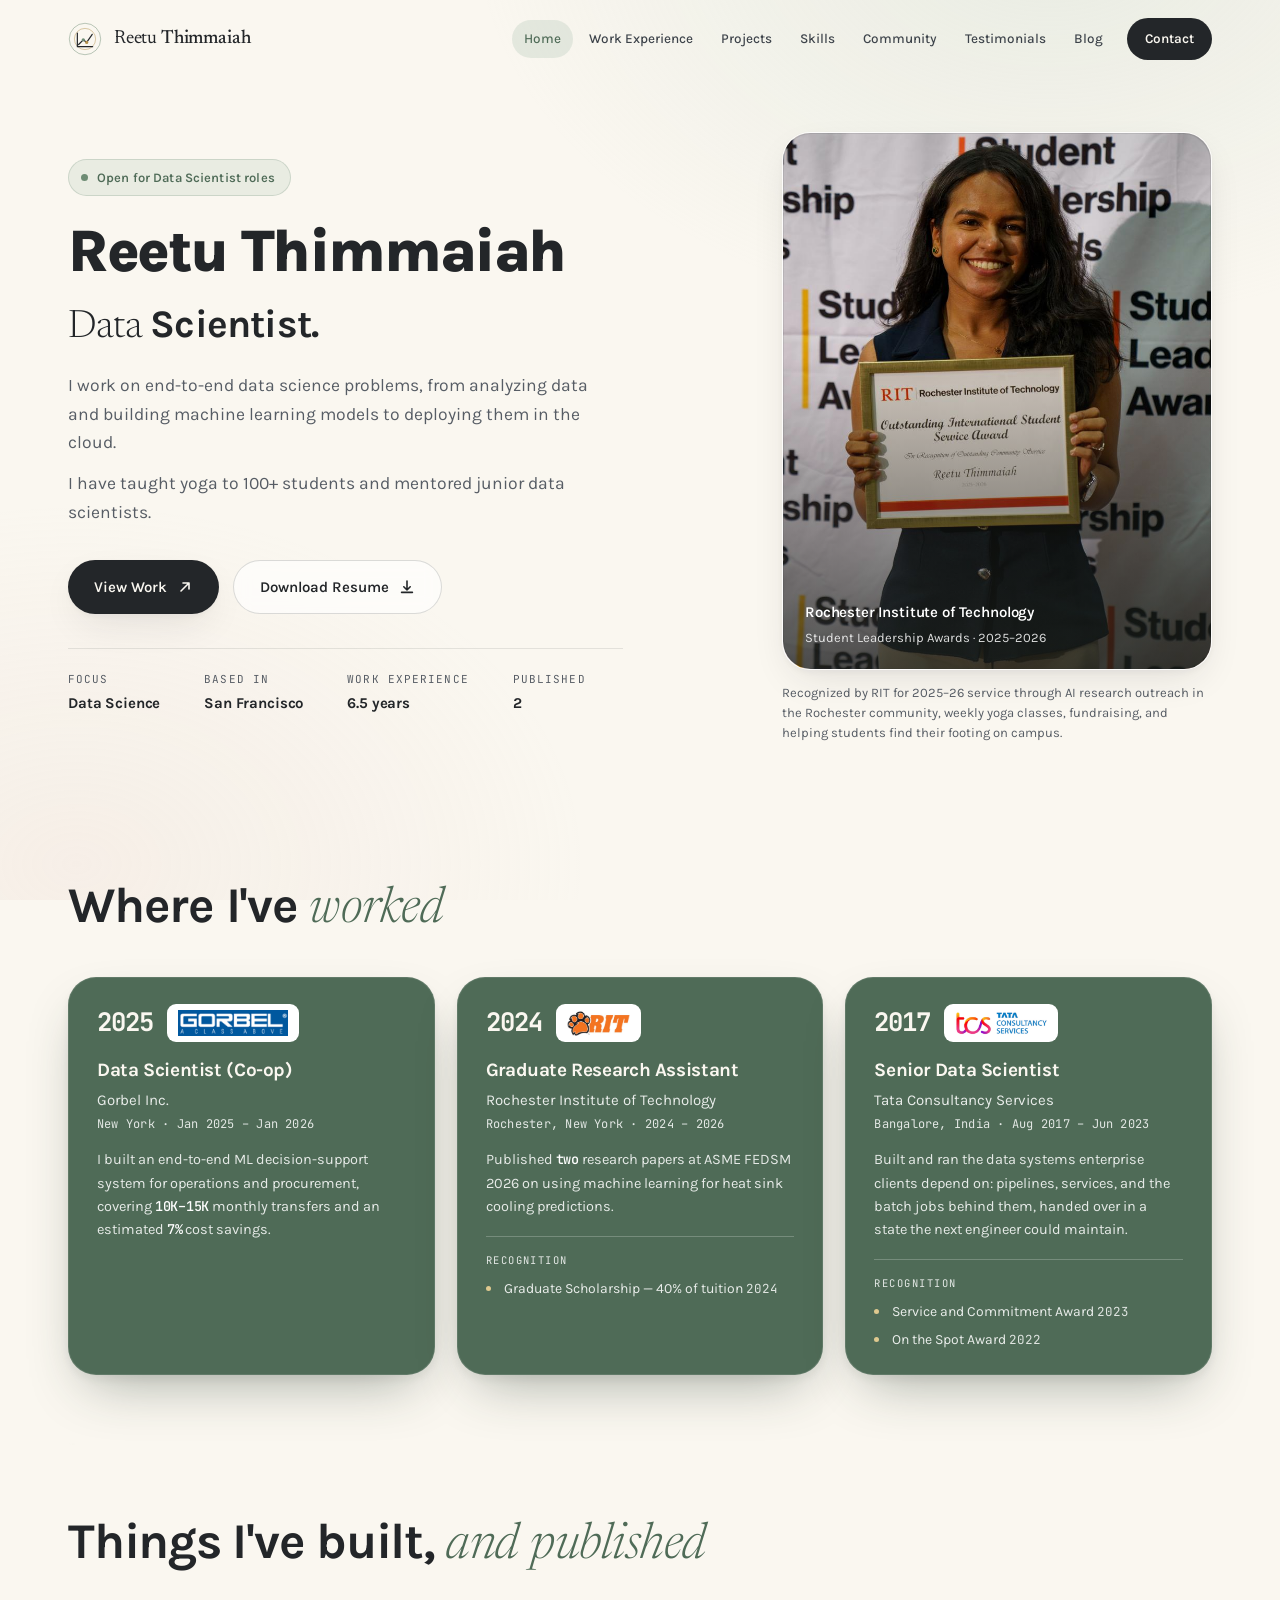
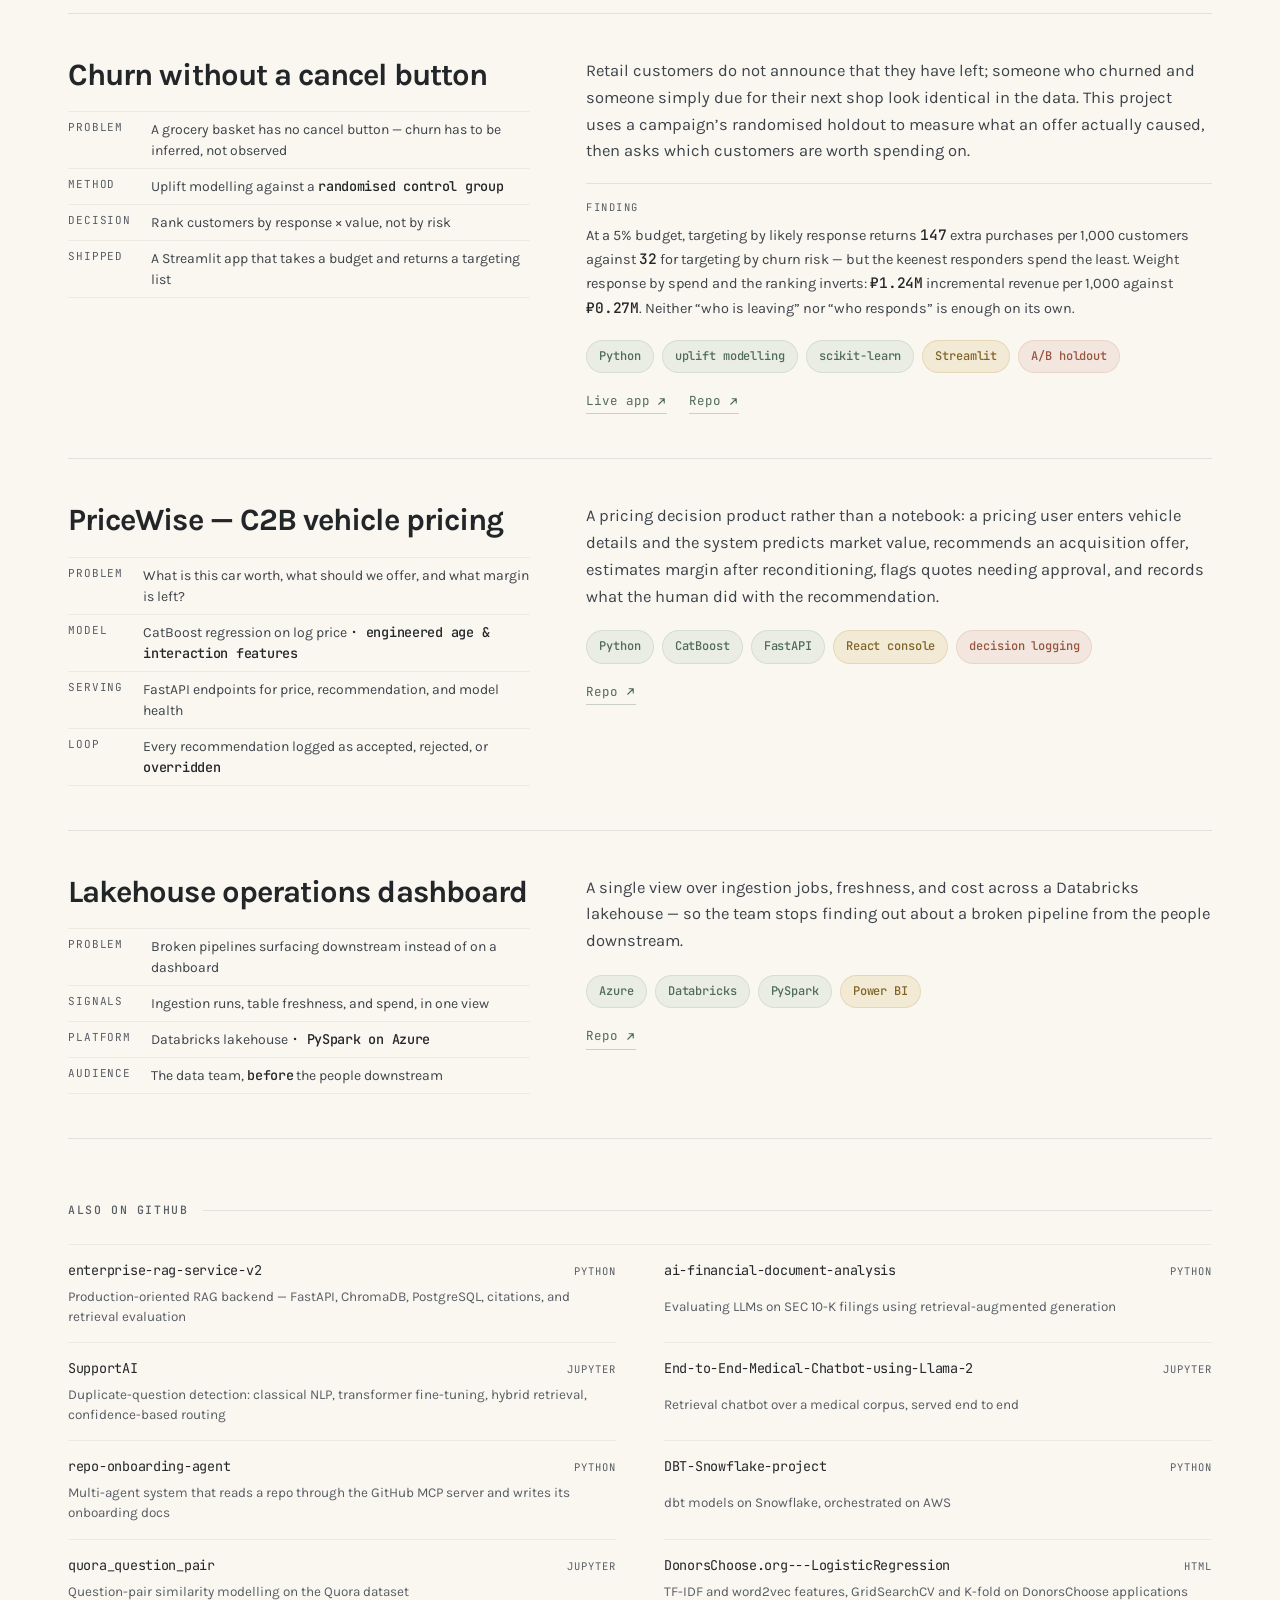
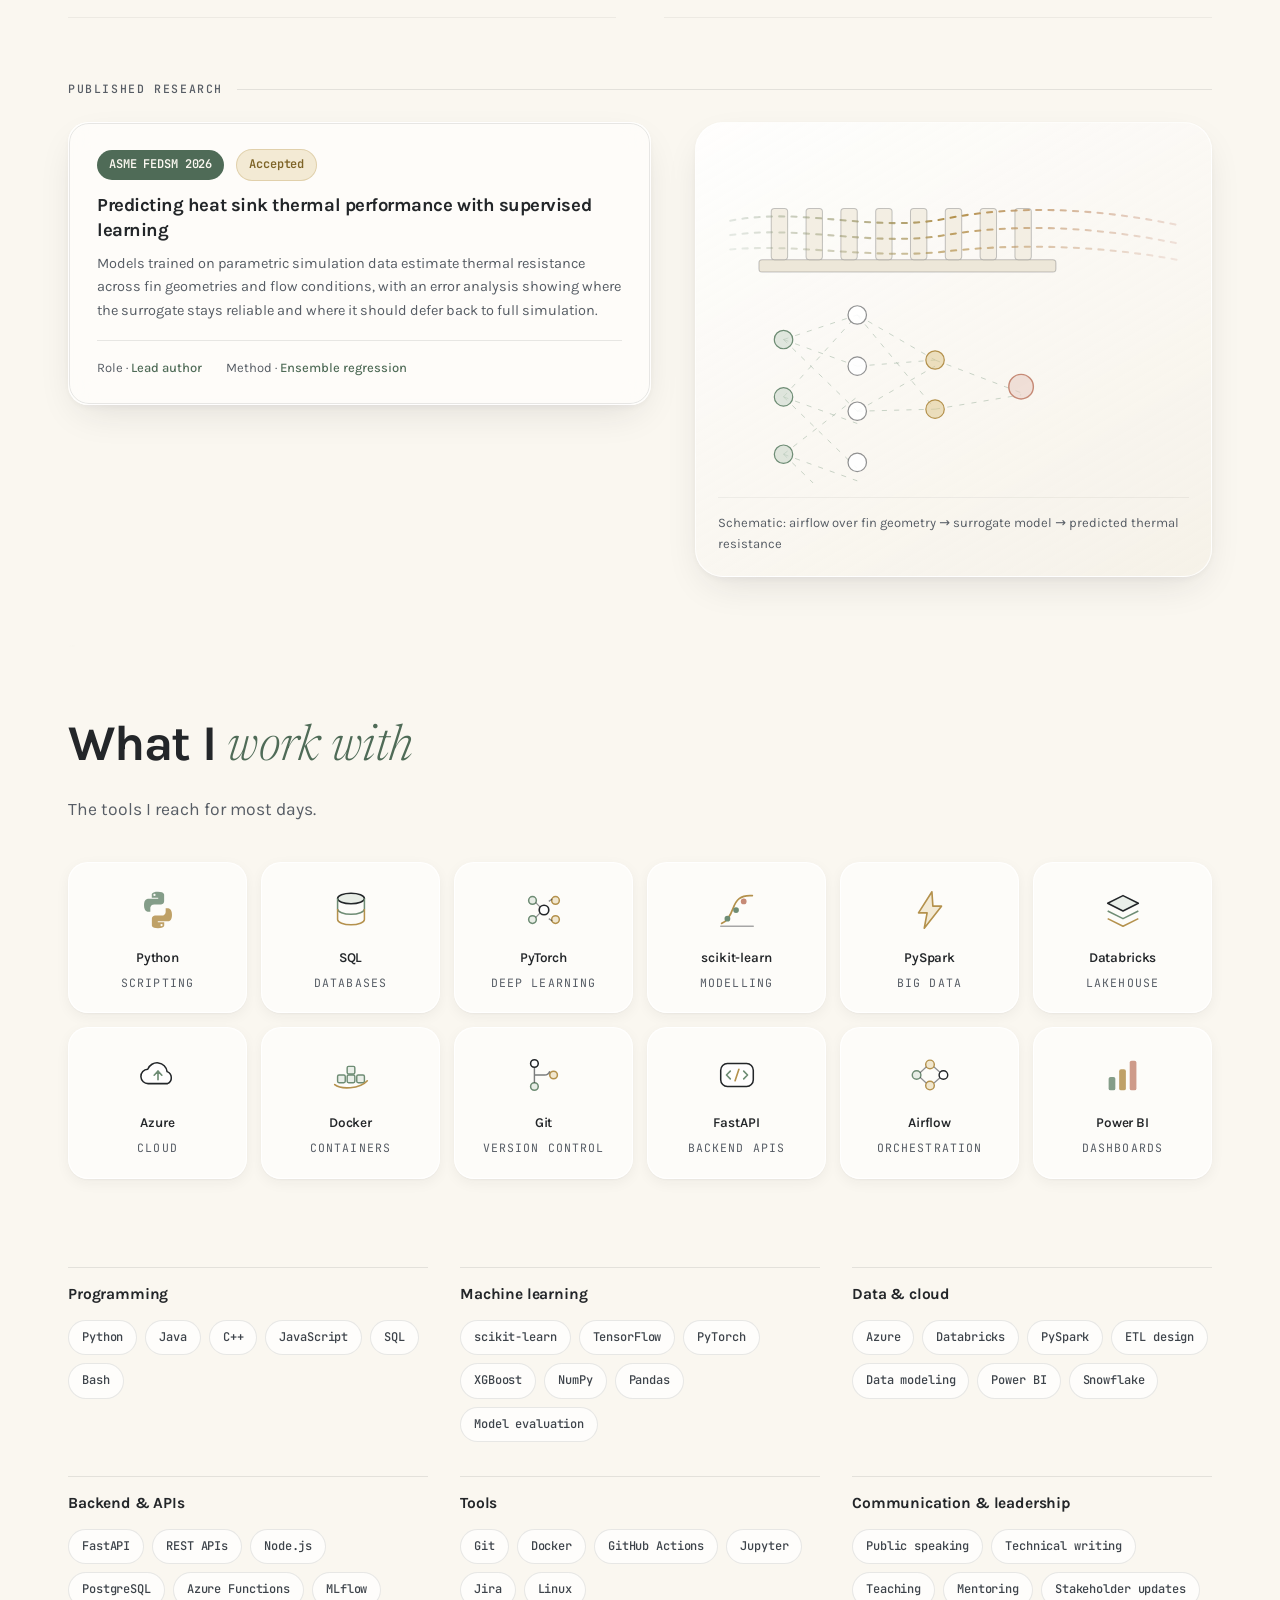
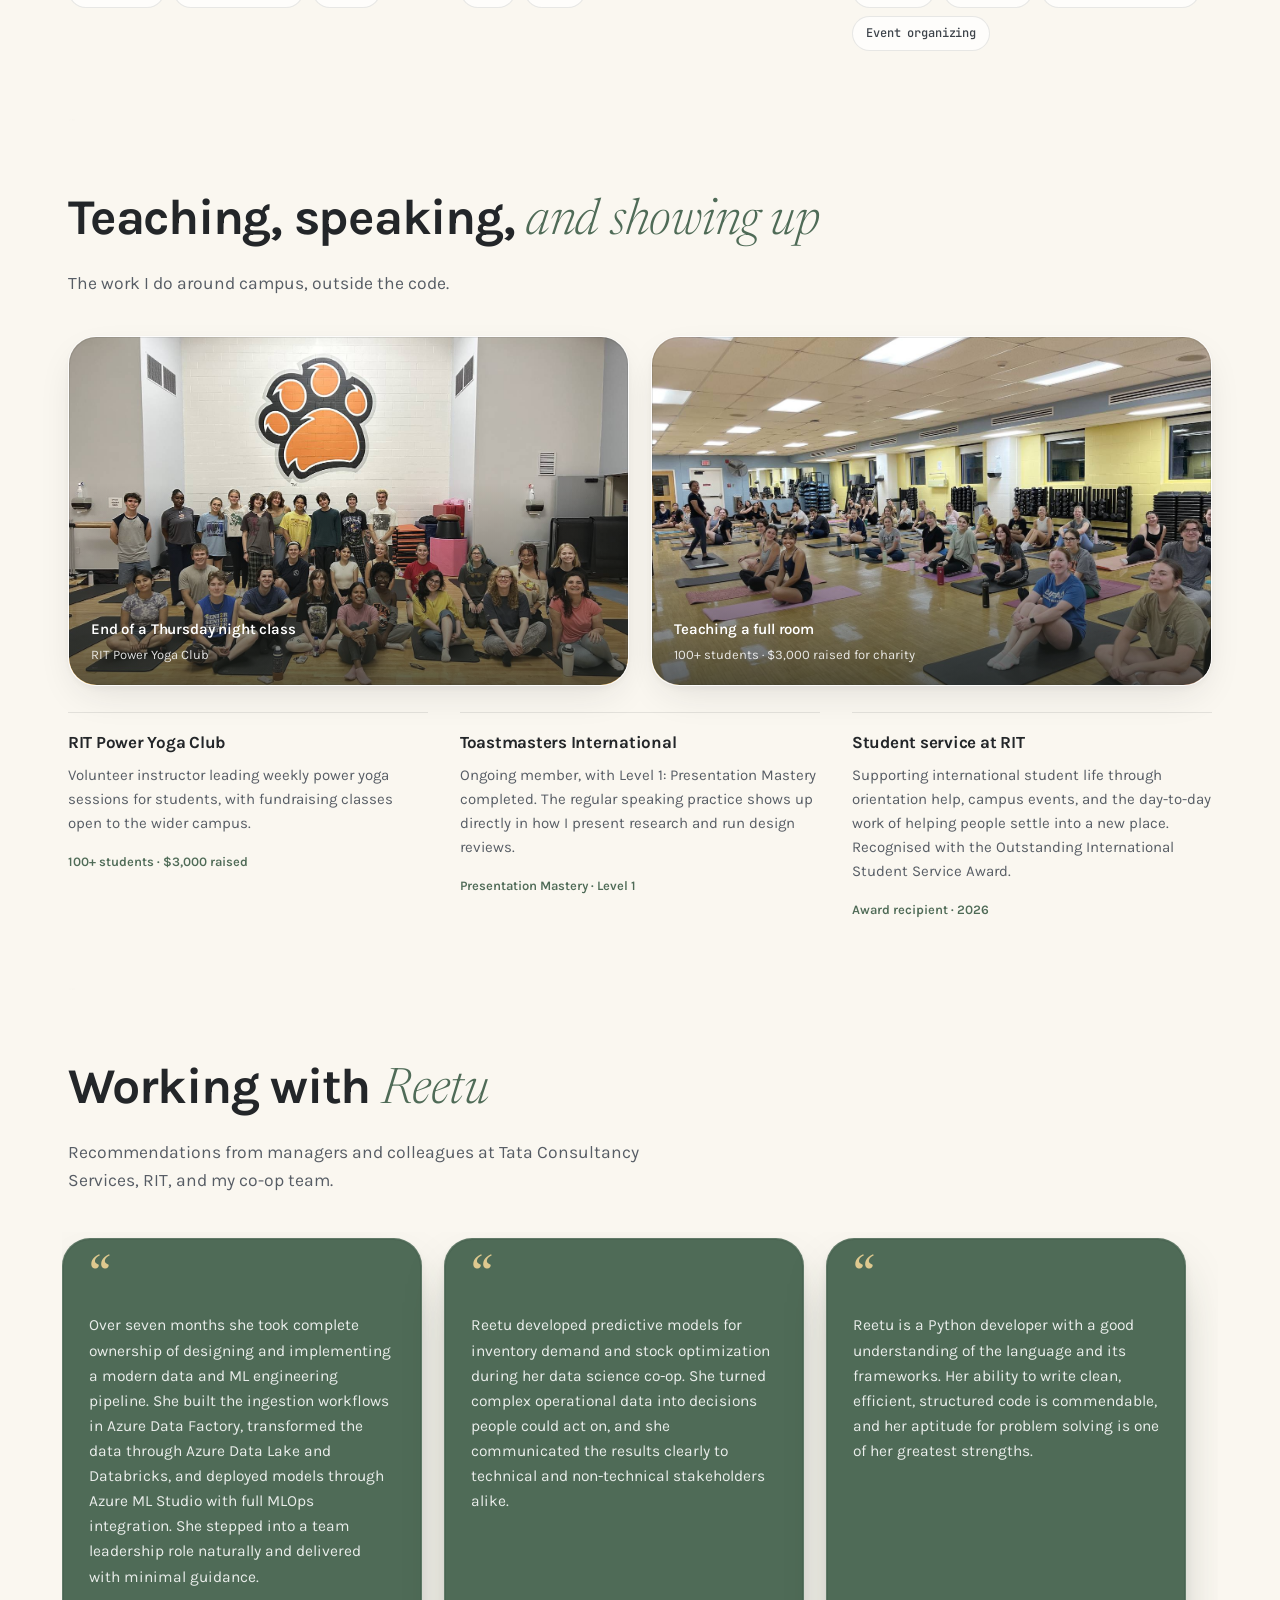
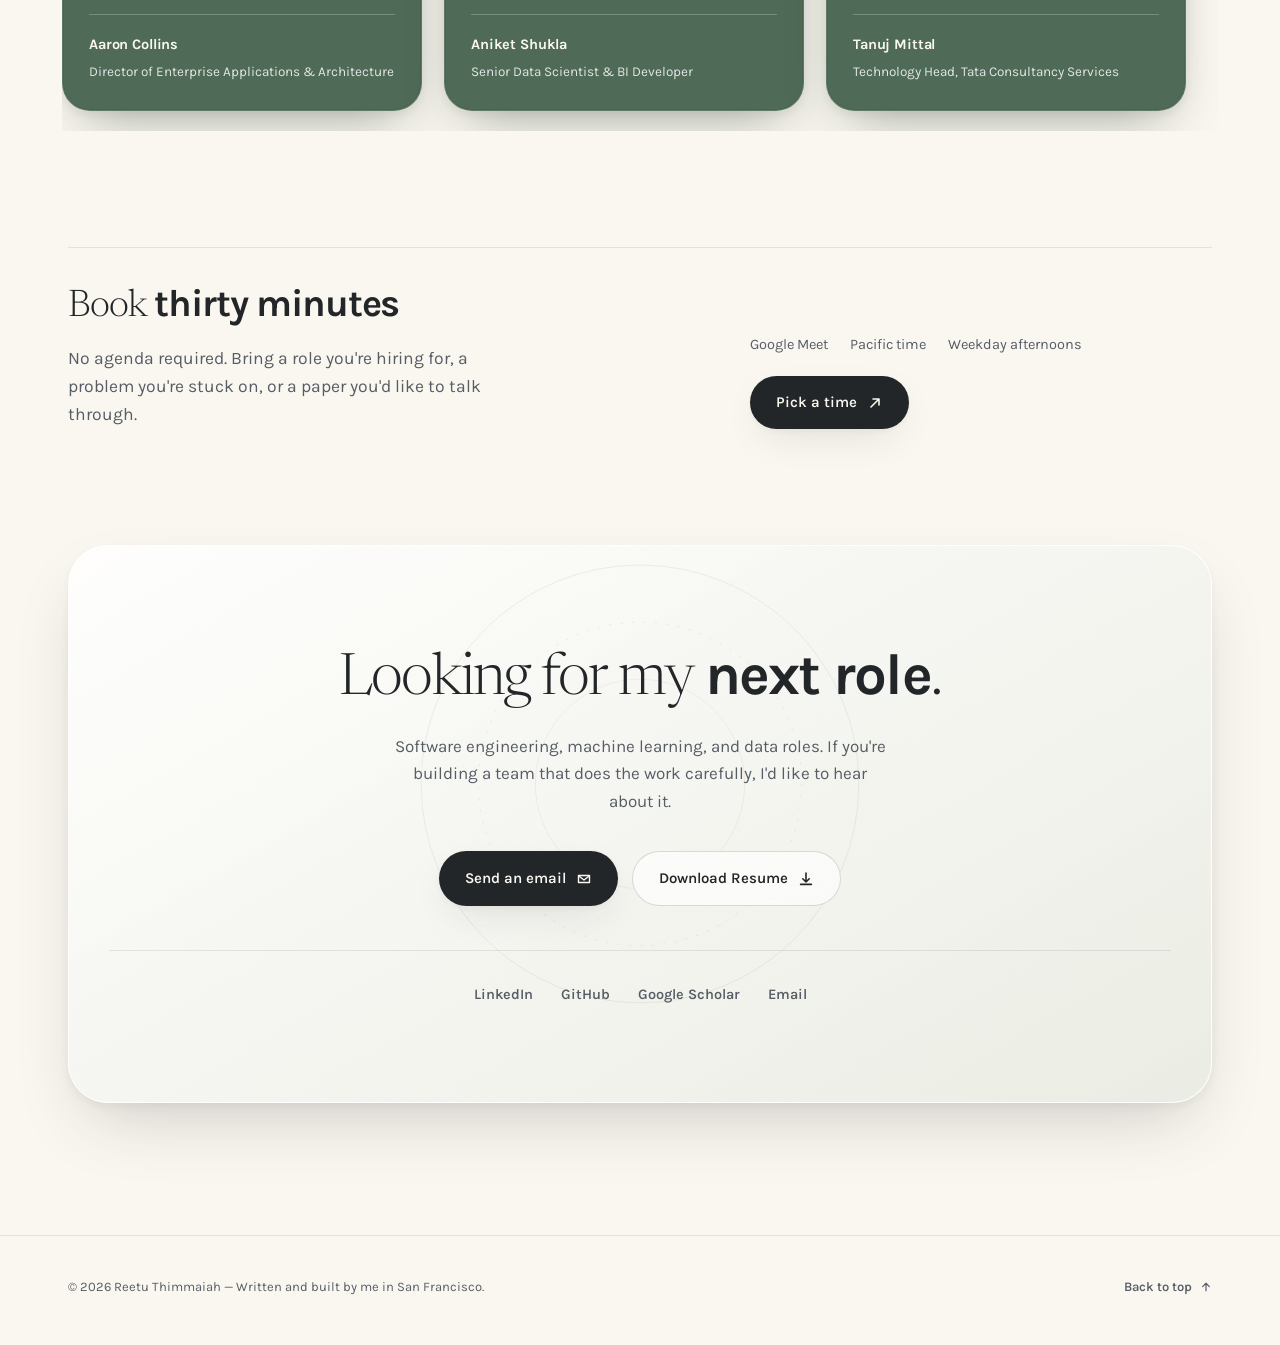
<file: index.html>
<!DOCTYPE html>
<html lang="en">
<head>
<meta charset="UTF-8">
<meta name="viewport" content="width=device-width, initial-scale=1.0">
<title>Reetu Thimmaiah — Machine Learning &amp; Data Science</title>
<meta name="description" content="Reetu Thimmaiah — machine learning engineer and data scientist. Surrogate models for thermal design, production data pipelines on Azure and Databricks, and research published at ASME FEDSM 2026.">
<link rel="canonical" href="https://datascience-portfolio-nine.vercel.app/">
<!-- Social sharing preview (LinkedIn, Facebook, Slack, etc.) -->
<meta property="og:title" content="Reetu Thimmaiah | Data Science Portfolio">
<meta property="og:description" content="Selected work in data science, machine learning, data engineering, applied AI, and research.">
<meta property="og:type" content="website">
<meta property="og:url" content="https://datascience-portfolio-nine.vercel.app/">
<meta property="og:site_name" content="Reetu Thimmaiah">
<meta property="og:image" content="https://datascience-portfolio-nine.vercel.app/images/rit-leadership-award.jpg">
<meta property="og:image:alt" content="Reetu Thimmaiah holding her Outstanding International Student Service Award certificate at RIT">
<!-- X/Twitter sharing preview -->
<meta name="twitter:card" content="summary_large_image">
<meta name="twitter:title" content="Reetu Thimmaiah | Data Science Portfolio">
<meta name="twitter:description" content="Selected work in data science, machine learning, data engineering, applied AI, and research.">
<meta name="twitter:image" content="https://datascience-portfolio-nine.vercel.app/images/rit-leadership-award.jpg">
<link rel="preconnect" href="https://fonts.googleapis.com">
<link rel="preconnect" href="https://fonts.gstatic.com" crossorigin>
<link href="https://fonts.googleapis.com/css2?family=JetBrains+Mono:wght@400;500;700&family=Karla:wght@400;500;600;700;800&family=Newsreader:ital,opsz,wght@0,6..72,300;0,6..72,400;1,6..72,300;1,6..72,400&display=swap" rel="stylesheet">
<link rel="stylesheet" href="css/tokens.css">
<link rel="stylesheet" href="css/styles.css">
<link rel="stylesheet" href="css/ds-styles.css">
</head>
<body>

<!-- ================= NAV ================= -->
<header class="nav" id="nav">
  <div class="nav__in">
    <a href="#home" class="brand" aria-label="Reetu Thimmaiah, home">
      <svg class="brand__mark" viewBox="0 0 40 40" fill="none" aria-hidden="true">
        <circle cx="20" cy="20" r="18.5" stroke="#6E8C74" stroke-width="1.1" opacity=".5"/>
        <circle class="mandala" cx="20" cy="20" r="12.5" stroke="#B4914C" stroke-width="1" opacity=".55"/>
        <path d="M11 29V13M11 29h18" stroke="#232629" stroke-width="1.4" stroke-linecap="round"/>
        <path d="M12.5 26.5 18 21l4 3 6.5-9.5" stroke="#232629" stroke-width="1.4" stroke-linecap="round" stroke-linejoin="round"/>
        <circle cx="18" cy="21" r="1.9" fill="#6E8C74"/><circle cx="22" cy="24" r="1.9" fill="#B4914C"/>
      </svg>
      <span class="brand__name">Reetu <b>Thimmaiah</b></span>
    </a>
    <nav class="nav__links" id="navLinks" aria-label="Primary">
      <a class="nav__link" href="#home">Home</a>
      <a class="nav__link" href="#experience">Work Experience</a>
      <a class="nav__link" href="#work">Projects</a>
      <a class="nav__link" href="#skills">Skills</a>
      <a class="nav__link" href="#community">Community</a>
      <a class="nav__link" href="#testimonials">Testimonials</a>
      <a class="nav__link" href="blog.html">Blog</a>
      <a class="nav__cta" href="#contact">Contact</a>
    </nav>
    <button class="nav__toggle" id="navToggle" aria-label="Open menu" aria-expanded="false" aria-controls="navLinks"><span></span></button>
  </div>
  <div class="nav__progress" id="progress"></div>
</header>

<main>
<!-- ================= HERO ================= -->
<section class="hero" id="home">
  <div class="wrap">
    <div class="hero__grid">
      <div class="hero__text">
        <span class="hero__status"><i class="pulse"></i> Open for Data Scientist roles</span>
        <h1 class="hero__name">Reetu Thimmaiah</h1>

        <h2 class="hero__headline">Data <b>Scientist.</b></h2>
        <p class="hero__copy">I work on end-to-end data science problems, from analyzing data and building machine learning models to deploying them in the cloud.</p>
        <p class="hero__copy">I have taught yoga to 100+ students and mentored junior data scientists.</p>

        <div class="hero__btns">
          <a class="btn btn--primary" href="#work">View Work
            <svg viewBox="0 0 16 16" fill="none" aria-hidden="true"><path d="M4 12L12 4M12 4H6M12 4v6" stroke="currentColor" stroke-width="1.6" stroke-linecap="round" stroke-linejoin="round"/></svg>
          </a>
          <a class="btn btn--ghost" href="#" download>Download Resume
            <svg viewBox="0 0 16 16" fill="none" aria-hidden="true"><path d="M8 2v9m0 0l3.2-3.2M8 11L4.8 7.8M2.6 13.4h10.8" stroke="currentColor" stroke-width="1.6" stroke-linecap="round" stroke-linejoin="round"/></svg>
          </a>
        </div>

        <dl class="hero__meta">
          <div><dt>Focus</dt><dd>Data Science</dd></div>
          <div><dt>Based in</dt><dd>San Francisco</dd></div>
          <div><dt>Work Experience</dt><dd>6.5 years</dd></div>
          <div><dt>Published</dt><dd>2</dd></div>
        </dl>
      </div>

      <div class="stage-wrap">
      <figure class="stage photo photo--cap rv">
        <img src="images/rit-leadership-award.jpg" alt="Reetu Thimmaiah holding her Outstanding International Student Service Award certificate at the RIT Student Leadership Awards" decoding="async" fetchpriority="high">
        <figcaption class="photo__cap"><b>Rochester Institute of Technology</b><span>Student Leadership Awards · 2025–2026</span></figcaption>
      </figure>
      <p class="stage__note rv">Recognized by RIT for 2025–26 service through AI research outreach in the Rochester community, weekly yoga classes, fundraising, and helping students find their footing on campus.</p>
      </div>
    </div>
  </div>
</section>



<div class="breath" aria-hidden="true">
  <svg viewBox="0 0 1200 46" preserveAspectRatio="none">
    <defs><linearGradient id="breathGrad" x1="0" x2="1"><stop offset="0" stop-color="#6E8C74" stop-opacity="0"/><stop offset=".5" stop-color="#6E8C74"/><stop offset="1" stop-color="#B4914C" stop-opacity="0"/></linearGradient></defs>
    <path class="breath__path" d="M0 23 C 150 23 180 4 300 4 S 450 42 600 42 S 750 4 900 4 S 1050 23 1200 23"/>
  </svg>
</div>

<!-- ================= EXPERIENCE ================= -->
<section class="section" id="experience">
  <div class="wrap">
    <div class="s-head rv">
      <h2 class="s-title">Where I've <em>worked</em></h2>
    </div>

    <div class="xp-grid">
      <article class="xp rv">
        <div class="xp__top">
          <span class="xp__year">2025</span>
          <span class="xp__logo" aria-hidden="true"><img src="images/gorbel.png" alt=""
               onload="this.nextElementSibling.remove()" onerror="this.remove()"><b>Gorbel</b></span>
        </div>
        <h3 class="xp__org">Data Scientist (Co-op)</h3>
        <p class="xp__co">Gorbel Inc.</p>
        <p class="xp__dates">New York &middot; Jan 2025 &ndash; Jan 2026</p>
        <p class="xp__desc">I built an end-to-end ML decision-support system for operations and procurement, covering <b>10K&ndash;15K</b> monthly transfers and an estimated <b>7%</b> cost savings.</p>
      </article>

      <article class="xp rv">
        <div class="xp__top">
          <span class="xp__year">2024</span>
          <span class="xp__logo" aria-hidden="true"><img src="images/rit.png" alt=""
               onload="this.nextElementSibling.remove()" onerror="this.remove()"><b>RIT</b></span>
        </div>
        <h3 class="xp__org">Graduate Research Assistant</h3>
        <p class="xp__co">Rochester Institute of Technology</p>
        <p class="xp__dates">Rochester, New York &middot; 2024 &ndash; 2026</p>
        <p class="xp__desc">Published <b>two</b> research papers at ASME FEDSM 2026 on using machine learning for heat sink cooling predictions.</p>
        <div class="xp__rec">
          <div class="xp__reck">Recognition</div>
          <ul>
            <li>Graduate Scholarship &mdash; 40% of tuition <span>2024</span></li>
          </ul>
        </div>
      </article>

      <article class="xp rv">
        <div class="xp__top">
          <span class="xp__year">2017</span>
          <span class="xp__logo" aria-hidden="true"><img src="images/tcs.png" alt=""
               onload="this.nextElementSibling.remove()" onerror="this.remove()"><b>TCS</b></span>
        </div>
        <h3 class="xp__org">Senior Data Scientist</h3>
        <p class="xp__co">Tata Consultancy Services</p>
        <p class="xp__dates">Bangalore, India &middot; Aug 2017 &ndash; Jun 2023</p>
        <p class="xp__desc">Built and ran the data systems enterprise clients depend on: pipelines, services, and the batch jobs behind them, handed over in a state the next engineer could maintain.</p>
        <div class="xp__rec">
          <div class="xp__reck">Recognition</div>
          <ul>
            <li>Service and Commitment Award <span>2023</span></li>
            <li>On the Spot Award <span>2022</span></li>
          </ul>
        </div>
      </article>
    </div>
  </div>
</section>

<div class="breath" aria-hidden="true">
  <svg viewBox="0 0 1200 46" preserveAspectRatio="none">
    <path class="breath__path" d="M0 23 C 150 23 180 4 300 4 S 450 42 600 42 S 750 4 900 4 S 1050 23 1200 23"/>
  </svg>
</div>

<!-- ================= WORK ================= -->
<section class="section" id="work">
  <div class="wrap">
    <div class="s-head rv">
      <h2 class="s-title">Things I've built, <em>and published</em></h2>
    </div>

    <div class="work-grid">

      <article class="proj rv">
        <div class="proj__body">
          <div class="proj__meta">
            <h3>Churn without a cancel button</h3>
            <dl class="spec-rows">
              <div class="spec-row"><dt>Problem</dt><dd>A grocery basket has no cancel button &mdash; churn has to be inferred, not observed</dd></div>
              <div class="spec-row"><dt>Method</dt><dd>Uplift modelling against a <b>randomised control group</b></dd></div>
              <div class="spec-row"><dt>Decision</dt><dd>Rank customers by response &times; value, not by risk</dd></div>
              <div class="spec-row"><dt>Shipped</dt><dd>A Streamlit app that takes a budget and returns a targeting list</dd></div>
            </dl>
          </div>
          <div>
            <p>Retail customers do not announce that they have left; someone who churned and someone simply due for their next shop look identical in the data. This project uses a campaign&rsquo;s randomised holdout to measure what an offer actually caused, then asks which customers are worth spending on.</p>
            <div class="finding">
              <div class="finding__k">Finding</div>
              <p>At a 5% budget, targeting by likely response returns <b>147</b> extra purchases per 1,000 customers against <b>32</b> for targeting by churn risk &mdash; but the keenest responders spend the least. Weight response by spend and the ranking inverts: <b>&#8381;1.24M</b> incremental revenue per 1,000 against <b>&#8381;0.27M</b>. Neither &ldquo;who is leaving&rdquo; nor &ldquo;who responds&rdquo; is enough on its own.</p>
            </div>
            <div class="tags"><span class="tag">Python</span><span class="tag">uplift modelling</span><span class="tag">scikit-learn</span><span class="tag tag--gold">Streamlit</span><span class="tag tag--clay">A/B holdout</span></div>
            <div class="proj__links">
              <a href="https://retention-targeting.streamlit.app" rel="noopener">Live app <svg viewBox="0 0 16 16" fill="none" aria-hidden="true"><path d="M4 12L12 4M12 4H6M12 4v6" stroke="currentColor" stroke-width="1.6" stroke-linecap="round" stroke-linejoin="round"/></svg></a>
              <a href="https://github.com/reetu95/Customer-Retention-Segmentation-Uplift" rel="noopener">Repo <svg viewBox="0 0 16 16" fill="none" aria-hidden="true"><path d="M4 12L12 4M12 4H6M12 4v6" stroke="currentColor" stroke-width="1.6" stroke-linecap="round" stroke-linejoin="round"/></svg></a>
            </div>
          </div>
        </div>
      </article>

      <article class="proj rv">
        <div class="proj__body">
          <div class="proj__meta">
            <h3>PriceWise &mdash; C2B vehicle pricing</h3>
            <dl class="spec-rows">
              <div class="spec-row"><dt>Problem</dt><dd>What is this car worth, what should we offer, and what margin is left?</dd></div>
              <div class="spec-row"><dt>Model</dt><dd>CatBoost regression on log price <b>· engineered age &amp; interaction features</b></dd></div>
              <div class="spec-row"><dt>Serving</dt><dd>FastAPI endpoints for price, recommendation, and model health</dd></div>
              <div class="spec-row"><dt>Loop</dt><dd>Every recommendation logged as accepted, rejected, or <b>overridden</b></dd></div>
            </dl>
          </div>
          <div>
            <p>A pricing decision product rather than a notebook: a pricing user enters vehicle details and the system predicts market value, recommends an acquisition offer, estimates margin after reconditioning, flags quotes needing approval, and records what the human did with the recommendation.</p>
            <div class="tags"><span class="tag">Python</span><span class="tag">CatBoost</span><span class="tag">FastAPI</span><span class="tag tag--gold">React console</span><span class="tag tag--clay">decision logging</span></div>
            <div class="proj__links">
              <a href="https://github.com/reetu95/AutopricingNew" rel="noopener">Repo <svg viewBox="0 0 16 16" fill="none" aria-hidden="true"><path d="M4 12L12 4M12 4H6M12 4v6" stroke="currentColor" stroke-width="1.6" stroke-linecap="round" stroke-linejoin="round"/></svg></a>
            </div>
          </div>
        </div>
      </article>

      <article class="proj rv">
        <div class="proj__body">
          <div class="proj__meta">
            <h3>Lakehouse operations dashboard</h3>
            <dl class="spec-rows">
            <div class="spec-row"><dt>Problem</dt><dd>Broken pipelines surfacing downstream instead of on a dashboard</dd></div>
            <div class="spec-row"><dt>Signals</dt><dd>Ingestion runs, table freshness, and spend, in one view</dd></div>
            <div class="spec-row"><dt>Platform</dt><dd>Databricks lakehouse <b>· PySpark on Azure</b></dd></div>
            <div class="spec-row"><dt>Audience</dt><dd>The data team, <b>before</b> the people downstream</dd></div>
            </dl>
          </div>
          <div>
            <p>A single view over ingestion jobs, freshness, and cost across a Databricks lakehouse — so the team stops finding out about a broken pipeline from the people downstream.</p>
            <div class="tags"><span class="tag">Azure</span><span class="tag">Databricks</span><span class="tag">PySpark</span><span class="tag tag--gold">Power BI</span></div>
            <div class="proj__links">
              <a href="https://github.com/reetu95/realtime-inventory-lakehouse" rel="noopener">Repo <svg viewBox="0 0 16 16" fill="none" aria-hidden="true"><path d="M4 12L12 4M12 4H6M12 4v6" stroke="currentColor" stroke-width="1.6" stroke-linecap="round" stroke-linejoin="round"/></svg></a>
            </div>
          </div>
        </div>
      </article>

    </div>

    <div class="stack-note stack-note--gap rv"><span>Also on GitHub</span><i></i></div>

    <div class="repo-list rv">
      <a class="repo" href="https://github.com/reetu95/enterprise-rag-service-v2" rel="noopener">
        <span class="repo__n">enterprise-rag-service-v2</span><span class="repo__l">Python</span>
        <span class="repo__d">Production-oriented RAG backend &mdash; FastAPI, ChromaDB, PostgreSQL, citations, and retrieval evaluation</span>
      </a>
      <a class="repo" href="https://github.com/reetu95/ai-financial-document-analysis" rel="noopener">
        <span class="repo__n">ai-financial-document-analysis</span><span class="repo__l">Python</span>
        <span class="repo__d">Evaluating LLMs on SEC 10-K filings using retrieval-augmented generation</span>
      </a>
      <a class="repo" href="https://github.com/reetu95/SupportAI" rel="noopener">
        <span class="repo__n">SupportAI</span><span class="repo__l">Jupyter</span>
        <span class="repo__d">Duplicate-question detection: classical NLP, transformer fine-tuning, hybrid retrieval, confidence-based routing</span>
      </a>
      <a class="repo" href="https://github.com/reetu95/End-to-End-Medical-Chatbot-using-Llama-2" rel="noopener">
        <span class="repo__n">End-to-End-Medical-Chatbot-using-Llama-2</span><span class="repo__l">Jupyter</span>
        <span class="repo__d">Retrieval chatbot over a medical corpus, served end to end</span>
      </a>
      <a class="repo" href="https://github.com/reetu95/repo-onboarding-agent" rel="noopener">
        <span class="repo__n">repo-onboarding-agent</span><span class="repo__l">Python</span>
        <span class="repo__d">Multi-agent system that reads a repo through the GitHub MCP server and writes its onboarding docs</span>
      </a>
      <a class="repo" href="https://github.com/reetu95/DBT-Snowflake-project" rel="noopener">
        <span class="repo__n">DBT-Snowflake-project</span><span class="repo__l">Python</span>
        <span class="repo__d">dbt models on Snowflake, orchestrated on AWS</span>
      </a>
      <a class="repo" href="https://github.com/reetu95/quora_question_pair" rel="noopener">
        <span class="repo__n">quora_question_pair</span><span class="repo__l">Jupyter</span>
        <span class="repo__d">Question-pair similarity modelling on the Quora dataset</span>
      </a>
      <a class="repo" href="https://github.com/reetu95/DonorsChoose.org---LogisticRegression" rel="noopener">
        <span class="repo__n">DonorsChoose.org---LogisticRegression</span><span class="repo__l">HTML</span>
        <span class="repo__d">TF-IDF and word2vec features, GridSearchCV and K-fold on DonorsChoose applications</span>
      </a>
    </div>

    <div class="stack-note stack-note--gap rv"><span>Published research</span><i></i></div>

    <div class="research">
      <div class="res-cards">
        <article class="card res rv">
          <div class="res__top"><span class="badge badge--sage">ASME FEDSM 2026</span><span class="badge badge--gold">Accepted</span></div>
          <h3>Predicting heat sink thermal performance with supervised learning</h3>
          <p>Models trained on parametric simulation data estimate thermal resistance across fin geometries and flow conditions, with an error analysis showing where the surrogate stays reliable and where it should defer back to full simulation.</p>
          <div class="res__meta"><span>Role · <b>Lead author</b></span><span>Method · <b>Ensemble regression</b></span></div>
        </article>

      </div>

      <div class="res-vis rv" style="transition-delay:.1s">
        <svg viewBox="0 0 460 330" fill="none" aria-hidden="true">
          <defs>
            <linearGradient id="flowG" x1="0" x2="1"><stop offset="0" stop-color="#6E8C74" stop-opacity=".2"/><stop offset=".5" stop-color="#B4914C"/><stop offset="1" stop-color="#C68A76" stop-opacity=".25"/></linearGradient>
          </defs>
          <!-- thermal airflow over fins -->
          <g>
            <rect x="40" y="112" width="290" height="12" rx="3" fill="#EDE7D9" stroke="#232629" stroke-opacity=".25"/>
            <g stroke="#232629" stroke-opacity=".25" fill="#F3EEE3">
              <rect x="52" y="62" width="16" height="50" rx="3"/><rect x="86" y="62" width="16" height="50" rx="3"/><rect x="120" y="62" width="16" height="50" rx="3"/>
              <rect x="154" y="62" width="16" height="50" rx="3"/><rect x="188" y="62" width="16" height="50" rx="3"/><rect x="222" y="62" width="16" height="50" rx="3"/>
              <rect x="256" y="62" width="16" height="50" rx="3"/><rect x="290" y="62" width="16" height="50" rx="3"/>
            </g>
            <g stroke="url(#flowG)" stroke-width="2" fill="none" stroke-linecap="round">
              <path class="dash" d="M12 74c70-14 140 12 210-2s150-10 226 6"/>
              <path class="dash" d="M12 88c70-10 140 12 210 0s150-8 226 8" opacity=".85"/>
              <path class="dash" d="M12 102c70-6 140 10 210 2s150-6 226 8" opacity=".7"/>
            </g>
          </g>
          <!-- ML node graph -->
          <g transform="translate(0,150)">
            <g stroke="#6E8C74" stroke-opacity=".38" stroke-width=".9">
              <path class="dash" d="M64 40l72-24M64 40l72 26M64 40l72 70M64 96l72-80M64 96l72 26M64 96l72 70M64 152l72-56M64 152l72 26M64 152l72 70"/>
              <path class="dash" d="M136 16l76 44M136 66l76-6M136 110l76-44M136 16l76 92M136 110l76-2"/>
              <path class="dash" d="M212 60l84 32M212 108l84-14"/>
            </g>
            <g fill="rgba(199,214,200,.55)" stroke="#6E8C74" stroke-width="1.2">
              <circle cx="64" cy="40" r="9"/><circle cx="64" cy="96" r="9"/><circle cx="64" cy="152" r="9"/>
            </g>
            <g fill="rgba(255,255,255,.9)" stroke="#232629" stroke-opacity=".5" stroke-width="1.2">
              <circle cx="136" cy="16" r="9"/><circle cx="136" cy="66" r="9"/><circle cx="136" cy="110" r="9"/><circle cx="136" cy="160" r="9"/>
            </g>
            <g fill="rgba(223,201,143,.55)" stroke="#B4914C" stroke-width="1.2">
              <circle cx="212" cy="60" r="9"/><circle cx="212" cy="108" r="9"/>
            </g>
            <circle cx="296" cy="86" r="12" fill="rgba(232,207,197,.6)" stroke="#C68A76" stroke-width="1.4"/>
          </g>
        </svg>
        <div class="res-vis__cap">
          <span>Schematic: airflow over fin geometry → surrogate model → predicted thermal resistance</span>
        </div>
      </div>
    </div>
  </div>
</section>

<div class="breath" aria-hidden="true">
  <svg viewBox="0 0 1200 46" preserveAspectRatio="none">
    <path class="breath__path" d="M0 23 C 150 23 180 4 300 4 S 450 42 600 42 S 750 4 900 4 S 1050 23 1200 23"/>
  </svg>
</div>


<!-- ================= SKILLS ================= -->
<section class="section" id="skills">
  <div class="wrap">
    <div class="s-head rv">
      <h2 class="s-title">What I <em>work with</em></h2>
      <p class="s-lede">The tools I reach for most days.</p>
    </div>

    <div class="stack">
        <div class="stack__item rv" style="transition-delay:0.00s">
          <svg class="stack__ico" viewBox="0 0 48 48" fill="none" aria-hidden="true" style="animation-delay:0.00s"><path d="M24 5c-7 0-6.5 3-6.5 3v3.2h6.7v1H14s-4.6-.5-4.6 6.7 4 7 4 7h2.6v-3.6s-.1-4 4-4h6.6s3.8.1 3.8-3.7v-6.2S31 5 24 5Zm-3.7 2.1a1.2 1.2 0 1 1 0 2.4 1.2 1.2 0 0 1 0-2.4Z" fill="#6E8C74" opacity=".85"/><path d="M24 43c7 0 6.5-3 6.5-3v-3.2h-6.7v-1H34s4.6.5 4.6-6.7-4-7-4-7H32v3.6s.1 4-4 4h-6.6s-3.8-.1-3.8 3.7v6.2S17 43 24 43Zm3.7-2.1a1.2 1.2 0 1 1 0-2.4 1.2 1.2 0 0 1 0 2.4Z" fill="#B4914C" opacity=".85"/></svg>
          <div class="stack__name">Python</div>
          <div class="stack__cat">Scripting</div>
        </div>
        <div class="stack__item rv" style="transition-delay:0.03s">
          <svg class="stack__ico" viewBox="0 0 48 48" fill="none" aria-hidden="true" style="animation-delay:0.28s"><ellipse cx="24" cy="12" rx="14" ry="5.5" stroke="#232629" stroke-width="1.6" fill="rgba(199,214,200,.4)"/><path d="M10 12v11c0 3 6.3 5.5 14 5.5s14-2.5 14-5.5V12" stroke="#6E8C74" stroke-width="1.6" fill="none"/><path d="M10 23v11c0 3 6.3 5.5 14 5.5s14-2.5 14-5.5V23" stroke="#B4914C" stroke-width="1.6" fill="none"/></svg>
          <div class="stack__name">SQL</div>
          <div class="stack__cat">Databases</div>
        </div>
        <div class="stack__item rv" style="transition-delay:0.06s">
          <svg class="stack__ico" viewBox="0 0 48 48" fill="none" aria-hidden="true" style="animation-delay:0.56s"><circle cx="12" cy="14" r="4" stroke="#6E8C74" stroke-width="1.6" fill="rgba(199,214,200,.4)"/><circle cx="12" cy="34" r="4" stroke="#6E8C74" stroke-width="1.6" fill="rgba(199,214,200,.4)"/><circle cx="24" cy="24" r="5" stroke="#232629" stroke-width="1.7" fill="#fff"/><circle cx="36" cy="14" r="4" stroke="#B4914C" stroke-width="1.6" fill="rgba(223,201,143,.4)"/><circle cx="36" cy="34" r="4" stroke="#B4914C" stroke-width="1.6" fill="rgba(223,201,143,.4)"/><path d="M15.4 16.3 20 21m-4.6 10.7L20 27m9 6 3.6 2.6M29 15l3.6-2.6" stroke="#232629" stroke-width="1.3" opacity=".5"/></svg>
          <div class="stack__name">PyTorch</div>
          <div class="stack__cat">Deep learning</div>
        </div>
        <div class="stack__item rv" style="transition-delay:0.09s">
          <svg class="stack__ico" viewBox="0 0 48 48" fill="none" aria-hidden="true" style="animation-delay:0.84s"><path d="M8 38c6-2 9-8 12-16S27 8 40 9" stroke="#B4914C" stroke-width="1.8" fill="none" stroke-linecap="round"/><circle cx="14" cy="33" r="3" fill="#6E8C74"/><circle cx="23" cy="24" r="3" fill="#6E8C74"/><circle cx="31" cy="15" r="3" fill="#C68A76"/><path d="M7 41h34" stroke="#232629" stroke-width="1.4" opacity=".4" stroke-linecap="round"/></svg>
          <div class="stack__name">scikit-learn</div>
          <div class="stack__cat">Modelling</div>
        </div>
        <div class="stack__item rv" style="transition-delay:0.12s">
          <svg class="stack__ico" viewBox="0 0 48 48" fill="none" aria-hidden="true" style="animation-delay:1.12s"><path d="M26 5 12 27h9l-3 16 18-23h-9l-1-15Z" stroke="#B4914C" stroke-width="1.7" fill="rgba(223,201,143,.35)" stroke-linejoin="round"/></svg>
          <div class="stack__name">PySpark</div>
          <div class="stack__cat">Big data</div>
        </div>
        <div class="stack__item rv" style="transition-delay:0.15s">
          <svg class="stack__ico" viewBox="0 0 48 48" fill="none" aria-hidden="true" style="animation-delay:1.40s"><path d="M8 17 24 9l16 8-16 8-16-8Z" stroke="#232629" stroke-width="1.6" fill="rgba(199,214,200,.35)" stroke-linejoin="round"/><path d="M8 25l16 8 16-8" stroke="#6E8C74" stroke-width="1.6" fill="none" stroke-linejoin="round"/><path d="M8 33l16 8 16-8" stroke="#B4914C" stroke-width="1.6" fill="none" stroke-linejoin="round"/></svg>
          <div class="stack__name">Databricks</div>
          <div class="stack__cat">Lakehouse</div>
        </div>
        <div class="stack__item rv" style="transition-delay:0.18s">
          <svg class="stack__ico" viewBox="0 0 48 48" fill="none" aria-hidden="true" style="animation-delay:0.00s"><path d="M14 33a7.5 7.5 0 0 1-.7-15 10.5 10.5 0 0 1 20.2 2.5A6.8 6.8 0 0 1 34 33H14Z" stroke="#232629" stroke-width="1.6" fill="rgba(255,255,255,.7)" stroke-linejoin="round"/><path d="M24 29v-9m0 0-4 4.2m4-4.2 4 4.2" stroke="#6E8C74" stroke-width="1.7" stroke-linecap="round" stroke-linejoin="round"/></svg>
          <div class="stack__name">Azure</div>
          <div class="stack__cat">Cloud</div>
        </div>
        <div class="stack__item rv" style="transition-delay:0.21s">
          <svg class="stack__ico" viewBox="0 0 48 48" fill="none" aria-hidden="true" style="animation-delay:0.28s"><g stroke="#6E8C74" stroke-width="1.5" fill="rgba(199,214,200,.35)"><rect x="10" y="24" width="8" height="8" rx="1.5"/><rect x="20" y="24" width="8" height="8" rx="1.5"/><rect x="30" y="24" width="8" height="8" rx="1.5"/><rect x="20" y="15" width="8" height="8" rx="1.5"/></g><path d="M7 34c6 5 26 5 34-4" stroke="#B4914C" stroke-width="1.7" fill="none" stroke-linecap="round"/></svg>
          <div class="stack__name">Docker</div>
          <div class="stack__cat">Containers</div>
        </div>
        <div class="stack__item rv" style="transition-delay:0.24s">
          <svg class="stack__ico" viewBox="0 0 48 48" fill="none" aria-hidden="true" style="animation-delay:0.56s"><circle cx="14" cy="12" r="4" stroke="#232629" stroke-width="1.6" fill="#fff"/><circle cx="14" cy="36" r="4" stroke="#6E8C74" stroke-width="1.6" fill="rgba(199,214,200,.4)"/><circle cx="34" cy="24" r="4" stroke="#B4914C" stroke-width="1.6" fill="rgba(223,201,143,.4)"/><path d="M14 16v16M14 24h10a6 6 0 0 0 6-4" stroke="#232629" stroke-width="1.5" fill="none" opacity=".6"/></svg>
          <div class="stack__name">Git</div>
          <div class="stack__cat">Version control</div>
        </div>
        <div class="stack__item rv" style="transition-delay:0.27s">
          <svg class="stack__ico" viewBox="0 0 48 48" fill="none" aria-hidden="true" style="animation-delay:0.84s"><rect x="7" y="12" width="34" height="24" rx="7" stroke="#232629" stroke-width="1.6" fill="rgba(255,255,255,.7)"/><path d="M17 20l-4 4 4 4M31 20l4 4-4 4" stroke="#6E8C74" stroke-width="1.7" stroke-linecap="round" stroke-linejoin="round"/><path d="M26 18l-4 12" stroke="#B4914C" stroke-width="1.7" stroke-linecap="round"/></svg>
          <div class="stack__name">FastAPI</div>
          <div class="stack__cat">Backend APIs</div>
        </div>
        <div class="stack__item rv" style="transition-delay:0.30s">
          <svg class="stack__ico" viewBox="0 0 48 48" fill="none" aria-hidden="true" style="animation-delay:1.12s"><circle cx="10" cy="24" r="4.5" stroke="#6E8C74" stroke-width="1.5" fill="rgba(199,214,200,.4)"/><circle cx="24" cy="13" r="4.5" stroke="#B4914C" stroke-width="1.5" fill="rgba(223,201,143,.4)"/><circle cx="24" cy="35" r="4.5" stroke="#B4914C" stroke-width="1.5" fill="rgba(223,201,143,.4)"/><circle cx="38" cy="24" r="4.5" stroke="#232629" stroke-width="1.5" fill="#fff"/><path d="M13.6 21.6 20 15.6M13.6 26.4 20 32.4M28.2 15.6l6.2 5.6M28.2 32.4l6.2-5.6" stroke="#232629" stroke-width="1.3" opacity=".5"/></svg>
          <div class="stack__name">Airflow</div>
          <div class="stack__cat">Orchestration</div>
        </div>
        <div class="stack__item rv" style="transition-delay:0.33s">
          <svg class="stack__ico" viewBox="0 0 48 48" fill="none" aria-hidden="true" style="animation-delay:1.40s"><rect x="9" y="26" width="7" height="14" rx="2" fill="#6E8C74" opacity=".85"/><rect x="20" y="18" width="7" height="22" rx="2" fill="#B4914C" opacity=".85"/><rect x="31" y="9" width="7" height="31" rx="2" fill="#C68A76" opacity=".85"/></svg>
          <div class="stack__name">Power BI</div>
          <div class="stack__cat">Dashboards</div>
        </div>
    </div>

    <div class="stack-note rv"><span>In detail</span><i></i></div>

    <div class="skills-grid">
      <div class="skill rv">
        <div class="skill__head">
          <h3>Programming</h3>
        </div>
        <div class="skill__list"><span class="pill">Python</span><span class="pill">Java</span><span class="pill">C++</span><span class="pill">JavaScript</span><span class="pill">SQL</span><span class="pill">Bash</span></div>
      </div>

      <div class="skill rv" style="transition-delay:.06s">
        <div class="skill__head">
          <h3>Machine learning</h3>
        </div>
        <div class="skill__list"><span class="pill">scikit-learn</span><span class="pill">TensorFlow</span><span class="pill">PyTorch</span><span class="pill">XGBoost</span><span class="pill">NumPy</span><span class="pill">Pandas</span><span class="pill">Model evaluation</span></div>
      </div>

      <div class="skill rv" style="transition-delay:.12s">
        <div class="skill__head">
          <h3>Data &amp; cloud</h3>
        </div>
        <div class="skill__list"><span class="pill">Azure</span><span class="pill">Databricks</span><span class="pill">PySpark</span><span class="pill">ETL design</span><span class="pill">Data modeling</span><span class="pill">Power BI</span><span class="pill">Snowflake</span></div>
      </div>

      <div class="skill rv" style="transition-delay:.18s">
        <div class="skill__head">
          <h3>Backend &amp; APIs</h3>
        </div>
        <div class="skill__list"><span class="pill">FastAPI</span><span class="pill">REST APIs</span><span class="pill">Node.js</span><span class="pill">PostgreSQL</span><span class="pill">Azure Functions</span><span class="pill">MLflow</span></div>
      </div>

      <div class="skill rv" style="transition-delay:.24s">
        <div class="skill__head">
          <h3>Tools</h3>
        </div>
        <div class="skill__list"><span class="pill">Git</span><span class="pill">Docker</span><span class="pill">GitHub Actions</span><span class="pill">Jupyter</span><span class="pill">Jira</span><span class="pill">Linux</span></div>
      </div>

      <div class="skill rv" style="transition-delay:.3s">
        <div class="skill__head">
          <h3>Communication &amp; leadership</h3>
        </div>
        <div class="skill__list"><span class="pill">Public speaking</span><span class="pill">Technical writing</span><span class="pill">Teaching</span><span class="pill">Mentoring</span><span class="pill">Stakeholder updates</span><span class="pill">Event organizing</span></div>
      </div>
    </div>
  </div>
</section>

<div class="breath" aria-hidden="true">
  <svg viewBox="0 0 1200 46" preserveAspectRatio="none">
    <path class="breath__path" d="M0 23 C 150 23 180 4 300 4 S 450 42 600 42 S 750 4 900 4 S 1050 23 1200 23"/>
  </svg>
</div>

<!-- ================= COMMUNITY ================= -->
<section class="section" id="community">
  <div class="wrap">
    <div class="s-head rv">
      <h2 class="s-title">Teaching, speaking, <em>and showing up</em></h2>
      <p class="s-lede">The work I do around campus, outside the code.</p>
    </div>

      <div class="gallery" style="margin-bottom:26px">
        <figure class="photo photo--cap gallery__a rv">
          <img src="images/yoga-class-thursday.jpg" alt="Reetu with students after a power yoga session at RIT" loading="lazy" decoding="async">
          <figcaption class="photo__cap"><b>End of a Thursday night class</b><span>RIT Power Yoga Club</span></figcaption>
        </figure>
                <figure class="photo photo--cap gallery__c rv" style="transition-delay:.08s">
          <img src="images/yoga-teaching-full-room.jpg" alt="A full studio of students seated on mats before a yoga class begins" loading="lazy" decoding="async">
          <figcaption class="photo__cap"><b>Teaching a full room</b><span>100+ students · $3,000 raised for charity</span></figcaption>
        </figure>
      </div>

    <div class="comm">
      <article class="comm__card rv">
        <div class="comm__body">
          <h3>RIT Power Yoga Club</h3>
          <p>Volunteer instructor leading weekly power yoga sessions for students, with fundraising classes open to the wider campus.</p>
          <div class="comm__stat">100+ students · $3,000 raised</div>
        </div>
      </article>

      <article class="comm__card rv" style="transition-delay:.08s">
        <div class="comm__body">
          <h3>Toastmasters International</h3>
          <p>Ongoing member, with Level 1: Presentation Mastery completed. The regular speaking practice shows up directly in how I present research and run design reviews.</p>
          <div class="comm__stat">Presentation Mastery · Level 1</div>
        </div>
      </article>

      <article class="comm__card rv" style="transition-delay:.16s">
        <div class="comm__body">
          <h3>Student service at RIT</h3>
          <p>Supporting international student life through orientation help, campus events, and the day-to-day work of helping people settle into a new place. Recognised with the Outstanding International Student Service Award.</p>
          <div class="comm__stat">Award recipient · 2026</div>
        </div>
      </article>
    </div>

  </div>
</section>

<div class="breath" aria-hidden="true">
  <svg viewBox="0 0 1200 46" preserveAspectRatio="none">
    <path class="breath__path" d="M0 23 C 150 23 180 4 300 4 S 450 42 600 42 S 750 4 900 4 S 1050 23 1200 23"/>
  </svg>
</div>

<!-- ================= TESTIMONIALS ================= -->
<section class="section" id="testimonials">
  <div class="wrap">
    <div class="s-head rv">
      <h2 class="s-title">Working with <em>Reetu</em></h2>
      <p class="s-lede">Recommendations from managers and colleagues at Tata Consultancy Services, RIT, and my co-op team.</p>
    </div>

    <div class="tstm" tabindex="0" role="region" aria-label="Recommendations, scroll horizontally">
      <article class="card tstm__card rv">
        <span class="tstm__mark" aria-hidden="true">&ldquo;</span>
        <p class="tstm__q">Over seven months she took complete ownership of designing and implementing a modern data and ML engineering pipeline. She built the ingestion workflows in Azure Data Factory, transformed the data through Azure Data Lake and Databricks, and deployed models through Azure ML Studio with full MLOps integration. She stepped into a team leadership role naturally and delivered with minimal guidance.</p>
        <div class="tstm__who"><b>Aaron Collins</b><span>Director of Enterprise Applications &amp; Architecture</span></div>
      </article>
      <article class="card tstm__card rv" style="transition-delay:0.06s">
        <span class="tstm__mark" aria-hidden="true">&ldquo;</span>
        <p class="tstm__q">Reetu developed predictive models for inventory demand and stock optimization during her data science co-op. She turned complex operational data into decisions people could act on, and she communicated the results clearly to technical and non-technical stakeholders alike.</p>
        <div class="tstm__who"><b>Aniket Shukla</b><span>Senior Data Scientist &amp; BI Developer</span></div>
      </article>
      <article class="card tstm__card rv" style="transition-delay:0.12s">
        <span class="tstm__mark" aria-hidden="true">&ldquo;</span>
        <p class="tstm__q">Reetu is a Python developer with a good understanding of the language and its frameworks. Her ability to write clean, efficient, structured code is commendable, and her aptitude for problem solving is one of her greatest strengths.</p>
        <div class="tstm__who"><b>Tanuj Mittal</b><span>Technology Head, Tata Consultancy Services</span></div>
      </article>
      <article class="card tstm__card rv" style="transition-delay:0.18s">
        <span class="tstm__mark" aria-hidden="true">&ldquo;</span>
        <p class="tstm__q">I worked with Reetu on DevOps projects and she consistently impressed me with her deep understanding of CI/CD, automation, and cloud infrastructure.</p>
        <div class="tstm__who"><b>Ankith Nagesh</b><span>AI/ML, Cloud &amp; DevSecOps Engineer</span></div>
      </article>
      <article class="card tstm__card rv" style="transition-delay:0.24s">
        <span class="tstm__mark" aria-hidden="true">&ldquo;</span>
        <p class="tstm__q">Reetu is energetic, curious, and keen to learn. Having worked with her for over a year, I can say she puts her best into everything, and her ideas carried real weight in team discussions.</p>
        <div class="tstm__who"><b>Payal Pandya</b><span>Senior Executive Professional, CARO</span></div>
      </article>
    </div>
  </div>
</section>

<!-- ================= BOOK A MEETING ================= -->
<section class="section section--tight">
  <div class="wrap">
    <div class="book rv">
      <div>
        <h2>Book <b>thirty minutes</b></h2>
        <p>No agenda required. Bring a role you're hiring for, a problem you're stuck on, or a paper you'd like to talk through.</p>
      </div>
      <div>
        <ul class="book__meta">
          <li>Google Meet</li><li>Pacific time</li><li>Weekday afternoons</li>
        </ul>
        <a class="btn btn--primary book__do" href="#">Pick a time
          <svg viewBox="0 0 16 16" fill="none" aria-hidden="true"><path d="M4 12L12 4M12 4H6M12 4v6" stroke="currentColor" stroke-width="1.6" stroke-linecap="round" stroke-linejoin="round"/></svg>
        </a>
      </div>
    </div>
  </div>
</section>

<!-- ================= CONTACT ================= -->
<section class="section" id="contact">
  <div class="wrap">
    <div class="contact rv">
      <svg class="contact__bg" viewBox="0 0 1200 500" preserveAspectRatio="xMidYMid slice" aria-hidden="true">
        <g class="mandala" style="transform-origin:600px 250px">
          <circle cx="600" cy="250" r="230" stroke="#6E8C74" stroke-width="1" fill="none" opacity=".22"/>
          <circle cx="600" cy="250" r="170" stroke="#B4914C" stroke-width="1" fill="none" opacity=".24" stroke-dasharray="3 9"/>
          <circle cx="600" cy="250" r="110" stroke="#B4914C" stroke-width="1" fill="none" opacity=".2"/>
        </g>
      </svg>

      <h2>Looking for my <b>next role</b>.</h2>
      <p>Software engineering, machine learning, and data roles. If you're building a team that does the work carefully, I'd like to hear about it.</p>
      <div class="contact__btns">
        <a class="btn btn--primary" href="mailto:hello@reetuthimmaiah.com">Send an email
          <svg viewBox="0 0 16 16" fill="none" aria-hidden="true"><path d="M2.5 4.5h11v7h-11z" stroke="currentColor" stroke-width="1.4" stroke-linejoin="round"/><path d="M2.8 5L8 9l5.2-4" stroke="currentColor" stroke-width="1.4" stroke-linecap="round" stroke-linejoin="round"/></svg>
        </a>
        <a class="btn btn--ghost" href="#" download>Download Resume
          <svg viewBox="0 0 16 16" fill="none" aria-hidden="true"><path d="M8 2v9m0 0l3.2-3.2M8 11L4.8 7.8M2.6 13.4h10.8" stroke="currentColor" stroke-width="1.6" stroke-linecap="round" stroke-linejoin="round"/></svg>
        </a>
      </div>
      <div class="contact__links">
        <a href="#">LinkedIn</a><a href="#">GitHub</a><a href="#">Google Scholar</a><a href="mailto:hello@reetuthimmaiah.com">Email</a>
      </div>
    </div>
  </div>
</section>
</main>

<footer class="footer">
  <div class="wrap footer__in">
    <span>© <span id="yr">2026</span> Reetu Thimmaiah — Written and built by me in San Francisco.</span>
    <a class="top" href="#home">Back to top
      <svg width="12" height="12" viewBox="0 0 16 16" fill="none" aria-hidden="true"><path d="M8 13V3m0 0L3.6 7.4M8 3l4.4 4.4" stroke="currentColor" stroke-width="1.6" stroke-linecap="round" stroke-linejoin="round"/></svg>
    </a>
  </div>
</footer>

<script src="js/main.js" defer></script>
</body>
</html>
</file>
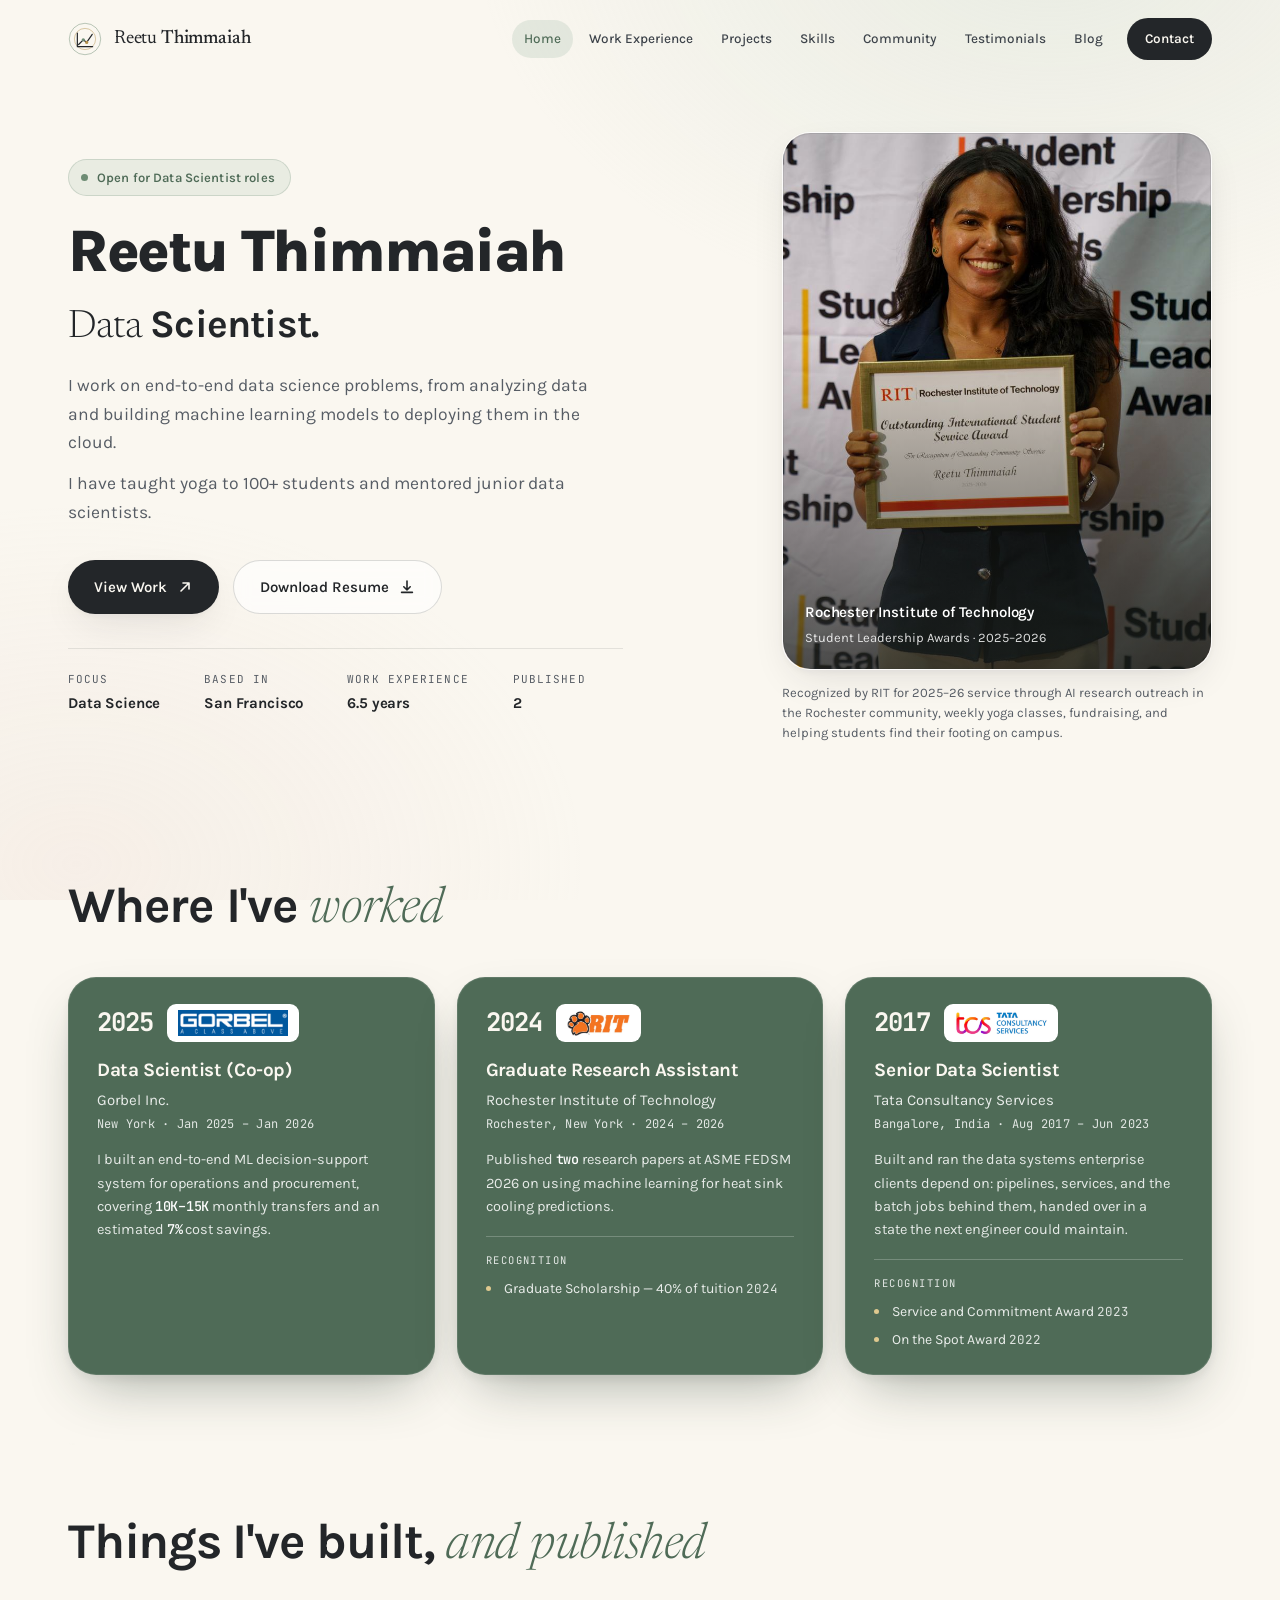
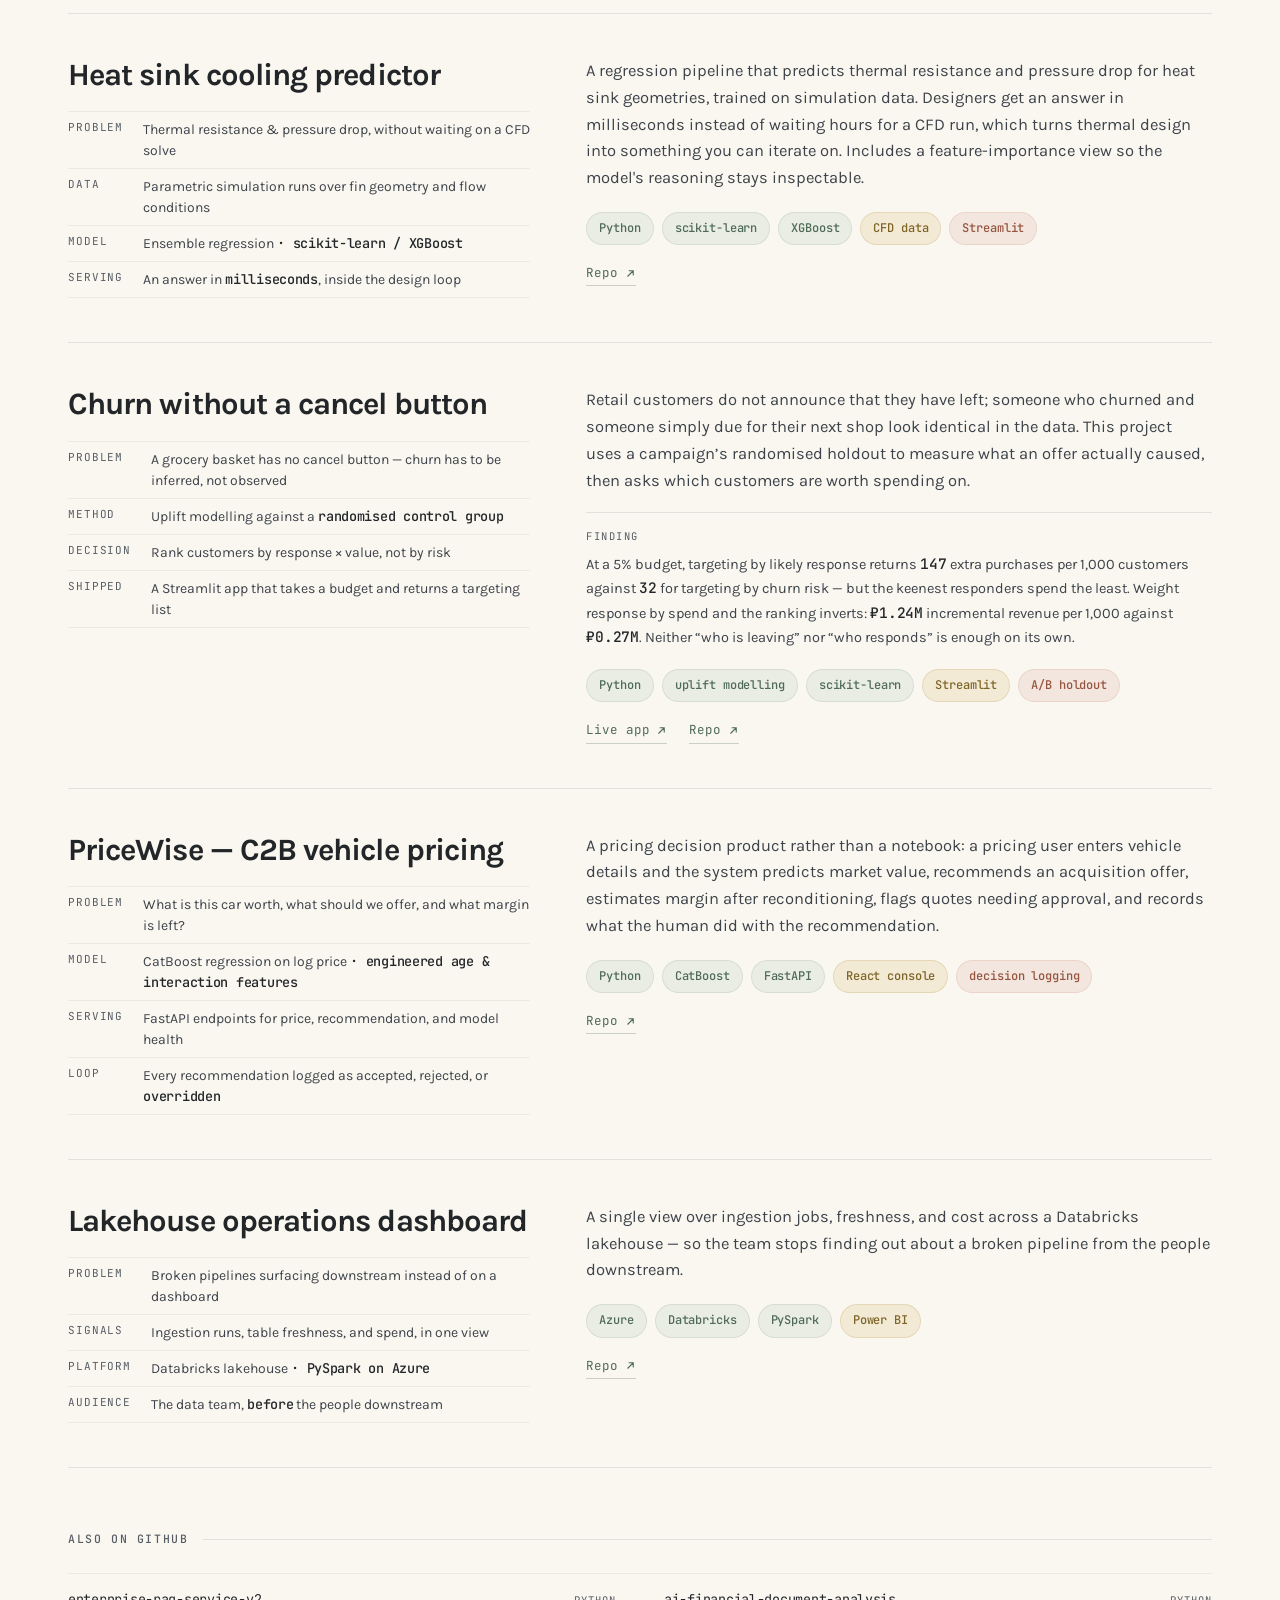
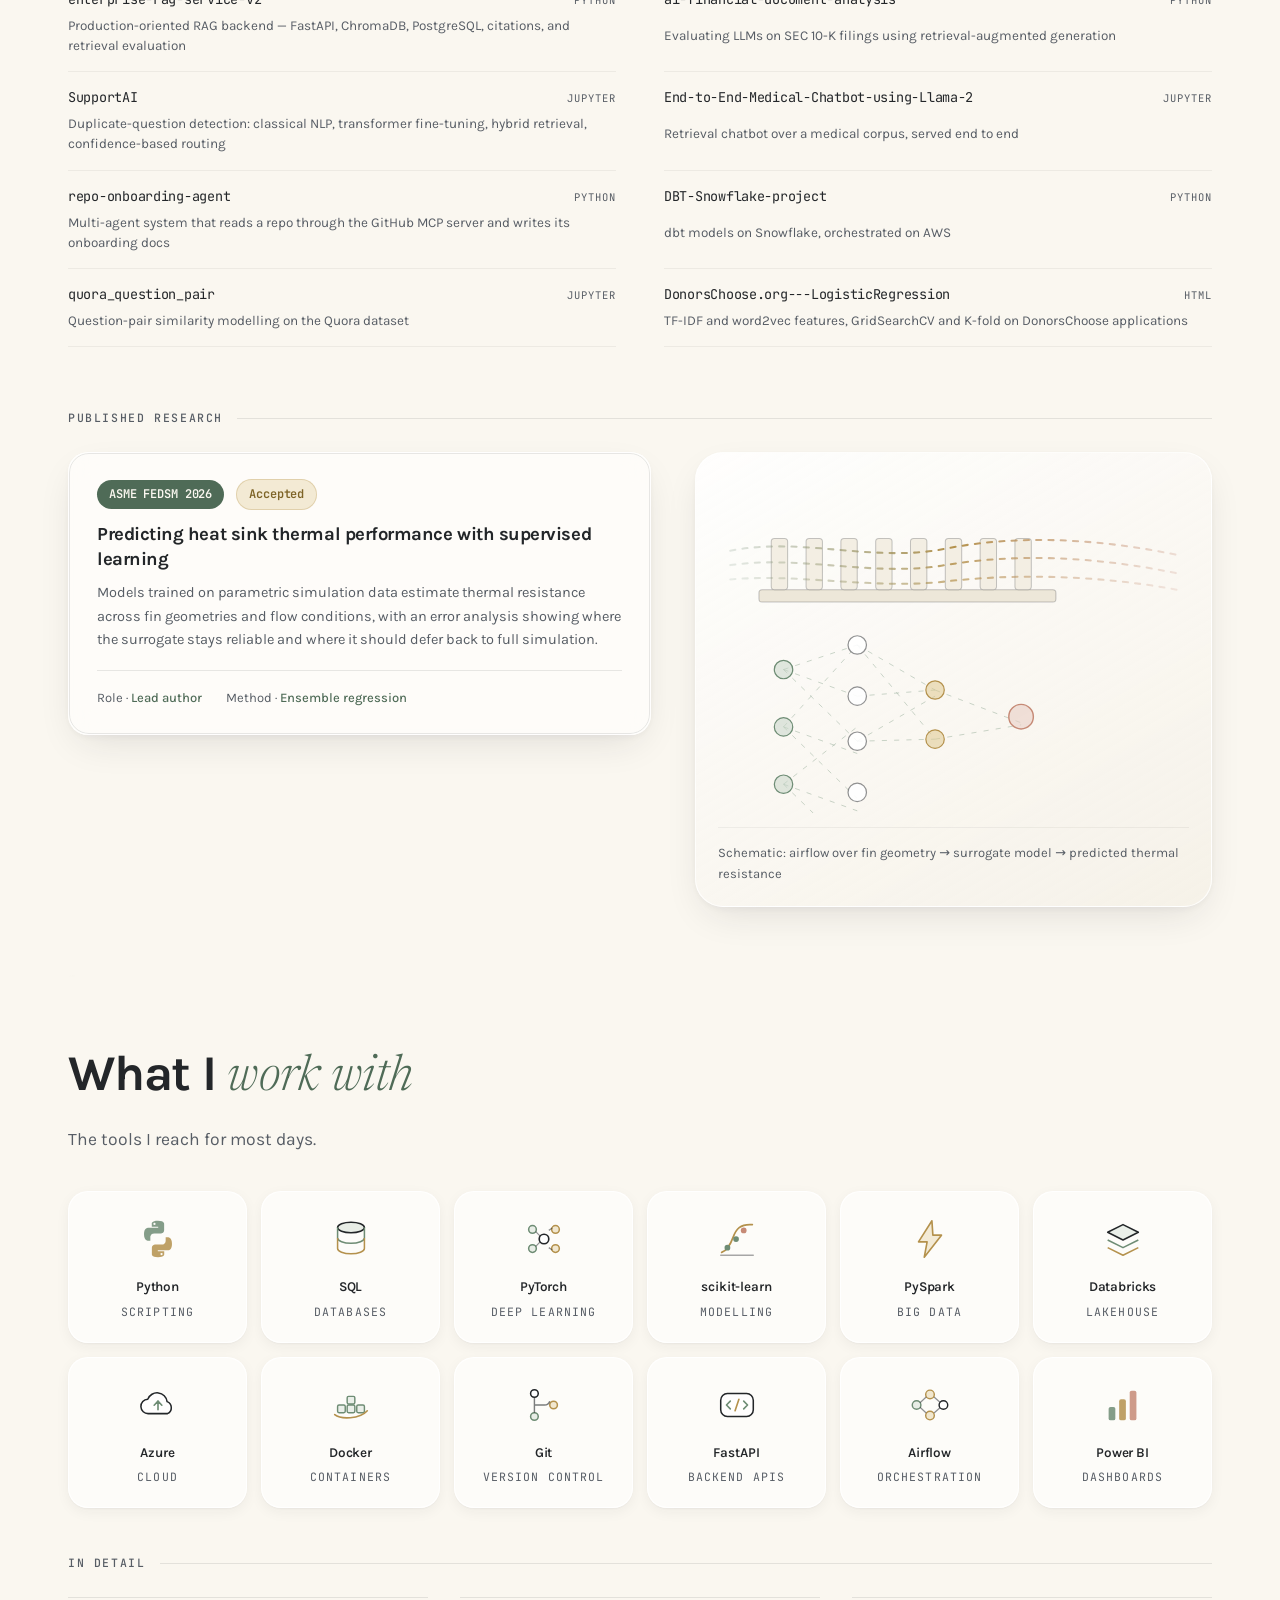
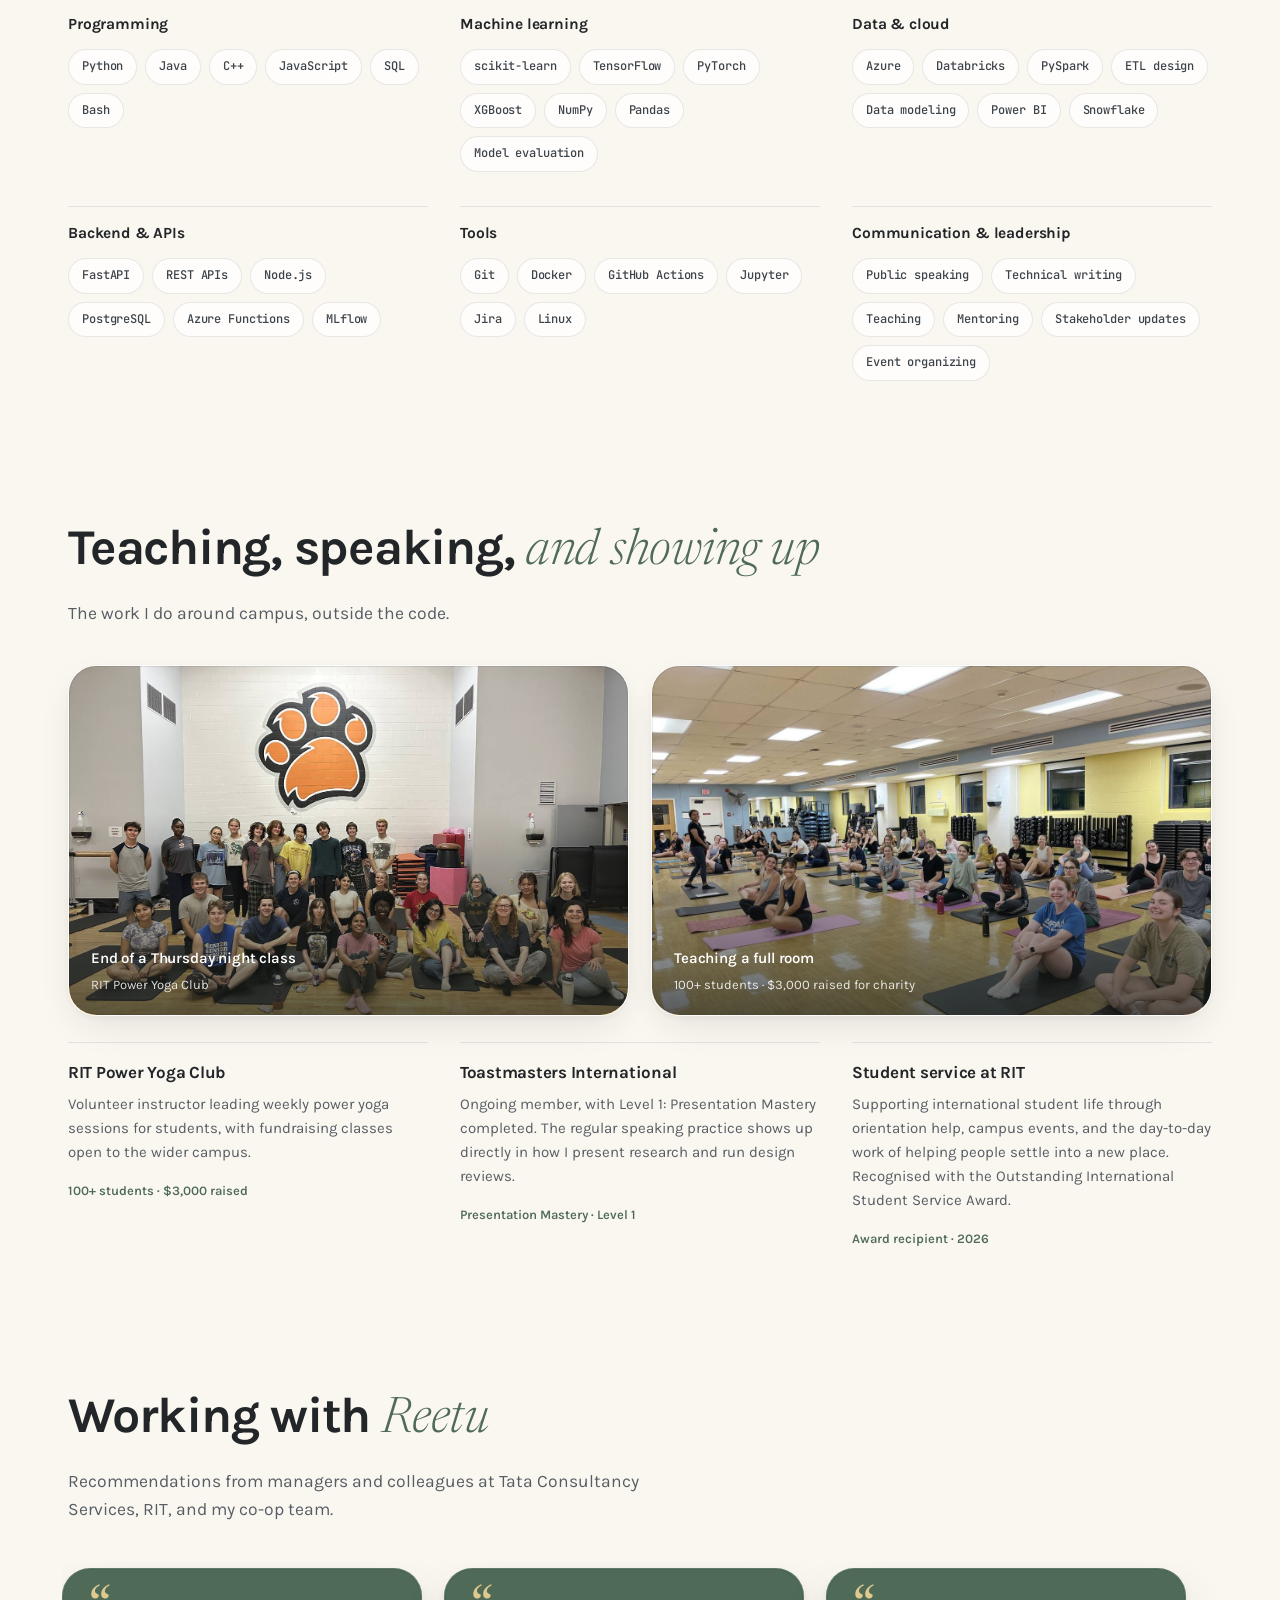
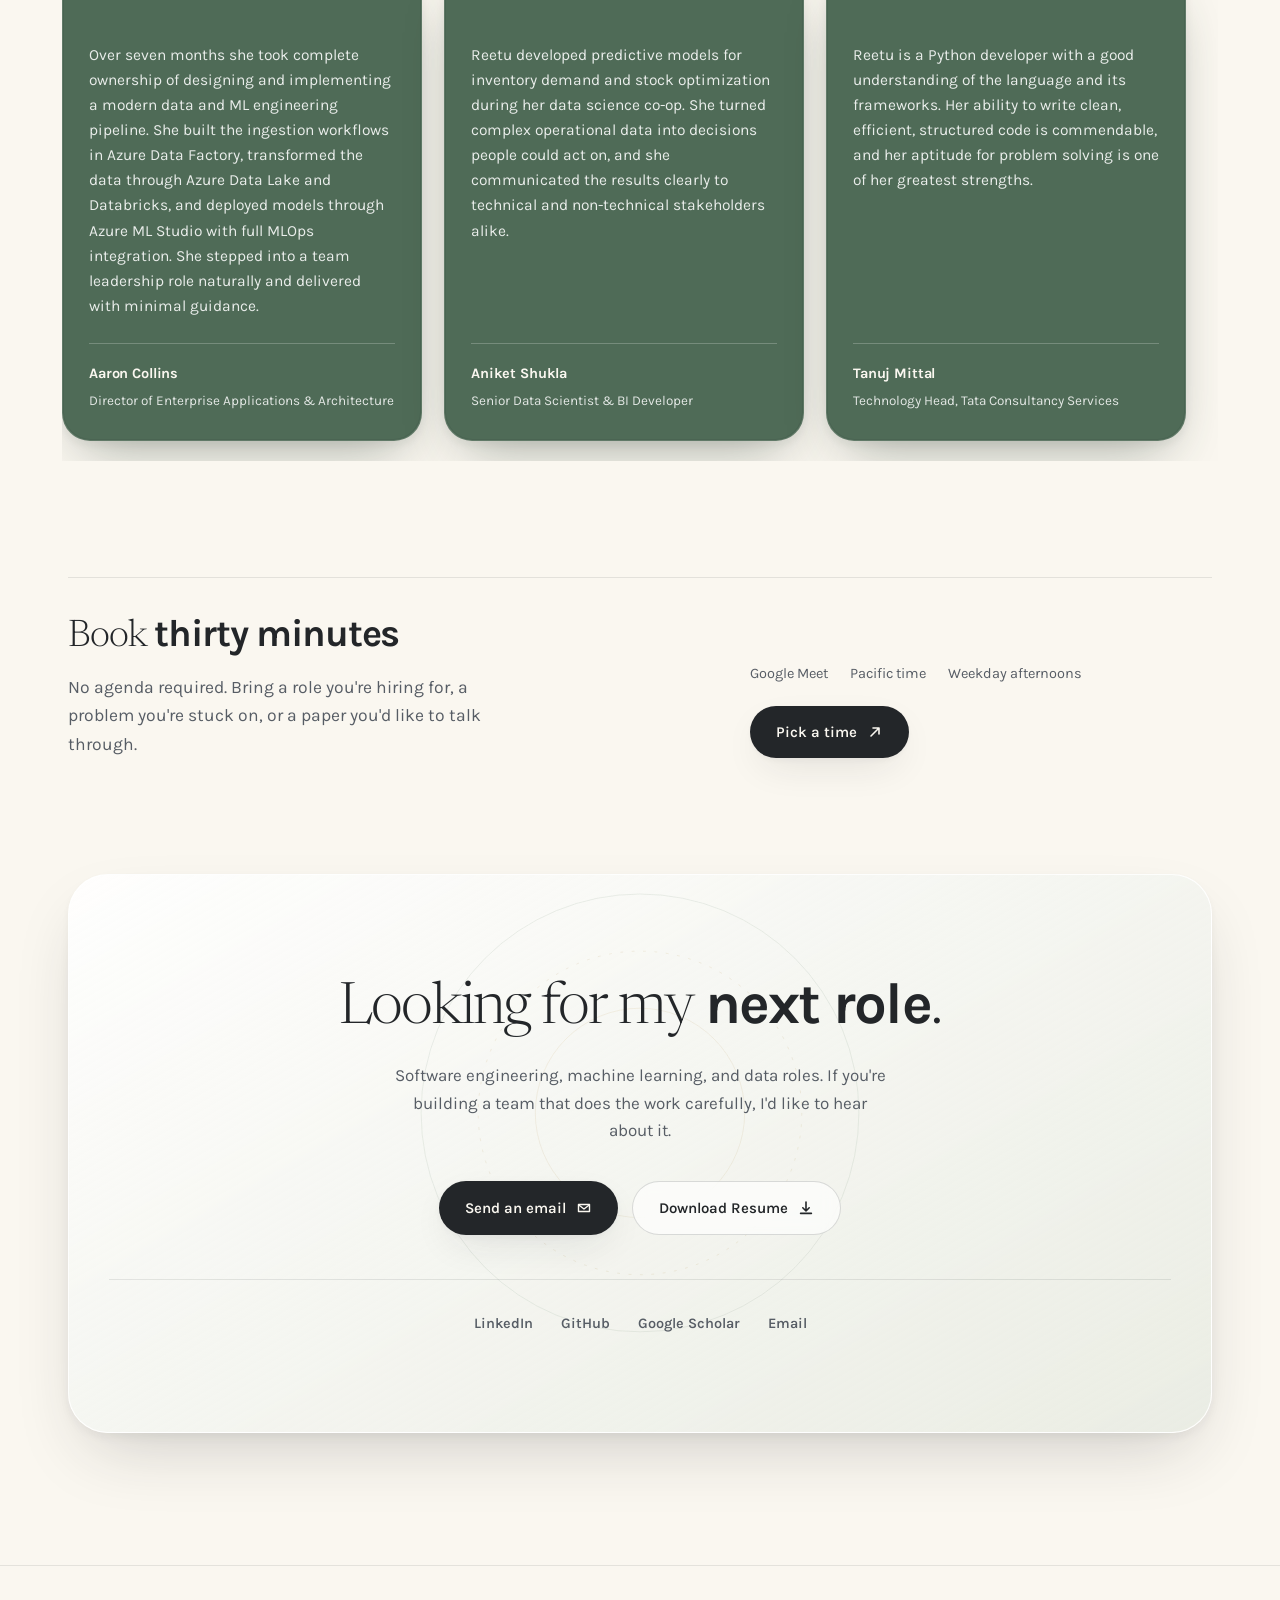
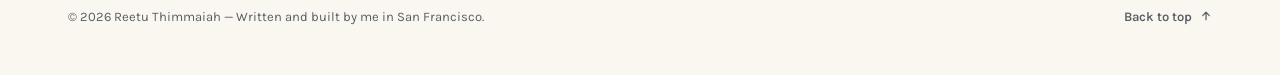
<file: index-ds.html>
<!DOCTYPE html>
<html lang="en">
<head>
<meta charset="UTF-8">
<meta name="viewport" content="width=device-width, initial-scale=1.0">
<title>Reetu Thimmaiah — Machine Learning &amp; Data Science</title>
<meta name="description" content="Reetu Thimmaiah — machine learning engineer and data scientist. Surrogate models for thermal design, production data pipelines on Azure and Databricks, and research published at ASME FEDSM 2026.">
<link rel="preconnect" href="https://fonts.googleapis.com">
<link rel="preconnect" href="https://fonts.gstatic.com" crossorigin>
<link href="https://fonts.googleapis.com/css2?family=JetBrains+Mono:wght@400;500;700&family=Karla:wght@400;500;600;700;800&family=Newsreader:ital,opsz,wght@0,6..72,300;0,6..72,400;1,6..72,300;1,6..72,400&display=swap" rel="stylesheet">
<link rel="stylesheet" href="css/tokens.css">
<link rel="stylesheet" href="css/styles.css">
<link rel="stylesheet" href="css/ds-styles.css">
</head>
<body>

<!-- ================= NAV ================= -->
<header class="nav" id="nav">
  <div class="nav__in">
    <a href="#home" class="brand" aria-label="Reetu Thimmaiah, home">
      <svg class="brand__mark" viewBox="0 0 40 40" fill="none" aria-hidden="true">
        <circle cx="20" cy="20" r="18.5" stroke="#6E8C74" stroke-width="1.1" opacity=".5"/>
        <circle class="mandala" cx="20" cy="20" r="12.5" stroke="#B4914C" stroke-width="1" opacity=".55"/>
        <path d="M11 29V13M11 29h18" stroke="#232629" stroke-width="1.4" stroke-linecap="round"/>
        <path d="M12.5 26.5 18 21l4 3 6.5-9.5" stroke="#232629" stroke-width="1.4" stroke-linecap="round" stroke-linejoin="round"/>
        <circle cx="18" cy="21" r="1.9" fill="#6E8C74"/><circle cx="22" cy="24" r="1.9" fill="#B4914C"/>
      </svg>
      <span class="brand__name">Reetu <b>Thimmaiah</b></span>
    </a>
    <nav class="nav__links" id="navLinks" aria-label="Primary">
      <a class="nav__link" href="#home">Home</a>
      <a class="nav__link" href="#experience">Work Experience</a>
      <a class="nav__link" href="#work">Projects</a>
      <a class="nav__link" href="#skills">Skills</a>
      <a class="nav__link" href="#community">Community</a>
      <a class="nav__link" href="#testimonials">Testimonials</a>
      <a class="nav__link" href="blog.html">Blog</a>
      <a class="nav__cta" href="#contact">Contact</a>
    </nav>
    <button class="nav__toggle" id="navToggle" aria-label="Open menu" aria-expanded="false" aria-controls="navLinks"><span></span></button>
  </div>
  <div class="nav__progress" id="progress"></div>
</header>

<main>
<!-- ================= HERO ================= -->
<section class="hero" id="home">
  <div class="wrap">
    <div class="hero__grid">
      <div class="hero__text">
        <span class="hero__status"><i class="pulse"></i> Open for Data Scientist roles</span>
        <h1 class="hero__name">Reetu Thimmaiah</h1>

        <h2 class="hero__headline">Data <b>Scientist.</b></h2>
        <p class="hero__copy">I work on end-to-end data science problems, from analyzing data and building machine learning models to deploying them in the cloud.</p>
        <p class="hero__copy">I have taught yoga to 100+ students and mentored junior data scientists.</p>

        <div class="hero__btns">
          <a class="btn btn--primary" href="#work">View Work
            <svg viewBox="0 0 16 16" fill="none" aria-hidden="true"><path d="M4 12L12 4M12 4H6M12 4v6" stroke="currentColor" stroke-width="1.6" stroke-linecap="round" stroke-linejoin="round"/></svg>
          </a>
          <a class="btn btn--ghost" href="#" download>Download Resume
            <svg viewBox="0 0 16 16" fill="none" aria-hidden="true"><path d="M8 2v9m0 0l3.2-3.2M8 11L4.8 7.8M2.6 13.4h10.8" stroke="currentColor" stroke-width="1.6" stroke-linecap="round" stroke-linejoin="round"/></svg>
          </a>
        </div>

        <dl class="hero__meta">
          <div><dt>Focus</dt><dd>Data Science</dd></div>
          <div><dt>Based in</dt><dd>San Francisco</dd></div>
          <div><dt>Work Experience</dt><dd>6.5 years</dd></div>
          <div><dt>Published</dt><dd>2</dd></div>
        </dl>
      </div>

      <div class="stage-wrap">
      <figure class="stage photo photo--cap rv">
        <img src="images/rit-leadership-award.jpg" alt="Reetu Thimmaiah holding her Outstanding International Student Service Award certificate at the RIT Student Leadership Awards" decoding="async" fetchpriority="high">
        <figcaption class="photo__cap"><b>Rochester Institute of Technology</b><span>Student Leadership Awards · 2025–2026</span></figcaption>
      </figure>
      <p class="stage__note rv">Recognized by RIT for 2025–26 service through AI research outreach in the Rochester community, weekly yoga classes, fundraising, and helping students find their footing on campus.</p>
      </div>
    </div>
  </div>
</section>



<div class="breath" aria-hidden="true">
  <svg viewBox="0 0 1200 46" preserveAspectRatio="none">
    <defs><linearGradient id="breathGrad" x1="0" x2="1"><stop offset="0" stop-color="#6E8C74" stop-opacity="0"/><stop offset=".5" stop-color="#6E8C74"/><stop offset="1" stop-color="#B4914C" stop-opacity="0"/></linearGradient></defs>
    <path class="breath__path" d="M0 23 C 150 23 180 4 300 4 S 450 42 600 42 S 750 4 900 4 S 1050 23 1200 23"/>
  </svg>
</div>

<!-- ================= EXPERIENCE ================= -->
<section class="section" id="experience">
  <div class="wrap">
    <div class="s-head rv">
      <h2 class="s-title">Where I've <em>worked</em></h2>
    </div>

    <div class="xp-grid">
      <article class="xp rv">
        <div class="xp__top">
          <span class="xp__year">2025</span>
          <span class="xp__logo" aria-hidden="true"><img src="images/gorbel.png" alt=""
               onload="this.nextElementSibling.remove()" onerror="this.remove()"><b>Gorbel</b></span>
        </div>
        <h3 class="xp__org">Data Scientist (Co-op)</h3>
        <p class="xp__co">Gorbel Inc.</p>
        <p class="xp__dates">New York &middot; Jan 2025 &ndash; Jan 2026</p>
        <p class="xp__desc">I built an end-to-end ML decision-support system for operations and procurement, covering <b>10K&ndash;15K</b> monthly transfers and an estimated <b>7%</b> cost savings.</p>
      </article>

      <article class="xp rv">
        <div class="xp__top">
          <span class="xp__year">2024</span>
          <span class="xp__logo" aria-hidden="true"><img src="images/rit.png" alt=""
               onload="this.nextElementSibling.remove()" onerror="this.remove()"><b>RIT</b></span>
        </div>
        <h3 class="xp__org">Graduate Research Assistant</h3>
        <p class="xp__co">Rochester Institute of Technology</p>
        <p class="xp__dates">Rochester, New York &middot; 2024 &ndash; 2026</p>
        <p class="xp__desc">Published <b>two</b> research papers at ASME FEDSM 2026 on using machine learning for heat sink cooling predictions.</p>
        <div class="xp__rec">
          <div class="xp__reck">Recognition</div>
          <ul>
            <li>Graduate Scholarship &mdash; 40% of tuition <span>2024</span></li>
          </ul>
        </div>
      </article>

      <article class="xp rv">
        <div class="xp__top">
          <span class="xp__year">2017</span>
          <span class="xp__logo" aria-hidden="true"><img src="images/tcs.png" alt=""
               onload="this.nextElementSibling.remove()" onerror="this.remove()"><b>TCS</b></span>
        </div>
        <h3 class="xp__org">Senior Data Scientist</h3>
        <p class="xp__co">Tata Consultancy Services</p>
        <p class="xp__dates">Bangalore, India &middot; Aug 2017 &ndash; Jun 2023</p>
        <p class="xp__desc">Built and ran the data systems enterprise clients depend on: pipelines, services, and the batch jobs behind them, handed over in a state the next engineer could maintain.</p>
        <div class="xp__rec">
          <div class="xp__reck">Recognition</div>
          <ul>
            <li>Service and Commitment Award <span>2023</span></li>
            <li>On the Spot Award <span>2022</span></li>
          </ul>
        </div>
      </article>
    </div>
  </div>
</section>

<div class="breath" aria-hidden="true">
  <svg viewBox="0 0 1200 46" preserveAspectRatio="none">
    <path class="breath__path" d="M0 23 C 150 23 180 4 300 4 S 450 42 600 42 S 750 4 900 4 S 1050 23 1200 23"/>
  </svg>
</div>

<!-- ================= WORK ================= -->
<section class="section" id="work">
  <div class="wrap">
    <div class="s-head rv">
      <h2 class="s-title">Things I've built, <em>and published</em></h2>
    </div>

    <div class="work-grid">

      <article class="proj rv">
        <div class="proj__body">
          <div class="proj__meta">
            <h3>Heat sink cooling predictor</h3>
            <dl class="spec-rows">
            <div class="spec-row"><dt>Problem</dt><dd>Thermal resistance &amp; pressure drop, without waiting on a CFD solve</dd></div>
            <div class="spec-row"><dt>Data</dt><dd>Parametric simulation runs over fin geometry and flow conditions</dd></div>
            <div class="spec-row"><dt>Model</dt><dd>Ensemble regression <b>· scikit-learn / XGBoost</b></dd></div>
            <div class="spec-row"><dt>Serving</dt><dd>An answer in <b>milliseconds</b>, inside the design loop</dd></div>
            </dl>
          </div>
          <div>
            <p>A regression pipeline that predicts thermal resistance and pressure drop for heat sink geometries, trained on simulation data. Designers get an answer in milliseconds instead of waiting hours for a CFD run, which turns thermal design into something you can iterate on. Includes a feature-importance view so the model's reasoning stays inspectable.</p>
            <div class="tags"><span class="tag">Python</span><span class="tag">scikit-learn</span><span class="tag">XGBoost</span><span class="tag tag--gold">CFD data</span><span class="tag tag--clay">Streamlit</span></div>
            <div class="proj__links">
              <a href="https://github.com/reetu95/cfd-ml-surrogate-heatsink" rel="noopener">Repo <svg viewBox="0 0 16 16" fill="none" aria-hidden="true"><path d="M4 12L12 4M12 4H6M12 4v6" stroke="currentColor" stroke-width="1.6" stroke-linecap="round" stroke-linejoin="round"/></svg></a>
            </div>
          </div>
        </div>
      </article>

      <article class="proj rv">
        <div class="proj__body">
          <div class="proj__meta">
            <h3>Churn without a cancel button</h3>
            <dl class="spec-rows">
              <div class="spec-row"><dt>Problem</dt><dd>A grocery basket has no cancel button &mdash; churn has to be inferred, not observed</dd></div>
              <div class="spec-row"><dt>Method</dt><dd>Uplift modelling against a <b>randomised control group</b></dd></div>
              <div class="spec-row"><dt>Decision</dt><dd>Rank customers by response &times; value, not by risk</dd></div>
              <div class="spec-row"><dt>Shipped</dt><dd>A Streamlit app that takes a budget and returns a targeting list</dd></div>
            </dl>
          </div>
          <div>
            <p>Retail customers do not announce that they have left; someone who churned and someone simply due for their next shop look identical in the data. This project uses a campaign&rsquo;s randomised holdout to measure what an offer actually caused, then asks which customers are worth spending on.</p>
            <div class="finding">
              <div class="finding__k">Finding</div>
              <p>At a 5% budget, targeting by likely response returns <b>147</b> extra purchases per 1,000 customers against <b>32</b> for targeting by churn risk &mdash; but the keenest responders spend the least. Weight response by spend and the ranking inverts: <b>&#8381;1.24M</b> incremental revenue per 1,000 against <b>&#8381;0.27M</b>. Neither &ldquo;who is leaving&rdquo; nor &ldquo;who responds&rdquo; is enough on its own.</p>
            </div>
            <div class="tags"><span class="tag">Python</span><span class="tag">uplift modelling</span><span class="tag">scikit-learn</span><span class="tag tag--gold">Streamlit</span><span class="tag tag--clay">A/B holdout</span></div>
            <div class="proj__links">
              <a href="https://retention-targeting.streamlit.app" rel="noopener">Live app <svg viewBox="0 0 16 16" fill="none" aria-hidden="true"><path d="M4 12L12 4M12 4H6M12 4v6" stroke="currentColor" stroke-width="1.6" stroke-linecap="round" stroke-linejoin="round"/></svg></a>
              <a href="https://github.com/reetu95/Customer-Retention-Segmentation-Uplift" rel="noopener">Repo <svg viewBox="0 0 16 16" fill="none" aria-hidden="true"><path d="M4 12L12 4M12 4H6M12 4v6" stroke="currentColor" stroke-width="1.6" stroke-linecap="round" stroke-linejoin="round"/></svg></a>
            </div>
          </div>
        </div>
      </article>

      <article class="proj rv">
        <div class="proj__body">
          <div class="proj__meta">
            <h3>PriceWise &mdash; C2B vehicle pricing</h3>
            <dl class="spec-rows">
              <div class="spec-row"><dt>Problem</dt><dd>What is this car worth, what should we offer, and what margin is left?</dd></div>
              <div class="spec-row"><dt>Model</dt><dd>CatBoost regression on log price <b>· engineered age &amp; interaction features</b></dd></div>
              <div class="spec-row"><dt>Serving</dt><dd>FastAPI endpoints for price, recommendation, and model health</dd></div>
              <div class="spec-row"><dt>Loop</dt><dd>Every recommendation logged as accepted, rejected, or <b>overridden</b></dd></div>
            </dl>
          </div>
          <div>
            <p>A pricing decision product rather than a notebook: a pricing user enters vehicle details and the system predicts market value, recommends an acquisition offer, estimates margin after reconditioning, flags quotes needing approval, and records what the human did with the recommendation.</p>
            <div class="tags"><span class="tag">Python</span><span class="tag">CatBoost</span><span class="tag">FastAPI</span><span class="tag tag--gold">React console</span><span class="tag tag--clay">decision logging</span></div>
            <div class="proj__links">
              <a href="https://github.com/reetu95/AutopricingNew" rel="noopener">Repo <svg viewBox="0 0 16 16" fill="none" aria-hidden="true"><path d="M4 12L12 4M12 4H6M12 4v6" stroke="currentColor" stroke-width="1.6" stroke-linecap="round" stroke-linejoin="round"/></svg></a>
            </div>
          </div>
        </div>
      </article>

      <article class="proj rv">
        <div class="proj__body">
          <div class="proj__meta">
            <h3>Lakehouse operations dashboard</h3>
            <dl class="spec-rows">
            <div class="spec-row"><dt>Problem</dt><dd>Broken pipelines surfacing downstream instead of on a dashboard</dd></div>
            <div class="spec-row"><dt>Signals</dt><dd>Ingestion runs, table freshness, and spend, in one view</dd></div>
            <div class="spec-row"><dt>Platform</dt><dd>Databricks lakehouse <b>· PySpark on Azure</b></dd></div>
            <div class="spec-row"><dt>Audience</dt><dd>The data team, <b>before</b> the people downstream</dd></div>
            </dl>
          </div>
          <div>
            <p>A single view over ingestion jobs, freshness, and cost across a Databricks lakehouse — so the team stops finding out about a broken pipeline from the people downstream.</p>
            <div class="tags"><span class="tag">Azure</span><span class="tag">Databricks</span><span class="tag">PySpark</span><span class="tag tag--gold">Power BI</span></div>
            <div class="proj__links">
              <a href="https://github.com/reetu95/realtime-inventory-lakehouse" rel="noopener">Repo <svg viewBox="0 0 16 16" fill="none" aria-hidden="true"><path d="M4 12L12 4M12 4H6M12 4v6" stroke="currentColor" stroke-width="1.6" stroke-linecap="round" stroke-linejoin="round"/></svg></a>
            </div>
          </div>
        </div>
      </article>

    </div>

    <div class="stack-note stack-note--gap rv"><span>Also on GitHub</span><i></i></div>

    <div class="repo-list rv">
      <a class="repo" href="https://github.com/reetu95/enterprise-rag-service-v2" rel="noopener">
        <span class="repo__n">enterprise-rag-service-v2</span><span class="repo__l">Python</span>
        <span class="repo__d">Production-oriented RAG backend &mdash; FastAPI, ChromaDB, PostgreSQL, citations, and retrieval evaluation</span>
      </a>
      <a class="repo" href="https://github.com/reetu95/ai-financial-document-analysis" rel="noopener">
        <span class="repo__n">ai-financial-document-analysis</span><span class="repo__l">Python</span>
        <span class="repo__d">Evaluating LLMs on SEC 10-K filings using retrieval-augmented generation</span>
      </a>
      <a class="repo" href="https://github.com/reetu95/SupportAI" rel="noopener">
        <span class="repo__n">SupportAI</span><span class="repo__l">Jupyter</span>
        <span class="repo__d">Duplicate-question detection: classical NLP, transformer fine-tuning, hybrid retrieval, confidence-based routing</span>
      </a>
      <a class="repo" href="https://github.com/reetu95/End-to-End-Medical-Chatbot-using-Llama-2" rel="noopener">
        <span class="repo__n">End-to-End-Medical-Chatbot-using-Llama-2</span><span class="repo__l">Jupyter</span>
        <span class="repo__d">Retrieval chatbot over a medical corpus, served end to end</span>
      </a>
      <a class="repo" href="https://github.com/reetu95/repo-onboarding-agent" rel="noopener">
        <span class="repo__n">repo-onboarding-agent</span><span class="repo__l">Python</span>
        <span class="repo__d">Multi-agent system that reads a repo through the GitHub MCP server and writes its onboarding docs</span>
      </a>
      <a class="repo" href="https://github.com/reetu95/DBT-Snowflake-project" rel="noopener">
        <span class="repo__n">DBT-Snowflake-project</span><span class="repo__l">Python</span>
        <span class="repo__d">dbt models on Snowflake, orchestrated on AWS</span>
      </a>
      <a class="repo" href="https://github.com/reetu95/quora_question_pair" rel="noopener">
        <span class="repo__n">quora_question_pair</span><span class="repo__l">Jupyter</span>
        <span class="repo__d">Question-pair similarity modelling on the Quora dataset</span>
      </a>
      <a class="repo" href="https://github.com/reetu95/DonorsChoose.org---LogisticRegression" rel="noopener">
        <span class="repo__n">DonorsChoose.org---LogisticRegression</span><span class="repo__l">HTML</span>
        <span class="repo__d">TF-IDF and word2vec features, GridSearchCV and K-fold on DonorsChoose applications</span>
      </a>
    </div>

    <div class="stack-note stack-note--gap rv"><span>Published research</span><i></i></div>

    <div class="research">
      <div class="res-cards">
        <article class="card res rv">
          <div class="res__top"><span class="badge badge--sage">ASME FEDSM 2026</span><span class="badge badge--gold">Accepted</span></div>
          <h3>Predicting heat sink thermal performance with supervised learning</h3>
          <p>Models trained on parametric simulation data estimate thermal resistance across fin geometries and flow conditions, with an error analysis showing where the surrogate stays reliable and where it should defer back to full simulation.</p>
          <div class="res__meta"><span>Role · <b>Lead author</b></span><span>Method · <b>Ensemble regression</b></span></div>
        </article>

      </div>

      <div class="res-vis rv" style="transition-delay:.1s">
        <svg viewBox="0 0 460 330" fill="none" aria-hidden="true">
          <defs>
            <linearGradient id="flowG" x1="0" x2="1"><stop offset="0" stop-color="#6E8C74" stop-opacity=".2"/><stop offset=".5" stop-color="#B4914C"/><stop offset="1" stop-color="#C68A76" stop-opacity=".25"/></linearGradient>
          </defs>
          <!-- thermal airflow over fins -->
          <g>
            <rect x="40" y="112" width="290" height="12" rx="3" fill="#EDE7D9" stroke="#232629" stroke-opacity=".25"/>
            <g stroke="#232629" stroke-opacity=".25" fill="#F3EEE3">
              <rect x="52" y="62" width="16" height="50" rx="3"/><rect x="86" y="62" width="16" height="50" rx="3"/><rect x="120" y="62" width="16" height="50" rx="3"/>
              <rect x="154" y="62" width="16" height="50" rx="3"/><rect x="188" y="62" width="16" height="50" rx="3"/><rect x="222" y="62" width="16" height="50" rx="3"/>
              <rect x="256" y="62" width="16" height="50" rx="3"/><rect x="290" y="62" width="16" height="50" rx="3"/>
            </g>
            <g stroke="url(#flowG)" stroke-width="2" fill="none" stroke-linecap="round">
              <path class="dash" d="M12 74c70-14 140 12 210-2s150-10 226 6"/>
              <path class="dash" d="M12 88c70-10 140 12 210 0s150-8 226 8" opacity=".85"/>
              <path class="dash" d="M12 102c70-6 140 10 210 2s150-6 226 8" opacity=".7"/>
            </g>
          </g>
          <!-- ML node graph -->
          <g transform="translate(0,150)">
            <g stroke="#6E8C74" stroke-opacity=".38" stroke-width=".9">
              <path class="dash" d="M64 40l72-24M64 40l72 26M64 40l72 70M64 96l72-80M64 96l72 26M64 96l72 70M64 152l72-56M64 152l72 26M64 152l72 70"/>
              <path class="dash" d="M136 16l76 44M136 66l76-6M136 110l76-44M136 16l76 92M136 110l76-2"/>
              <path class="dash" d="M212 60l84 32M212 108l84-14"/>
            </g>
            <g fill="rgba(199,214,200,.55)" stroke="#6E8C74" stroke-width="1.2">
              <circle cx="64" cy="40" r="9"/><circle cx="64" cy="96" r="9"/><circle cx="64" cy="152" r="9"/>
            </g>
            <g fill="rgba(255,255,255,.9)" stroke="#232629" stroke-opacity=".5" stroke-width="1.2">
              <circle cx="136" cy="16" r="9"/><circle cx="136" cy="66" r="9"/><circle cx="136" cy="110" r="9"/><circle cx="136" cy="160" r="9"/>
            </g>
            <g fill="rgba(223,201,143,.55)" stroke="#B4914C" stroke-width="1.2">
              <circle cx="212" cy="60" r="9"/><circle cx="212" cy="108" r="9"/>
            </g>
            <circle cx="296" cy="86" r="12" fill="rgba(232,207,197,.6)" stroke="#C68A76" stroke-width="1.4"/>
          </g>
        </svg>
        <div class="res-vis__cap">
          <span>Schematic: airflow over fin geometry → surrogate model → predicted thermal resistance</span>
        </div>
      </div>
    </div>
  </div>
</section>

<div class="breath" aria-hidden="true">
  <svg viewBox="0 0 1200 46" preserveAspectRatio="none">
    <path class="breath__path" d="M0 23 C 150 23 180 4 300 4 S 450 42 600 42 S 750 4 900 4 S 1050 23 1200 23"/>
  </svg>
</div>


<!-- ================= SKILLS ================= -->
<section class="section" id="skills">
  <div class="wrap">
    <div class="s-head rv">
      <h2 class="s-title">What I <em>work with</em></h2>
      <p class="s-lede">The tools I reach for most days.</p>
    </div>

    <div class="stack">
        <div class="stack__item rv" style="transition-delay:0.00s">
          <svg class="stack__ico" viewBox="0 0 48 48" fill="none" aria-hidden="true" style="animation-delay:0.00s"><path d="M24 5c-7 0-6.5 3-6.5 3v3.2h6.7v1H14s-4.6-.5-4.6 6.7 4 7 4 7h2.6v-3.6s-.1-4 4-4h6.6s3.8.1 3.8-3.7v-6.2S31 5 24 5Zm-3.7 2.1a1.2 1.2 0 1 1 0 2.4 1.2 1.2 0 0 1 0-2.4Z" fill="#6E8C74" opacity=".85"/><path d="M24 43c7 0 6.5-3 6.5-3v-3.2h-6.7v-1H34s4.6.5 4.6-6.7-4-7-4-7H32v3.6s.1 4-4 4h-6.6s-3.8-.1-3.8 3.7v6.2S17 43 24 43Zm3.7-2.1a1.2 1.2 0 1 1 0-2.4 1.2 1.2 0 0 1 0 2.4Z" fill="#B4914C" opacity=".85"/></svg>
          <div class="stack__name">Python</div>
          <div class="stack__cat">Scripting</div>
        </div>
        <div class="stack__item rv" style="transition-delay:0.03s">
          <svg class="stack__ico" viewBox="0 0 48 48" fill="none" aria-hidden="true" style="animation-delay:0.28s"><ellipse cx="24" cy="12" rx="14" ry="5.5" stroke="#232629" stroke-width="1.6" fill="rgba(199,214,200,.4)"/><path d="M10 12v11c0 3 6.3 5.5 14 5.5s14-2.5 14-5.5V12" stroke="#6E8C74" stroke-width="1.6" fill="none"/><path d="M10 23v11c0 3 6.3 5.5 14 5.5s14-2.5 14-5.5V23" stroke="#B4914C" stroke-width="1.6" fill="none"/></svg>
          <div class="stack__name">SQL</div>
          <div class="stack__cat">Databases</div>
        </div>
        <div class="stack__item rv" style="transition-delay:0.06s">
          <svg class="stack__ico" viewBox="0 0 48 48" fill="none" aria-hidden="true" style="animation-delay:0.56s"><circle cx="12" cy="14" r="4" stroke="#6E8C74" stroke-width="1.6" fill="rgba(199,214,200,.4)"/><circle cx="12" cy="34" r="4" stroke="#6E8C74" stroke-width="1.6" fill="rgba(199,214,200,.4)"/><circle cx="24" cy="24" r="5" stroke="#232629" stroke-width="1.7" fill="#fff"/><circle cx="36" cy="14" r="4" stroke="#B4914C" stroke-width="1.6" fill="rgba(223,201,143,.4)"/><circle cx="36" cy="34" r="4" stroke="#B4914C" stroke-width="1.6" fill="rgba(223,201,143,.4)"/><path d="M15.4 16.3 20 21m-4.6 10.7L20 27m9 6 3.6 2.6M29 15l3.6-2.6" stroke="#232629" stroke-width="1.3" opacity=".5"/></svg>
          <div class="stack__name">PyTorch</div>
          <div class="stack__cat">Deep learning</div>
        </div>
        <div class="stack__item rv" style="transition-delay:0.09s">
          <svg class="stack__ico" viewBox="0 0 48 48" fill="none" aria-hidden="true" style="animation-delay:0.84s"><path d="M8 38c6-2 9-8 12-16S27 8 40 9" stroke="#B4914C" stroke-width="1.8" fill="none" stroke-linecap="round"/><circle cx="14" cy="33" r="3" fill="#6E8C74"/><circle cx="23" cy="24" r="3" fill="#6E8C74"/><circle cx="31" cy="15" r="3" fill="#C68A76"/><path d="M7 41h34" stroke="#232629" stroke-width="1.4" opacity=".4" stroke-linecap="round"/></svg>
          <div class="stack__name">scikit-learn</div>
          <div class="stack__cat">Modelling</div>
        </div>
        <div class="stack__item rv" style="transition-delay:0.12s">
          <svg class="stack__ico" viewBox="0 0 48 48" fill="none" aria-hidden="true" style="animation-delay:1.12s"><path d="M26 5 12 27h9l-3 16 18-23h-9l-1-15Z" stroke="#B4914C" stroke-width="1.7" fill="rgba(223,201,143,.35)" stroke-linejoin="round"/></svg>
          <div class="stack__name">PySpark</div>
          <div class="stack__cat">Big data</div>
        </div>
        <div class="stack__item rv" style="transition-delay:0.15s">
          <svg class="stack__ico" viewBox="0 0 48 48" fill="none" aria-hidden="true" style="animation-delay:1.40s"><path d="M8 17 24 9l16 8-16 8-16-8Z" stroke="#232629" stroke-width="1.6" fill="rgba(199,214,200,.35)" stroke-linejoin="round"/><path d="M8 25l16 8 16-8" stroke="#6E8C74" stroke-width="1.6" fill="none" stroke-linejoin="round"/><path d="M8 33l16 8 16-8" stroke="#B4914C" stroke-width="1.6" fill="none" stroke-linejoin="round"/></svg>
          <div class="stack__name">Databricks</div>
          <div class="stack__cat">Lakehouse</div>
        </div>
        <div class="stack__item rv" style="transition-delay:0.18s">
          <svg class="stack__ico" viewBox="0 0 48 48" fill="none" aria-hidden="true" style="animation-delay:0.00s"><path d="M14 33a7.5 7.5 0 0 1-.7-15 10.5 10.5 0 0 1 20.2 2.5A6.8 6.8 0 0 1 34 33H14Z" stroke="#232629" stroke-width="1.6" fill="rgba(255,255,255,.7)" stroke-linejoin="round"/><path d="M24 29v-9m0 0-4 4.2m4-4.2 4 4.2" stroke="#6E8C74" stroke-width="1.7" stroke-linecap="round" stroke-linejoin="round"/></svg>
          <div class="stack__name">Azure</div>
          <div class="stack__cat">Cloud</div>
        </div>
        <div class="stack__item rv" style="transition-delay:0.21s">
          <svg class="stack__ico" viewBox="0 0 48 48" fill="none" aria-hidden="true" style="animation-delay:0.28s"><g stroke="#6E8C74" stroke-width="1.5" fill="rgba(199,214,200,.35)"><rect x="10" y="24" width="8" height="8" rx="1.5"/><rect x="20" y="24" width="8" height="8" rx="1.5"/><rect x="30" y="24" width="8" height="8" rx="1.5"/><rect x="20" y="15" width="8" height="8" rx="1.5"/></g><path d="M7 34c6 5 26 5 34-4" stroke="#B4914C" stroke-width="1.7" fill="none" stroke-linecap="round"/></svg>
          <div class="stack__name">Docker</div>
          <div class="stack__cat">Containers</div>
        </div>
        <div class="stack__item rv" style="transition-delay:0.24s">
          <svg class="stack__ico" viewBox="0 0 48 48" fill="none" aria-hidden="true" style="animation-delay:0.56s"><circle cx="14" cy="12" r="4" stroke="#232629" stroke-width="1.6" fill="#fff"/><circle cx="14" cy="36" r="4" stroke="#6E8C74" stroke-width="1.6" fill="rgba(199,214,200,.4)"/><circle cx="34" cy="24" r="4" stroke="#B4914C" stroke-width="1.6" fill="rgba(223,201,143,.4)"/><path d="M14 16v16M14 24h10a6 6 0 0 0 6-4" stroke="#232629" stroke-width="1.5" fill="none" opacity=".6"/></svg>
          <div class="stack__name">Git</div>
          <div class="stack__cat">Version control</div>
        </div>
        <div class="stack__item rv" style="transition-delay:0.27s">
          <svg class="stack__ico" viewBox="0 0 48 48" fill="none" aria-hidden="true" style="animation-delay:0.84s"><rect x="7" y="12" width="34" height="24" rx="7" stroke="#232629" stroke-width="1.6" fill="rgba(255,255,255,.7)"/><path d="M17 20l-4 4 4 4M31 20l4 4-4 4" stroke="#6E8C74" stroke-width="1.7" stroke-linecap="round" stroke-linejoin="round"/><path d="M26 18l-4 12" stroke="#B4914C" stroke-width="1.7" stroke-linecap="round"/></svg>
          <div class="stack__name">FastAPI</div>
          <div class="stack__cat">Backend APIs</div>
        </div>
        <div class="stack__item rv" style="transition-delay:0.30s">
          <svg class="stack__ico" viewBox="0 0 48 48" fill="none" aria-hidden="true" style="animation-delay:1.12s"><circle cx="10" cy="24" r="4.5" stroke="#6E8C74" stroke-width="1.5" fill="rgba(199,214,200,.4)"/><circle cx="24" cy="13" r="4.5" stroke="#B4914C" stroke-width="1.5" fill="rgba(223,201,143,.4)"/><circle cx="24" cy="35" r="4.5" stroke="#B4914C" stroke-width="1.5" fill="rgba(223,201,143,.4)"/><circle cx="38" cy="24" r="4.5" stroke="#232629" stroke-width="1.5" fill="#fff"/><path d="M13.6 21.6 20 15.6M13.6 26.4 20 32.4M28.2 15.6l6.2 5.6M28.2 32.4l6.2-5.6" stroke="#232629" stroke-width="1.3" opacity=".5"/></svg>
          <div class="stack__name">Airflow</div>
          <div class="stack__cat">Orchestration</div>
        </div>
        <div class="stack__item rv" style="transition-delay:0.33s">
          <svg class="stack__ico" viewBox="0 0 48 48" fill="none" aria-hidden="true" style="animation-delay:1.40s"><rect x="9" y="26" width="7" height="14" rx="2" fill="#6E8C74" opacity=".85"/><rect x="20" y="18" width="7" height="22" rx="2" fill="#B4914C" opacity=".85"/><rect x="31" y="9" width="7" height="31" rx="2" fill="#C68A76" opacity=".85"/></svg>
          <div class="stack__name">Power BI</div>
          <div class="stack__cat">Dashboards</div>
        </div>
    </div>

    <div class="stack-note rv"><span>In detail</span><i></i></div>

    <div class="skills-grid">
      <div class="skill rv">
        <div class="skill__head">
          <h3>Programming</h3>
        </div>
        <div class="skill__list"><span class="pill">Python</span><span class="pill">Java</span><span class="pill">C++</span><span class="pill">JavaScript</span><span class="pill">SQL</span><span class="pill">Bash</span></div>
      </div>

      <div class="skill rv" style="transition-delay:.06s">
        <div class="skill__head">
          <h3>Machine learning</h3>
        </div>
        <div class="skill__list"><span class="pill">scikit-learn</span><span class="pill">TensorFlow</span><span class="pill">PyTorch</span><span class="pill">XGBoost</span><span class="pill">NumPy</span><span class="pill">Pandas</span><span class="pill">Model evaluation</span></div>
      </div>

      <div class="skill rv" style="transition-delay:.12s">
        <div class="skill__head">
          <h3>Data &amp; cloud</h3>
        </div>
        <div class="skill__list"><span class="pill">Azure</span><span class="pill">Databricks</span><span class="pill">PySpark</span><span class="pill">ETL design</span><span class="pill">Data modeling</span><span class="pill">Power BI</span><span class="pill">Snowflake</span></div>
      </div>

      <div class="skill rv" style="transition-delay:.18s">
        <div class="skill__head">
          <h3>Backend &amp; APIs</h3>
        </div>
        <div class="skill__list"><span class="pill">FastAPI</span><span class="pill">REST APIs</span><span class="pill">Node.js</span><span class="pill">PostgreSQL</span><span class="pill">Azure Functions</span><span class="pill">MLflow</span></div>
      </div>

      <div class="skill rv" style="transition-delay:.24s">
        <div class="skill__head">
          <h3>Tools</h3>
        </div>
        <div class="skill__list"><span class="pill">Git</span><span class="pill">Docker</span><span class="pill">GitHub Actions</span><span class="pill">Jupyter</span><span class="pill">Jira</span><span class="pill">Linux</span></div>
      </div>

      <div class="skill rv" style="transition-delay:.3s">
        <div class="skill__head">
          <h3>Communication &amp; leadership</h3>
        </div>
        <div class="skill__list"><span class="pill">Public speaking</span><span class="pill">Technical writing</span><span class="pill">Teaching</span><span class="pill">Mentoring</span><span class="pill">Stakeholder updates</span><span class="pill">Event organizing</span></div>
      </div>
    </div>
  </div>
</section>

<div class="breath" aria-hidden="true">
  <svg viewBox="0 0 1200 46" preserveAspectRatio="none">
    <path class="breath__path" d="M0 23 C 150 23 180 4 300 4 S 450 42 600 42 S 750 4 900 4 S 1050 23 1200 23"/>
  </svg>
</div>

<!-- ================= COMMUNITY ================= -->
<section class="section" id="community">
  <div class="wrap">
    <div class="s-head rv">
      <h2 class="s-title">Teaching, speaking, <em>and showing up</em></h2>
      <p class="s-lede">The work I do around campus, outside the code.</p>
    </div>

      <div class="gallery" style="margin-bottom:26px">
        <figure class="photo photo--cap gallery__a rv">
          <img src="images/yoga-class-thursday.jpg" alt="Reetu with students after a power yoga session at RIT" loading="lazy" decoding="async">
          <figcaption class="photo__cap"><b>End of a Thursday night class</b><span>RIT Power Yoga Club</span></figcaption>
        </figure>
                <figure class="photo photo--cap gallery__c rv" style="transition-delay:.08s">
          <img src="images/yoga-teaching-full-room.jpg" alt="A full studio of students seated on mats before a yoga class begins" loading="lazy" decoding="async">
          <figcaption class="photo__cap"><b>Teaching a full room</b><span>100+ students · $3,000 raised for charity</span></figcaption>
        </figure>
      </div>

    <div class="comm">
      <article class="comm__card rv">
        <div class="comm__body">
          <h3>RIT Power Yoga Club</h3>
          <p>Volunteer instructor leading weekly power yoga sessions for students, with fundraising classes open to the wider campus.</p>
          <div class="comm__stat">100+ students · $3,000 raised</div>
        </div>
      </article>

      <article class="comm__card rv" style="transition-delay:.08s">
        <div class="comm__body">
          <h3>Toastmasters International</h3>
          <p>Ongoing member, with Level 1: Presentation Mastery completed. The regular speaking practice shows up directly in how I present research and run design reviews.</p>
          <div class="comm__stat">Presentation Mastery · Level 1</div>
        </div>
      </article>

      <article class="comm__card rv" style="transition-delay:.16s">
        <div class="comm__body">
          <h3>Student service at RIT</h3>
          <p>Supporting international student life through orientation help, campus events, and the day-to-day work of helping people settle into a new place. Recognised with the Outstanding International Student Service Award.</p>
          <div class="comm__stat">Award recipient · 2026</div>
        </div>
      </article>
    </div>

  </div>
</section>

<div class="breath" aria-hidden="true">
  <svg viewBox="0 0 1200 46" preserveAspectRatio="none">
    <path class="breath__path" d="M0 23 C 150 23 180 4 300 4 S 450 42 600 42 S 750 4 900 4 S 1050 23 1200 23"/>
  </svg>
</div>

<!-- ================= TESTIMONIALS ================= -->
<section class="section" id="testimonials">
  <div class="wrap">
    <div class="s-head rv">
      <h2 class="s-title">Working with <em>Reetu</em></h2>
      <p class="s-lede">Recommendations from managers and colleagues at Tata Consultancy Services, RIT, and my co-op team.</p>
    </div>

    <div class="tstm" tabindex="0" role="region" aria-label="Recommendations, scroll horizontally">
      <article class="card tstm__card rv">
        <span class="tstm__mark" aria-hidden="true">&ldquo;</span>
        <p class="tstm__q">Over seven months she took complete ownership of designing and implementing a modern data and ML engineering pipeline. She built the ingestion workflows in Azure Data Factory, transformed the data through Azure Data Lake and Databricks, and deployed models through Azure ML Studio with full MLOps integration. She stepped into a team leadership role naturally and delivered with minimal guidance.</p>
        <div class="tstm__who"><b>Aaron Collins</b><span>Director of Enterprise Applications &amp; Architecture</span></div>
      </article>
      <article class="card tstm__card rv" style="transition-delay:0.06s">
        <span class="tstm__mark" aria-hidden="true">&ldquo;</span>
        <p class="tstm__q">Reetu developed predictive models for inventory demand and stock optimization during her data science co-op. She turned complex operational data into decisions people could act on, and she communicated the results clearly to technical and non-technical stakeholders alike.</p>
        <div class="tstm__who"><b>Aniket Shukla</b><span>Senior Data Scientist &amp; BI Developer</span></div>
      </article>
      <article class="card tstm__card rv" style="transition-delay:0.12s">
        <span class="tstm__mark" aria-hidden="true">&ldquo;</span>
        <p class="tstm__q">Reetu is a Python developer with a good understanding of the language and its frameworks. Her ability to write clean, efficient, structured code is commendable, and her aptitude for problem solving is one of her greatest strengths.</p>
        <div class="tstm__who"><b>Tanuj Mittal</b><span>Technology Head, Tata Consultancy Services</span></div>
      </article>
      <article class="card tstm__card rv" style="transition-delay:0.18s">
        <span class="tstm__mark" aria-hidden="true">&ldquo;</span>
        <p class="tstm__q">I worked with Reetu on DevOps projects and she consistently impressed me with her deep understanding of CI/CD, automation, and cloud infrastructure.</p>
        <div class="tstm__who"><b>Ankith Nagesh</b><span>AI/ML, Cloud &amp; DevSecOps Engineer</span></div>
      </article>
      <article class="card tstm__card rv" style="transition-delay:0.24s">
        <span class="tstm__mark" aria-hidden="true">&ldquo;</span>
        <p class="tstm__q">Reetu is energetic, curious, and keen to learn. Having worked with her for over a year, I can say she puts her best into everything, and her ideas carried real weight in team discussions.</p>
        <div class="tstm__who"><b>Payal Pandya</b><span>Senior Executive Professional, CARO</span></div>
      </article>
    </div>
  </div>
</section>

<!-- ================= BOOK A MEETING ================= -->
<section class="section section--tight">
  <div class="wrap">
    <div class="book rv">
      <div>
        <h2>Book <b>thirty minutes</b></h2>
        <p>No agenda required. Bring a role you're hiring for, a problem you're stuck on, or a paper you'd like to talk through.</p>
      </div>
      <div>
        <ul class="book__meta">
          <li>Google Meet</li><li>Pacific time</li><li>Weekday afternoons</li>
        </ul>
        <a class="btn btn--primary book__do" href="#">Pick a time
          <svg viewBox="0 0 16 16" fill="none" aria-hidden="true"><path d="M4 12L12 4M12 4H6M12 4v6" stroke="currentColor" stroke-width="1.6" stroke-linecap="round" stroke-linejoin="round"/></svg>
        </a>
      </div>
    </div>
  </div>
</section>

<!-- ================= CONTACT ================= -->
<section class="section" id="contact">
  <div class="wrap">
    <div class="contact rv">
      <svg class="contact__bg" viewBox="0 0 1200 500" preserveAspectRatio="xMidYMid slice" aria-hidden="true">
        <g class="mandala" style="transform-origin:600px 250px">
          <circle cx="600" cy="250" r="230" stroke="#6E8C74" stroke-width="1" fill="none" opacity=".22"/>
          <circle cx="600" cy="250" r="170" stroke="#B4914C" stroke-width="1" fill="none" opacity=".24" stroke-dasharray="3 9"/>
          <circle cx="600" cy="250" r="110" stroke="#B4914C" stroke-width="1" fill="none" opacity=".2"/>
        </g>
      </svg>

      <h2>Looking for my <b>next role</b>.</h2>
      <p>Software engineering, machine learning, and data roles. If you're building a team that does the work carefully, I'd like to hear about it.</p>
      <div class="contact__btns">
        <a class="btn btn--primary" href="mailto:hello@reetuthimmaiah.com">Send an email
          <svg viewBox="0 0 16 16" fill="none" aria-hidden="true"><path d="M2.5 4.5h11v7h-11z" stroke="currentColor" stroke-width="1.4" stroke-linejoin="round"/><path d="M2.8 5L8 9l5.2-4" stroke="currentColor" stroke-width="1.4" stroke-linecap="round" stroke-linejoin="round"/></svg>
        </a>
        <a class="btn btn--ghost" href="#" download>Download Resume
          <svg viewBox="0 0 16 16" fill="none" aria-hidden="true"><path d="M8 2v9m0 0l3.2-3.2M8 11L4.8 7.8M2.6 13.4h10.8" stroke="currentColor" stroke-width="1.6" stroke-linecap="round" stroke-linejoin="round"/></svg>
        </a>
      </div>
      <div class="contact__links">
        <a href="#">LinkedIn</a><a href="#">GitHub</a><a href="#">Google Scholar</a><a href="mailto:hello@reetuthimmaiah.com">Email</a>
      </div>
    </div>
  </div>
</section>
</main>

<footer class="footer">
  <div class="wrap footer__in">
    <span>© <span id="yr">2026</span> Reetu Thimmaiah — Written and built by me in San Francisco.</span>
    <a class="top" href="#home">Back to top
      <svg width="12" height="12" viewBox="0 0 16 16" fill="none" aria-hidden="true"><path d="M8 13V3m0 0L3.6 7.4M8 3l4.4 4.4" stroke="currentColor" stroke-width="1.6" stroke-linecap="round" stroke-linejoin="round"/></svg>
    </a>
  </div>
</footer>

<script src="js/main.js" defer></script>
</body>
</html>
</file>
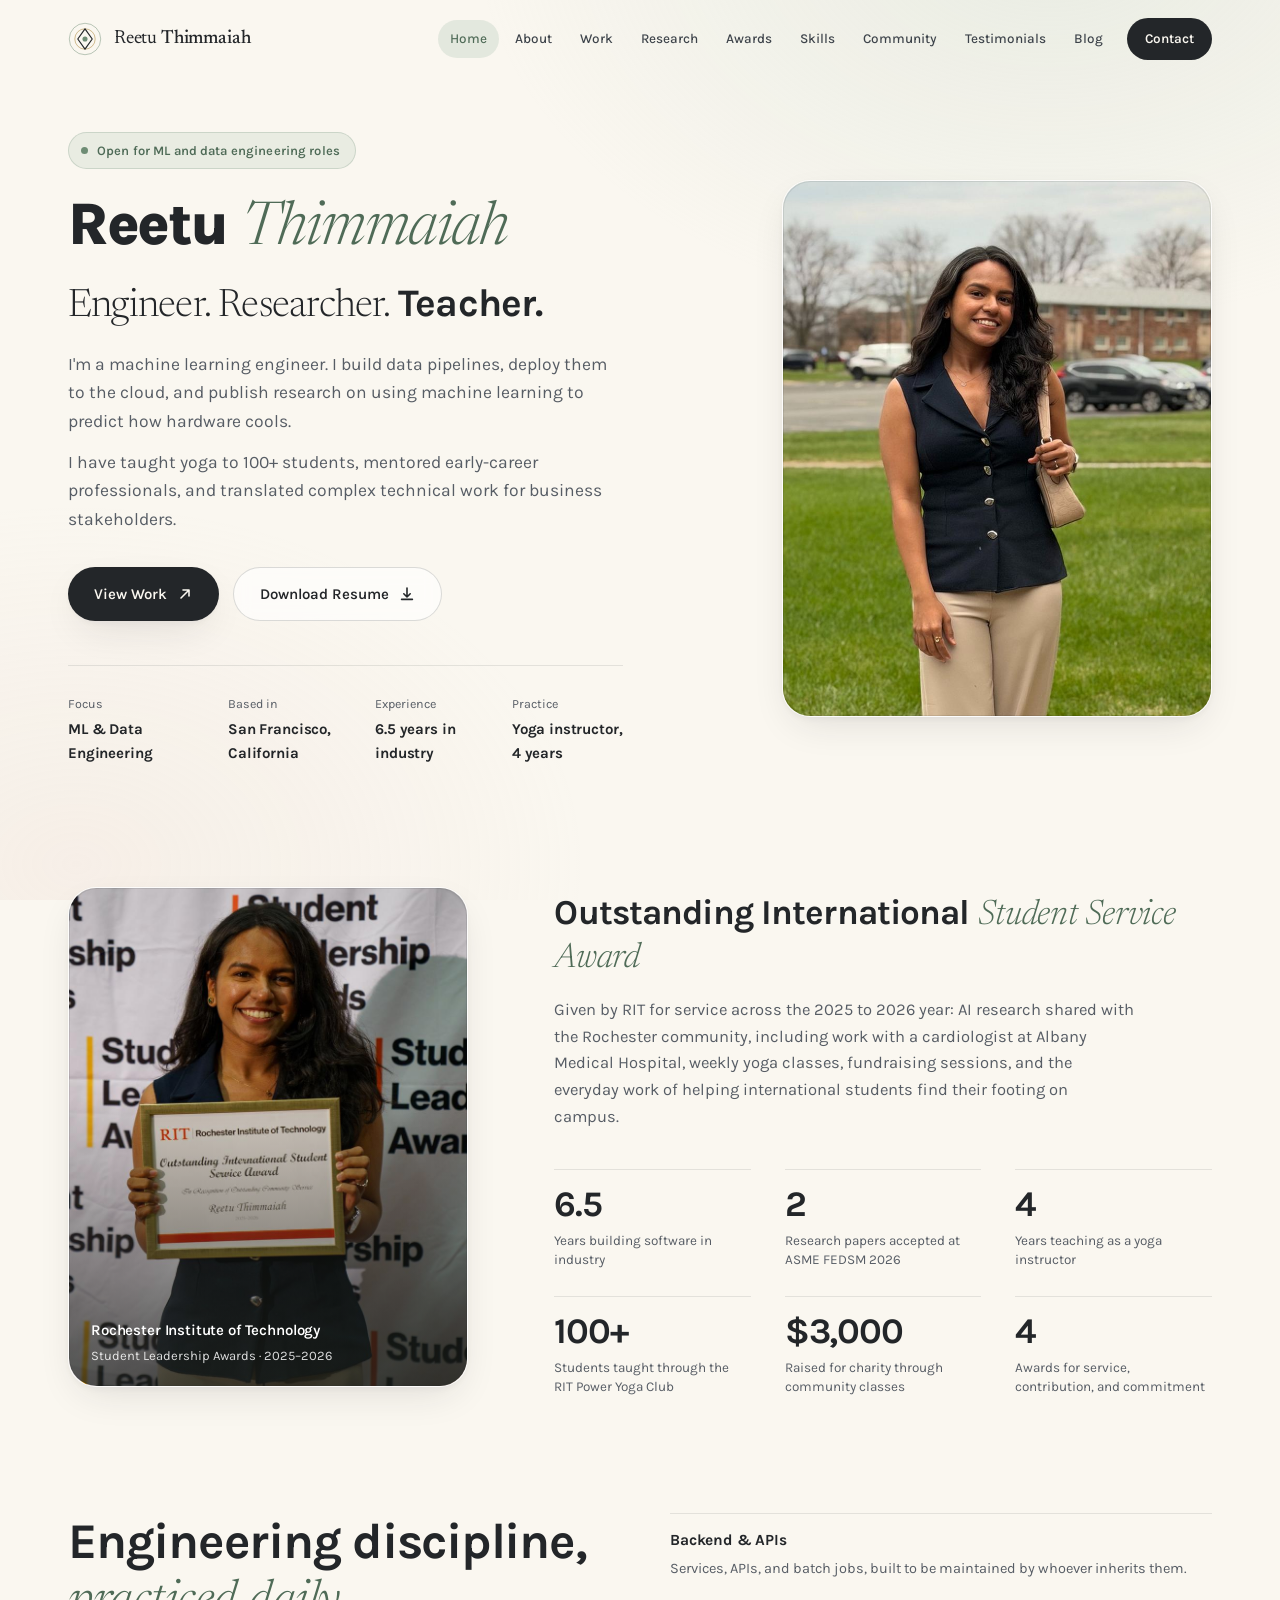
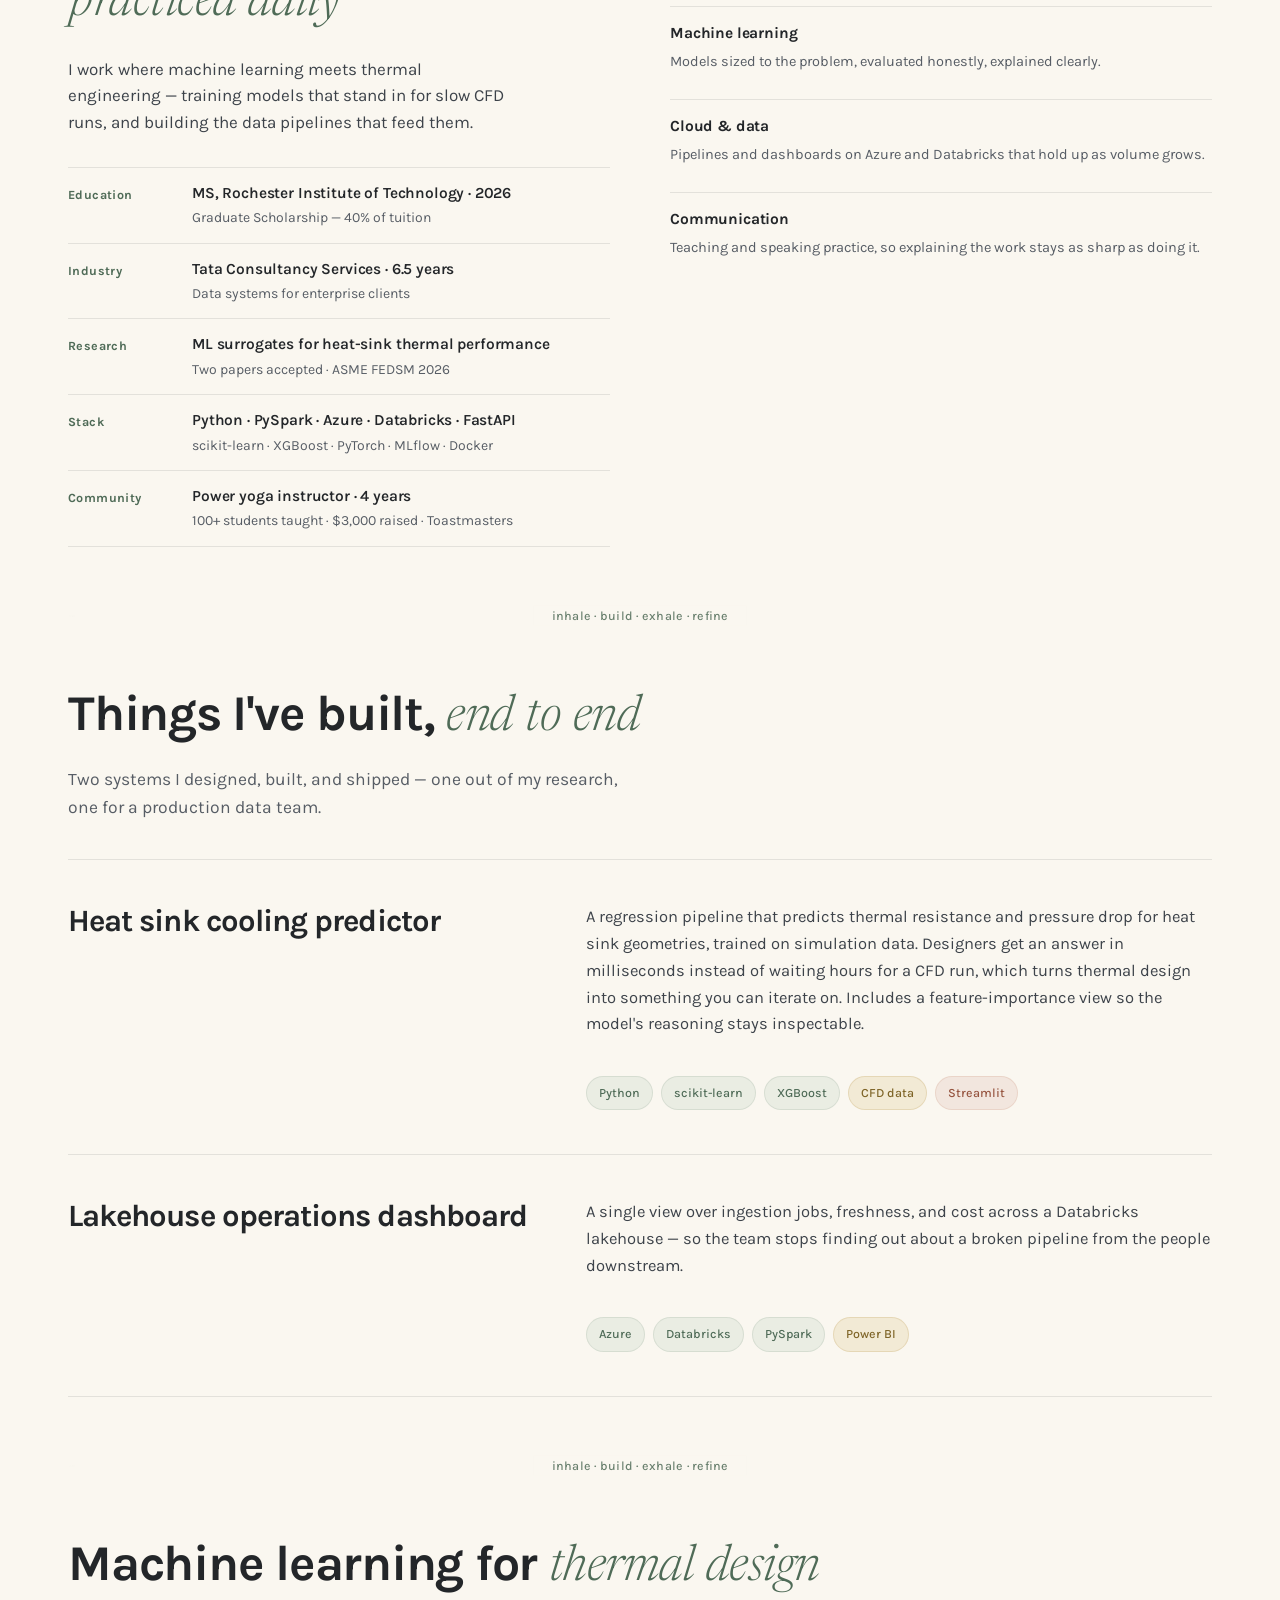
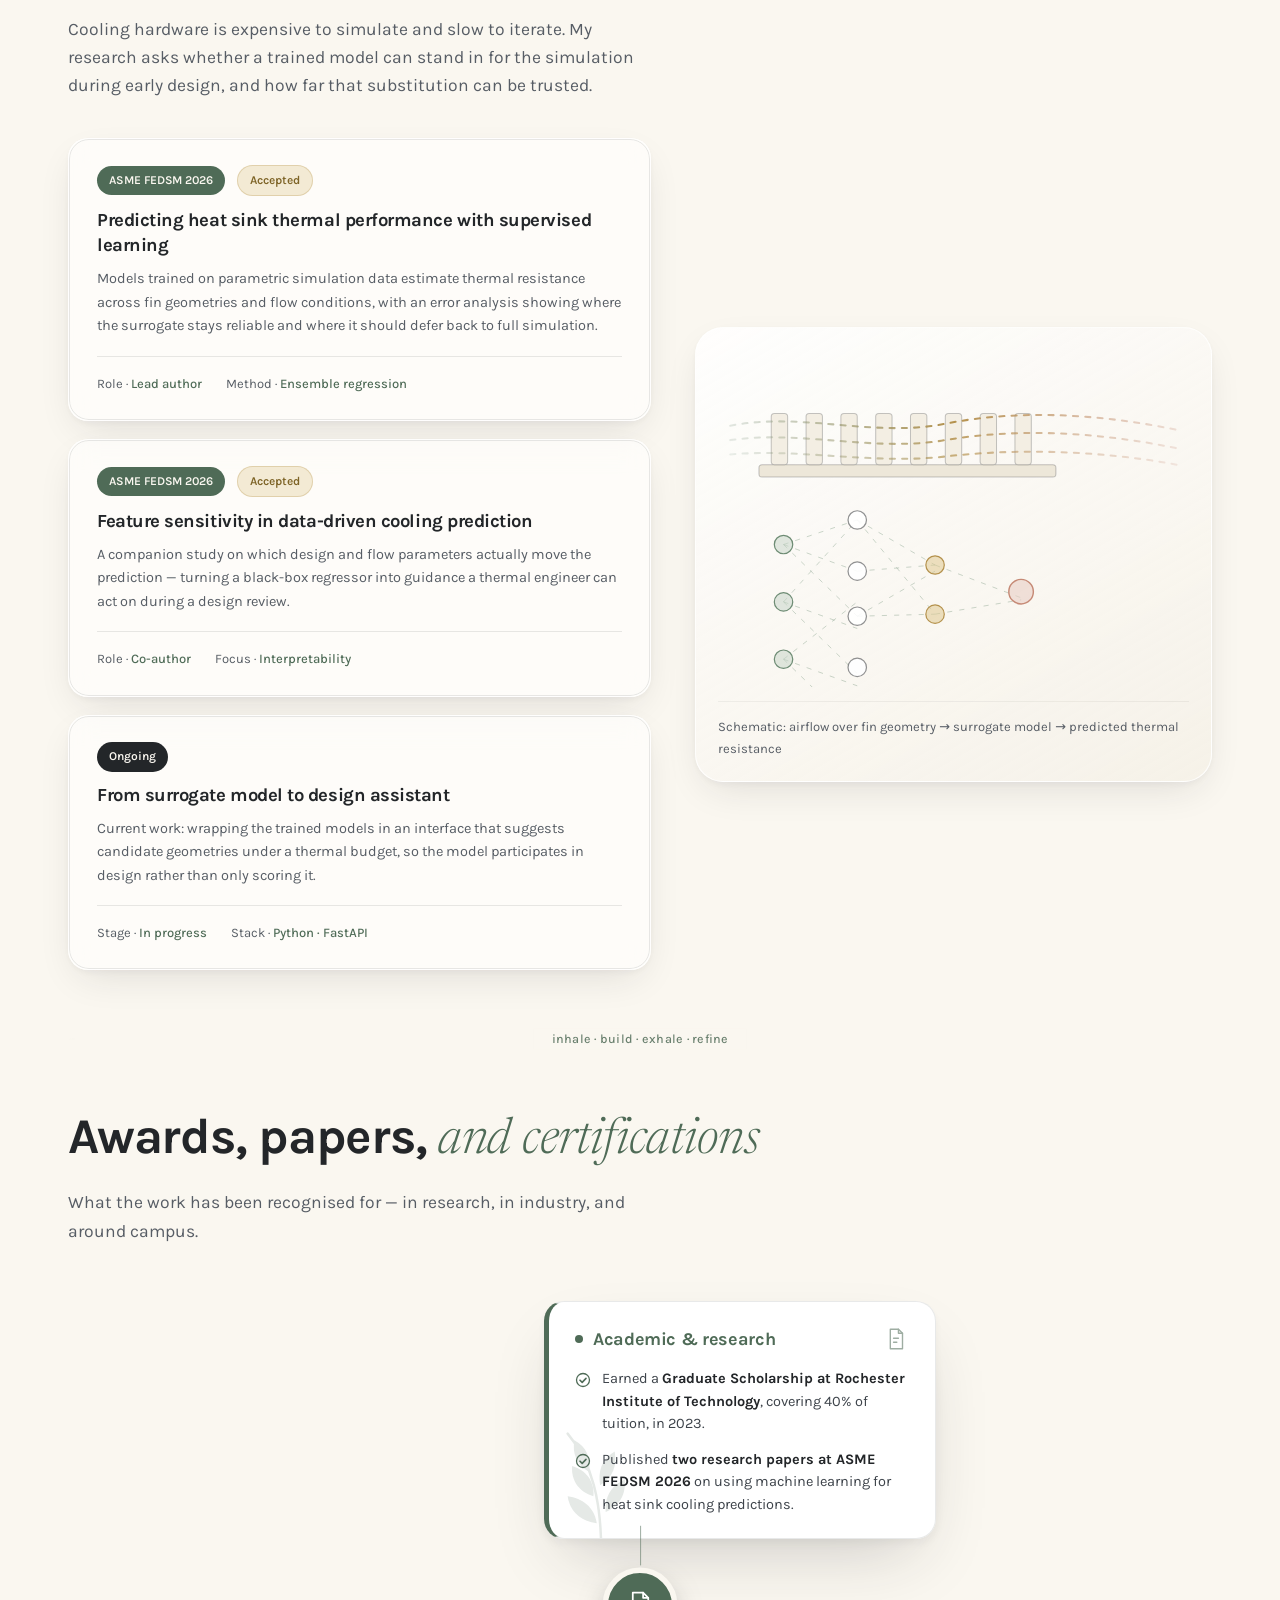
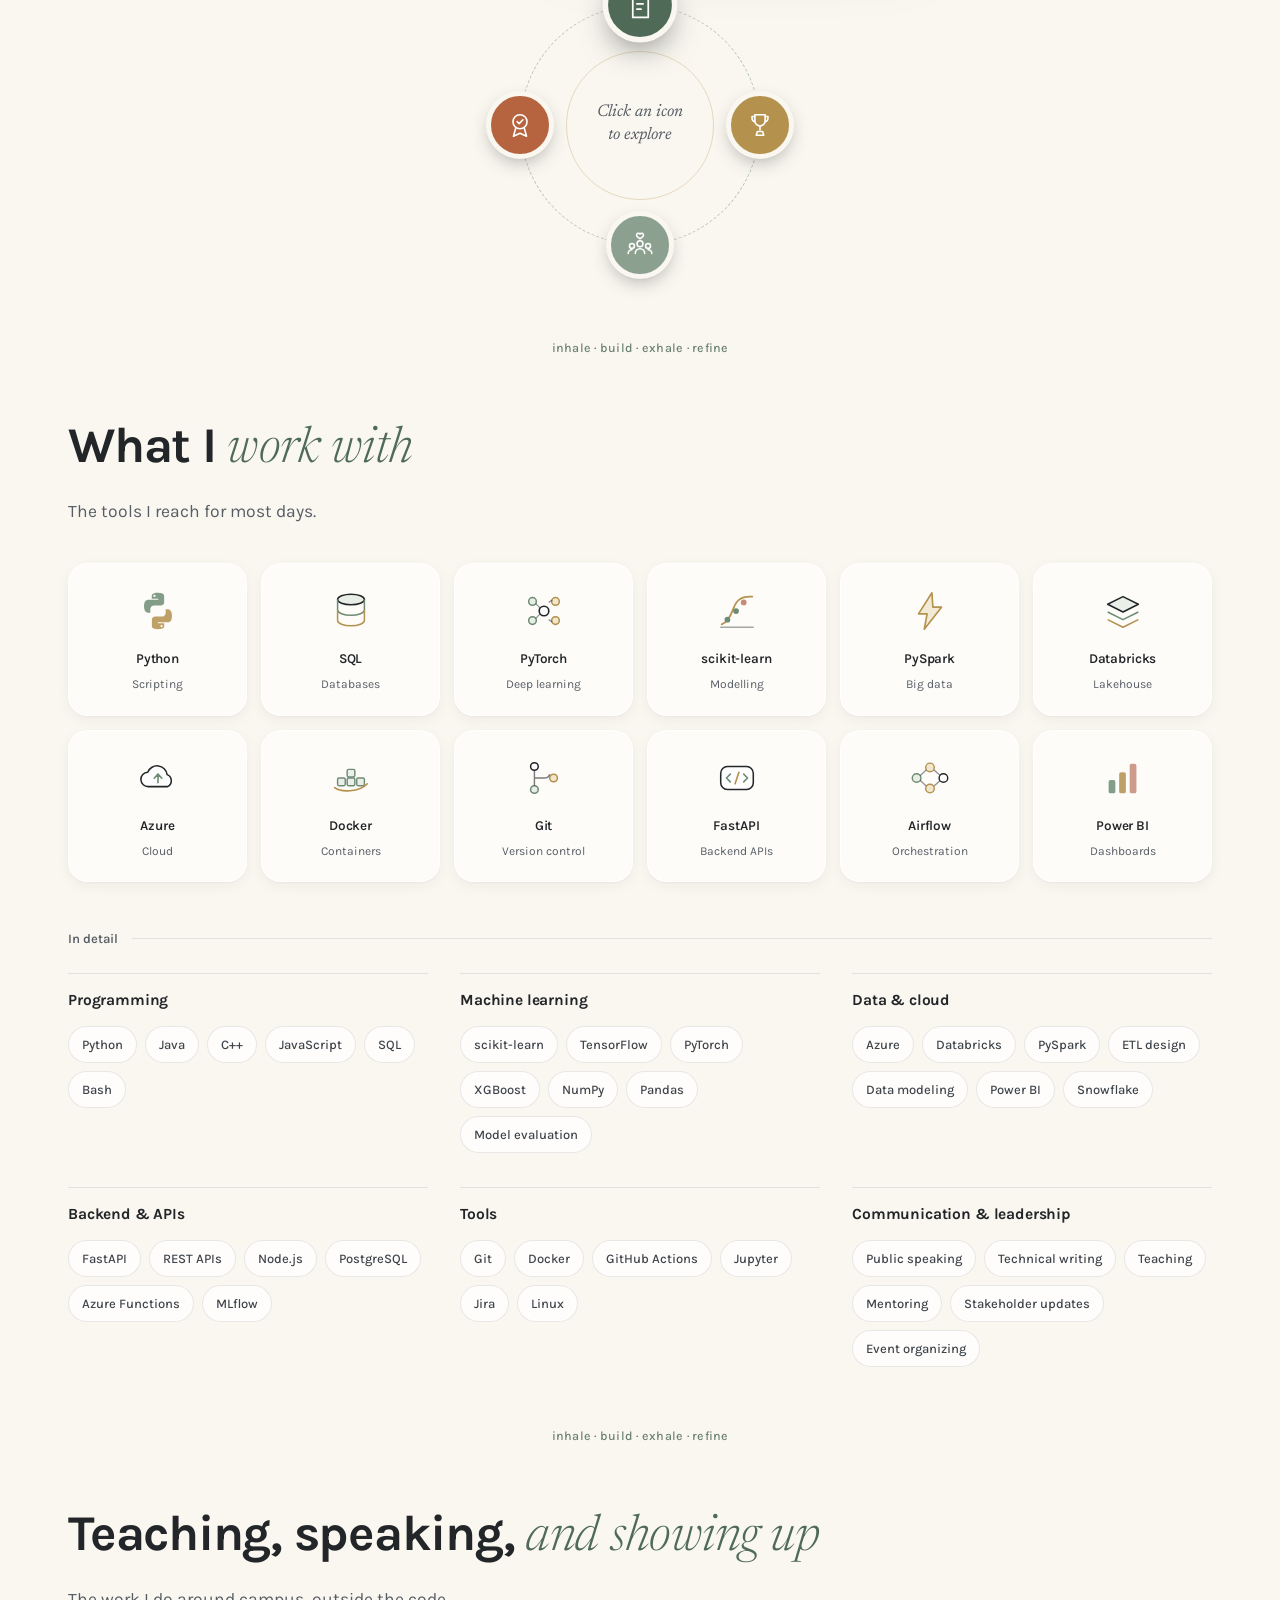
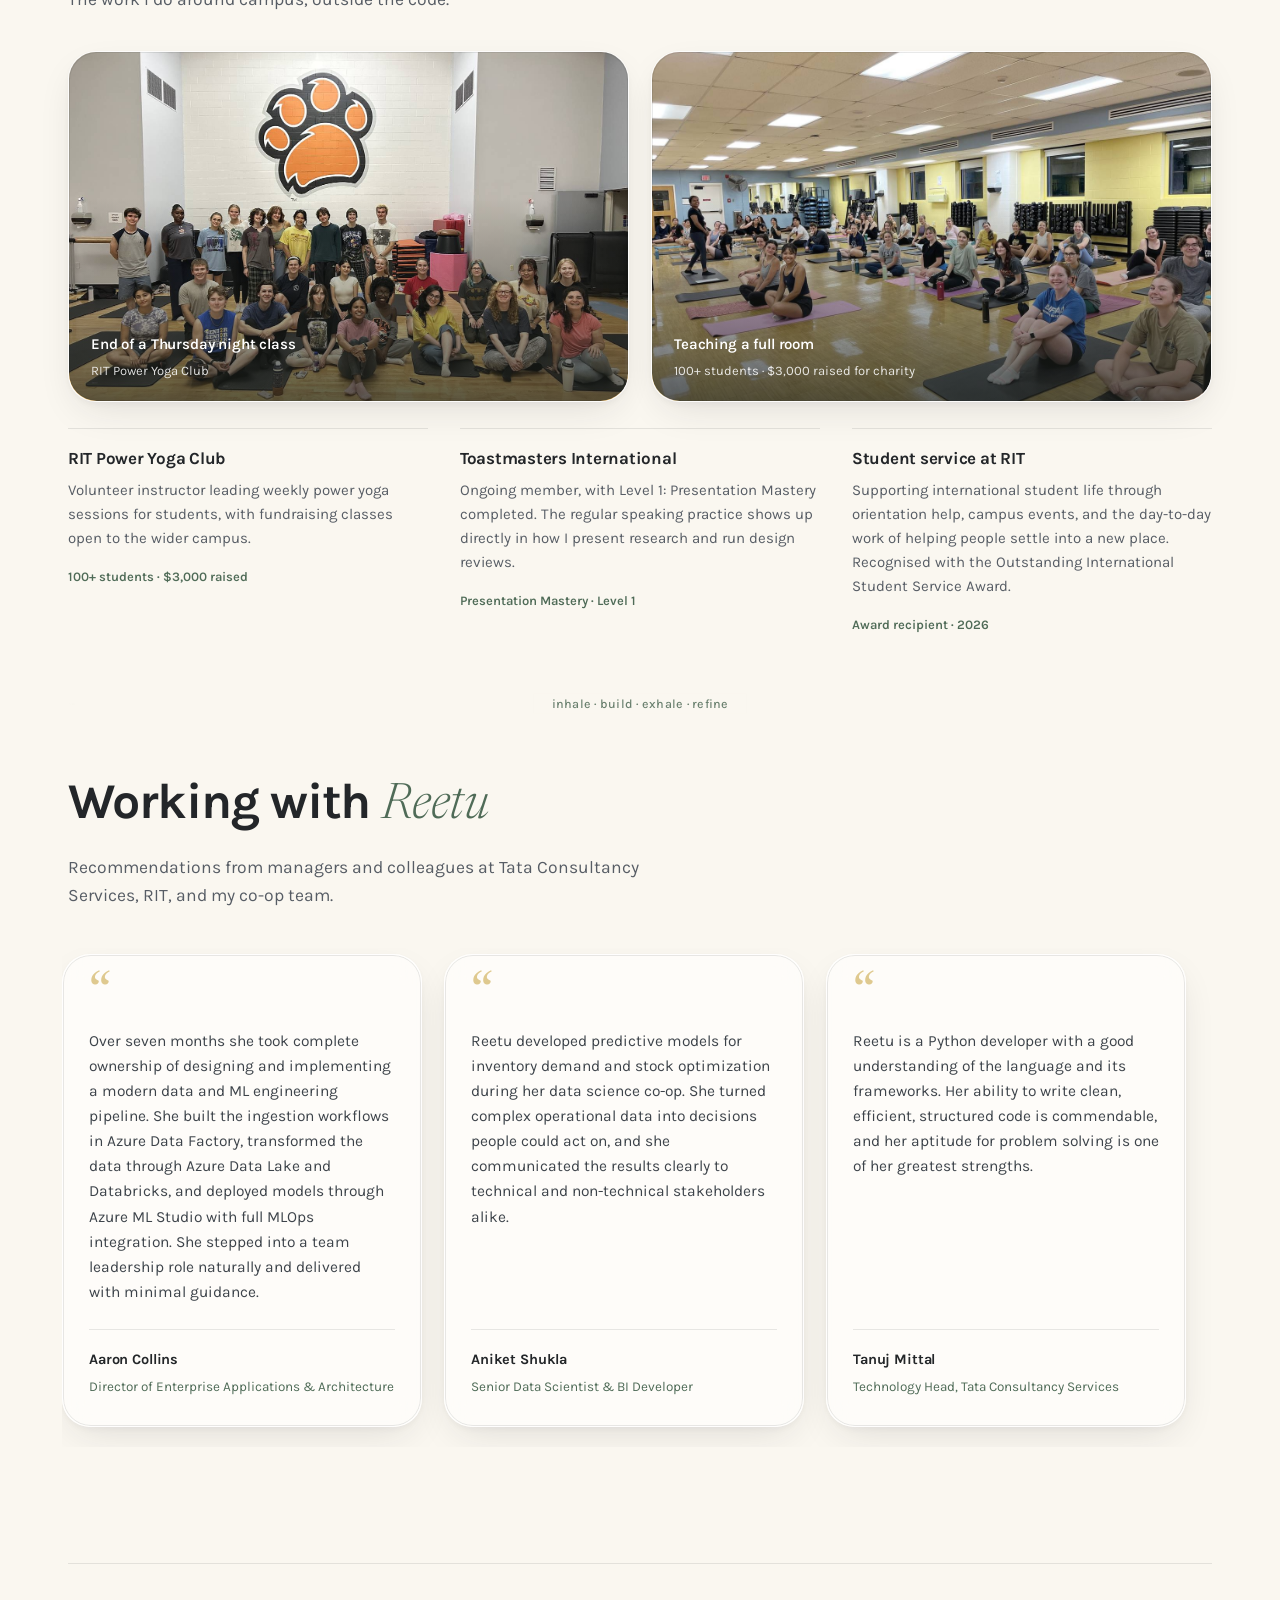
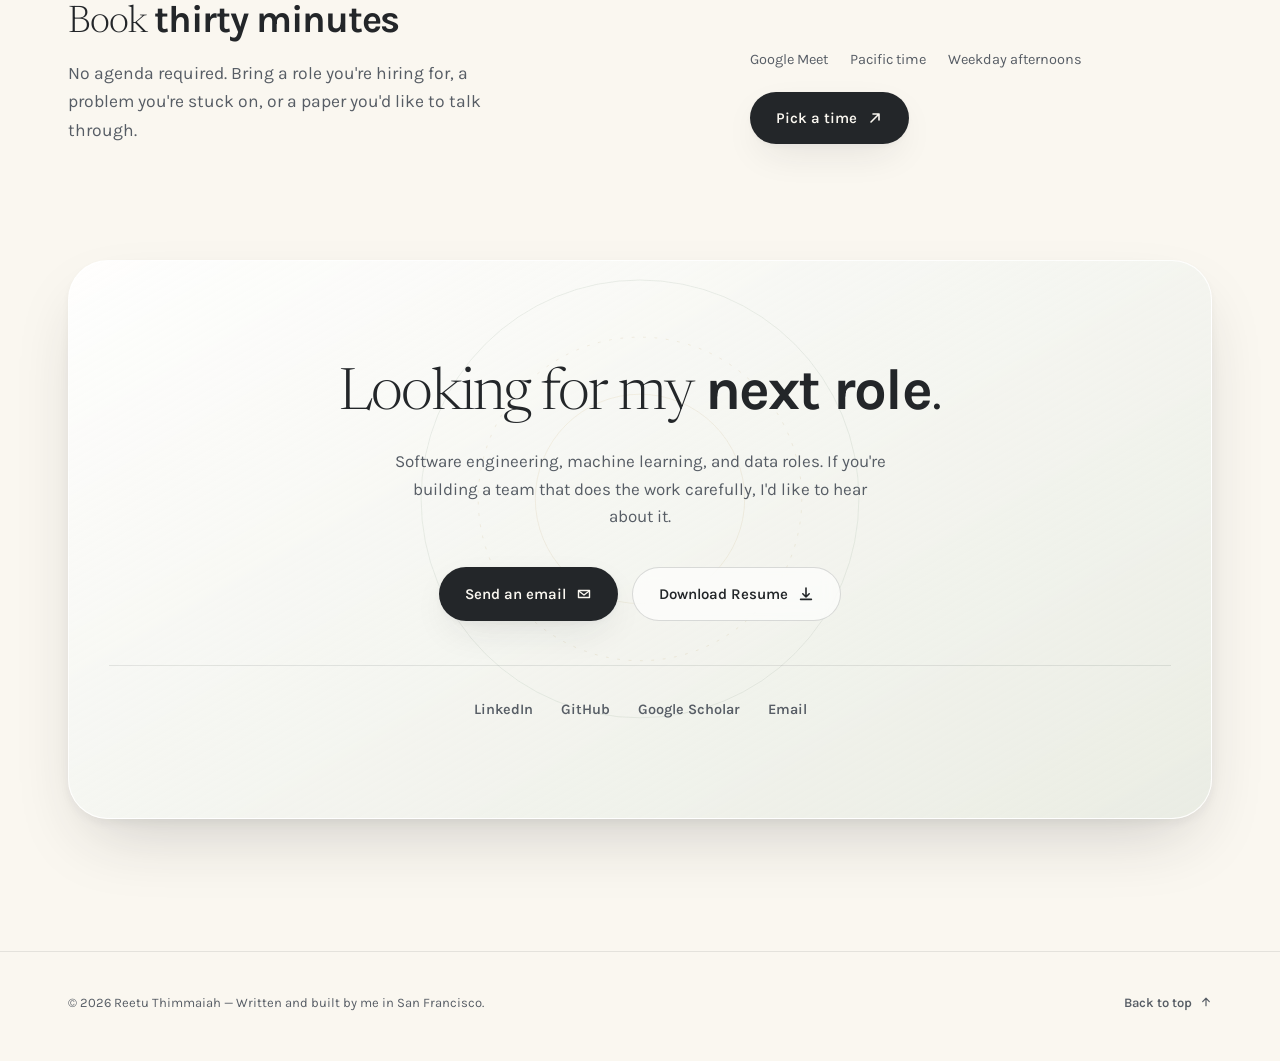
<file: index-old.html>
<!DOCTYPE html>
<html lang="en">
<head>
<meta charset="UTF-8">
<meta name="viewport" content="width=device-width, initial-scale=1.0">
<title>Reetu Thimmaiah — Software Engineer & Machine Learning Researcher</title>
<meta name="description" content="Reetu Thimmaiah — software engineer, machine learning researcher, and cloud/data professional. Building thoughtful technology with calm, clarity, and code.">
<link rel="preconnect" href="https://fonts.googleapis.com">
<link rel="preconnect" href="https://fonts.gstatic.com" crossorigin>
<link href="https://fonts.googleapis.com/css2?family=Karla:wght@400;500;600;700;800&family=Newsreader:ital,opsz,wght@0,6..72,300;0,6..72,400;1,6..72,300;1,6..72,400&display=swap" rel="stylesheet">
<link rel="stylesheet" href="css/tokens.css">
<link rel="stylesheet" href="css/styles.css">
</head>
<body>

<!-- ================= NAV ================= -->
<header class="nav" id="nav">
  <div class="nav__in">
    <a href="#home" class="brand" aria-label="Reetu Thimmaiah, home">
      <svg class="brand__mark" viewBox="0 0 40 40" fill="none" aria-hidden="true">
        <circle cx="20" cy="20" r="18.5" stroke="#6E8C74" stroke-width="1.1" opacity=".5"/>
        <circle class="mandala" cx="20" cy="20" r="12" stroke="#B4914C" stroke-width="1" opacity=".7"/>
        <path d="M20 8 L28.5 20 L20 32 L11.5 20 Z" stroke="#232629" stroke-width="1.4" stroke-linejoin="round"/>
        <circle cx="20" cy="20" r="3" fill="#6E8C74"/>
      </svg>
      <span class="brand__name">Reetu <b>Thimmaiah</b></span>
    </a>
    <nav class="nav__links" id="navLinks" aria-label="Primary">
      <a class="nav__link" href="#home">Home</a>
      <a class="nav__link" href="#about">About</a>
      <a class="nav__link" href="#work">Work</a>
      <a class="nav__link" href="#research">Research</a>
      <a class="nav__link" href="#milestones">Awards</a>
      <a class="nav__link" href="#skills">Skills</a>
      <a class="nav__link" href="#community">Community</a>
      <a class="nav__link" href="#testimonials">Testimonials</a>
      <a class="nav__link" href="blog.html">Blog</a>
      <a class="nav__cta" href="#contact">Contact</a>
    </nav>
    <button class="nav__toggle" id="navToggle" aria-label="Open menu" aria-expanded="false" aria-controls="navLinks"><span></span></button>
  </div>
  <div class="nav__progress" id="progress"></div>
</header>

<main>
<!-- ================= HERO ================= -->
<section class="hero" id="home">
  <div class="wrap">
    <div class="hero__grid">
      <div class="hero__text">
        <span class="hero__status"><i class="pulse"></i> Open for ML and data engineering roles</span>
        <h1 class="hero__name">Reetu <span class="last">Thimmaiah</span></h1>

        <h2 class="hero__headline">Engineer. Researcher. <b>Teacher.</b></h2>
        <p class="hero__copy">I'm a machine learning engineer. I build data pipelines, deploy them to the cloud, and publish research on using machine learning to predict how hardware cools.</p>
        <p class="hero__copy">I have taught yoga to 100+ students, mentored early-career professionals, and translated complex technical work for business stakeholders.</p>

        <div class="hero__btns">
          <a class="btn btn--primary" href="#work">View Work
            <svg viewBox="0 0 16 16" fill="none" aria-hidden="true"><path d="M4 12L12 4M12 4H6M12 4v6" stroke="currentColor" stroke-width="1.6" stroke-linecap="round" stroke-linejoin="round"/></svg>
          </a>
          <a class="btn btn--ghost" href="#" download>Download Resume
            <svg viewBox="0 0 16 16" fill="none" aria-hidden="true"><path d="M8 2v9m0 0l3.2-3.2M8 11L4.8 7.8M2.6 13.4h10.8" stroke="currentColor" stroke-width="1.6" stroke-linecap="round" stroke-linejoin="round"/></svg>
          </a>
        </div>

        <dl class="hero__meta">
          <div><dt>Focus</dt><dd>ML &amp; Data Engineering</dd></div>
          <div><dt>Based in</dt><dd>San Francisco, California</dd></div>
          <div><dt>Experience</dt><dd>6.5 years in industry</dd></div>
          <div><dt>Practice</dt><dd>Yoga instructor, 4 years</dd></div>
        </dl>
      </div>

      <figure class="stage photo rv">
        <img src="images/portrait.jpg" alt="Reetu Thimmaiah on the RIT campus" decoding="async" fetchpriority="high">
      </figure>
    </div>
  </div>
</section>



<!-- ================= RECOGNITION + STATS ================= -->
<section class="section section--tight">
  <div class="wrap">
    <div class="recog">
      <figure data-shot class="photo photo--cap recog__photo rv">
        <img src="images/rit-leadership-award.jpg" alt="Reetu Thimmaiah holding her Outstanding International Student Service Award certificate at the RIT Student Leadership Awards" loading="lazy" decoding="async">
        <figcaption class="photo__cap"><b>Rochester Institute of Technology</b><span>Student Leadership Awards · 2025–2026</span></figcaption>
      </figure>
      <div class="recog__body">
        <h2 class="s-title rv">Outstanding International <em>Student Service Award</em></h2>
        <p class="s-lede rv">Given by RIT for service across the 2025 to 2026 year: AI research shared with the Rochester community, including work with a cardiologist at Albany Medical Hospital, weekly yoga classes, fundraising sessions, and the everyday work of helping international students find their footing on campus.</p>
        <dl class="stats">
          <div class="stat rv"><dt class="stat__n">6.5</dt><dd class="stat__l">Years building software in industry</dd></div>
          <div class="stat rv"><dt class="stat__n">2</dt><dd class="stat__l">Research papers accepted at ASME FEDSM 2026</dd></div>
          <div class="stat rv"><dt class="stat__n">4</dt><dd class="stat__l">Years teaching as a yoga instructor</dd></div>
          <div class="stat rv"><dt class="stat__n">100+</dt><dd class="stat__l">Students taught through the RIT Power Yoga Club</dd></div>
          <div class="stat rv"><dt class="stat__n">$3,000</dt><dd class="stat__l">Raised for charity through community classes</dd></div>
          <div class="stat rv"><dt class="stat__n">4</dt><dd class="stat__l">Awards for service, contribution, and commitment</dd></div>
        </dl>
      </div>
    </div>
  </div>
</section>

<!-- ================= ABOUT ================= -->
<section class="section" id="about">
  <div class="wrap">
    <div class="about">
      <div class="rv">
        <h2 class="s-title">Engineering discipline,<br><em>practiced daily</em></h2>
        <p class="about__lede">I work where machine learning meets thermal engineering — training models that stand in for slow CFD runs, and building the data pipelines that feed them.</p>
        <dl class="spec">
          <div>
            <dt>Education</dt>
            <dd>MS, Rochester Institute of Technology &middot; 2026<span>Graduate Scholarship — 40% of tuition</span></dd>
          </div>
          <div>
            <dt>Industry</dt>
            <dd>Tata Consultancy Services &middot; 6.5 years<span>Data systems for enterprise clients</span></dd>
          </div>
          <div>
            <dt>Research</dt>
            <dd>ML surrogates for heat-sink thermal performance<span>Two papers accepted &middot; ASME FEDSM 2026</span></dd>
          </div>
          <div>
            <dt>Stack</dt>
            <dd>Python &middot; PySpark &middot; Azure &middot; Databricks &middot; FastAPI<span>scikit-learn &middot; XGBoost &middot; PyTorch &middot; MLflow &middot; Docker</span></dd>
          </div>
          <div>
            <dt>Community</dt>
            <dd>Power yoga instructor &middot; 4 years<span>100+ students taught &middot; $3,000 raised &middot; Toastmasters</span></dd>
          </div>
        </dl>
      </div>

      <div class="pillars">
        <div class="pillar rv" style="transition-delay:.06s">
          <h4>Backend &amp; APIs</h4>
          <p>Services, APIs, and batch jobs, built to be maintained by whoever inherits them.</p>
        </div>
        <div class="pillar rv" style="transition-delay:.12s">
          <h4>Machine learning</h4>
          <p>Models sized to the problem, evaluated honestly, explained clearly.</p>
        </div>
        <div class="pillar rv" style="transition-delay:.18s">
          <h4>Cloud &amp; data</h4>
          <p>Pipelines and dashboards on Azure and Databricks that hold up as volume grows.</p>
        </div>
        <div class="pillar rv" style="transition-delay:.24s">
          <h4>Communication</h4>
          <p>Teaching and speaking practice, so explaining the work stays as sharp as doing it.</p>
        </div>
      </div>
    </div>
  </div>
</section>

<div class="breath" aria-hidden="true">
  <svg viewBox="0 0 1200 46" preserveAspectRatio="none">
    <defs><linearGradient id="breathGrad" x1="0" x2="1"><stop offset="0" stop-color="#6E8C74" stop-opacity="0"/><stop offset=".5" stop-color="#6E8C74"/><stop offset="1" stop-color="#B4914C" stop-opacity="0"/></linearGradient></defs>
    <path class="breath__path" d="M0 23 C 150 23 180 4 300 4 S 450 42 600 42 S 750 4 900 4 S 1050 23 1200 23"/>
  </svg>
  <span class="breath__label">inhale · build · exhale · refine</span>
</div>

<!-- ================= WORK ================= -->
<section class="section" id="work">
  <div class="wrap">
    <div class="s-head rv">
      <h2 class="s-title">Things I've built, <em>end to end</em></h2>
      <p class="s-lede">Two systems I designed, built, and shipped — one out of my research, one for a production data team.</p>
    </div>

    <div class="work-grid">

      <article class="proj rv">
        <div class="proj__body">
          <h3>Heat sink cooling predictor</h3>
          <div>
            <p>A regression pipeline that predicts thermal resistance and pressure drop for heat sink geometries, trained on simulation data. Designers get an answer in milliseconds instead of waiting hours for a CFD run, which turns thermal design into something you can iterate on. Includes a feature-importance view so the model's reasoning stays inspectable.</p>
          </div>
          <div class="tags"><span class="tag">Python</span><span class="tag">scikit-learn</span><span class="tag">XGBoost</span><span class="tag tag--gold">CFD data</span><span class="tag tag--clay">Streamlit</span></div>
        </div>
      </article>

      <article class="proj rv">
        <div class="proj__body">
          <h3>Lakehouse operations dashboard</h3>
          <div>
            <p>A single view over ingestion jobs, freshness, and cost across a Databricks lakehouse — so the team stops finding out about a broken pipeline from the people downstream.</p>
          </div>
          <div class="tags"><span class="tag">Azure</span><span class="tag">Databricks</span><span class="tag">PySpark</span><span class="tag tag--gold">Power BI</span></div>
        </div>
      </article>

    </div>
  </div>
</section>

<div class="breath" aria-hidden="true">
  <svg viewBox="0 0 1200 46" preserveAspectRatio="none">
    <path class="breath__path" d="M0 23 C 150 23 180 4 300 4 S 450 42 600 42 S 750 4 900 4 S 1050 23 1200 23"/>
  </svg>
  <span class="breath__label">inhale · build · exhale · refine</span>
</div>

<!-- ================= RESEARCH ================= -->
<section class="section" id="research">
  <div class="wrap">
    <div class="s-head rv">
      <h2 class="s-title">Machine learning for <em>thermal design</em></h2>
      <p class="s-lede">Cooling hardware is expensive to simulate and slow to iterate. My research asks whether a trained model can stand in for the simulation during early design, and how far that substitution can be trusted.</p>
    </div>

    <div class="research">
      <div class="res-cards">
        <article class="card res rv">
          <div class="res__top"><span class="badge badge--sage">ASME FEDSM 2026</span><span class="badge badge--gold">Accepted</span></div>
          <h3>Predicting heat sink thermal performance with supervised learning</h3>
          <p>Models trained on parametric simulation data estimate thermal resistance across fin geometries and flow conditions, with an error analysis showing where the surrogate stays reliable and where it should defer back to full simulation.</p>
          <div class="res__meta"><span>Role · <b>Lead author</b></span><span>Method · <b>Ensemble regression</b></span></div>
        </article>

        <article class="card res rv" style="transition-delay:.08s">
          <div class="res__top"><span class="badge badge--sage">ASME FEDSM 2026</span><span class="badge badge--gold">Accepted</span></div>
          <h3>Feature sensitivity in data-driven cooling prediction</h3>
          <p>A companion study on which design and flow parameters actually move the prediction — turning a black-box regressor into guidance a thermal engineer can act on during a design review.</p>
          <div class="res__meta"><span>Role · <b>Co-author</b></span><span>Focus · <b>Interpretability</b></span></div>
        </article>

        <article class="card res rv" style="transition-delay:.16s">
          <div class="res__top"><span class="badge">Ongoing</span></div>
          <h3>From surrogate model to design assistant</h3>
          <p>Current work: wrapping the trained models in an interface that suggests candidate geometries under a thermal budget, so the model participates in design rather than only scoring it.</p>
          <div class="res__meta"><span>Stage · <b>In progress</b></span><span>Stack · <b>Python · FastAPI</b></span></div>
        </article>
      </div>

      <div class="res-vis rv" style="transition-delay:.1s">
        <svg viewBox="0 0 460 330" fill="none" aria-hidden="true">
          <defs>
            <linearGradient id="flowG" x1="0" x2="1"><stop offset="0" stop-color="#6E8C74" stop-opacity=".2"/><stop offset=".5" stop-color="#B4914C"/><stop offset="1" stop-color="#C68A76" stop-opacity=".25"/></linearGradient>
          </defs>
          <!-- thermal airflow over fins -->
          <g>
            <rect x="40" y="112" width="290" height="12" rx="3" fill="#EDE7D9" stroke="#232629" stroke-opacity=".25"/>
            <g stroke="#232629" stroke-opacity=".25" fill="#F3EEE3">
              <rect x="52" y="62" width="16" height="50" rx="3"/><rect x="86" y="62" width="16" height="50" rx="3"/><rect x="120" y="62" width="16" height="50" rx="3"/>
              <rect x="154" y="62" width="16" height="50" rx="3"/><rect x="188" y="62" width="16" height="50" rx="3"/><rect x="222" y="62" width="16" height="50" rx="3"/>
              <rect x="256" y="62" width="16" height="50" rx="3"/><rect x="290" y="62" width="16" height="50" rx="3"/>
            </g>
            <g stroke="url(#flowG)" stroke-width="2" fill="none" stroke-linecap="round">
              <path class="dash" d="M12 74c70-14 140 12 210-2s150-10 226 6"/>
              <path class="dash" d="M12 88c70-10 140 12 210 0s150-8 226 8" opacity=".85"/>
              <path class="dash" d="M12 102c70-6 140 10 210 2s150-6 226 8" opacity=".7"/>
            </g>
          </g>
          <!-- ML node graph -->
          <g transform="translate(0,150)">
            <g stroke="#6E8C74" stroke-opacity=".38" stroke-width=".9">
              <path class="dash" d="M64 40l72-24M64 40l72 26M64 40l72 70M64 96l72-80M64 96l72 26M64 96l72 70M64 152l72-56M64 152l72 26M64 152l72 70"/>
              <path class="dash" d="M136 16l76 44M136 66l76-6M136 110l76-44M136 16l76 92M136 110l76-2"/>
              <path class="dash" d="M212 60l84 32M212 108l84-14"/>
            </g>
            <g fill="rgba(199,214,200,.55)" stroke="#6E8C74" stroke-width="1.2">
              <circle cx="64" cy="40" r="9"/><circle cx="64" cy="96" r="9"/><circle cx="64" cy="152" r="9"/>
            </g>
            <g fill="rgba(255,255,255,.9)" stroke="#232629" stroke-opacity=".5" stroke-width="1.2">
              <circle cx="136" cy="16" r="9"/><circle cx="136" cy="66" r="9"/><circle cx="136" cy="110" r="9"/><circle cx="136" cy="160" r="9"/>
            </g>
            <g fill="rgba(223,201,143,.55)" stroke="#B4914C" stroke-width="1.2">
              <circle cx="212" cy="60" r="9"/><circle cx="212" cy="108" r="9"/>
            </g>
            <circle cx="296" cy="86" r="12" fill="rgba(232,207,197,.6)" stroke="#C68A76" stroke-width="1.4"/>
          </g>
        </svg>
        <div class="res-vis__cap">
          <span>Schematic: airflow over fin geometry → surrogate model → predicted thermal resistance</span>
        </div>
      </div>
    </div>
  </div>
</section>

<div class="breath" aria-hidden="true">
  <svg viewBox="0 0 1200 46" preserveAspectRatio="none">
    <path class="breath__path" d="M0 23 C 150 23 180 4 300 4 S 450 42 600 42 S 750 4 900 4 S 1050 23 1200 23"/>
  </svg>
  <span class="breath__label">inhale · build · exhale · refine</span>
</div>

<!-- ================= MILESTONES ================= -->
<section class="section" id="milestones">
  <div class="wrap">
    <div class="s-head rv">
      <h2 class="s-title">Awards, papers, <em>and certifications</em></h2>
      <p class="s-lede">What the work has been recognised for — in research, in industry, and around campus.</p>
    </div>

    <div class="hub-wrap rv" role="tablist" aria-label="Award categories">
      <div class="hub">
        <span class="hub__ring hub__ring--o"></span>
        <span class="hub__ring hub__ring--i"></span>
        <p class="hub__hint">Click an icon<br>to explore</p>
        <button class="hub__i hub__i--t" id="orb-academic" role="tab" data-panel="academic"
                aria-controls="panel-academic" aria-selected="true" aria-label="Academic and research"><svg viewBox="0 0 32 32" fill="none" stroke="currentColor" stroke-width="1.7" stroke-linecap="round" stroke-linejoin="round" aria-hidden="true"><path d="M9 4h10l5 5v19H9z"/><path d="M19 4v5h5"/><path d="M13 15h6M13 20h4"/></svg></button>
        <button class="hub__i hub__i--r" id="orb-recognition" role="tab" data-panel="recognition"
                aria-controls="panel-recognition" aria-selected="false" aria-label="Recognition"><svg viewBox="0 0 32 32" fill="none" stroke="currentColor" stroke-width="1.7" stroke-linecap="round" stroke-linejoin="round" aria-hidden="true"><path d="M10.5 5h11v6.5a5.5 5.5 0 0 1-11 0z"/><path d="M10.5 7H7.5v1.8a3.8 3.8 0 0 0 3 3.7M21.5 7h3v1.8a3.8 3.8 0 0 1-3 3.7"/><path d="M16 17v4"/><path d="M12 27h8l-1.2-4h-5.6z"/></svg></button>
        <button class="hub__i hub__i--l" id="orb-certs" role="tab" data-panel="certs"
                aria-controls="panel-certs" aria-selected="false" aria-label="Certifications"><svg viewBox="0 0 32 32" fill="none" stroke="currentColor" stroke-width="1.7" stroke-linecap="round" stroke-linejoin="round" aria-hidden="true"><circle cx="16" cy="12.5" r="7.5"/><path d="m13 12.4 2.1 2.1 4-4.1"/><path d="M11.6 19 9 28l7-3.3 7 3.3-2.6-9"/></svg></button>
        <button class="hub__i hub__i--b" id="orb-community" role="tab" data-panel="community"
                aria-controls="panel-community" aria-selected="false" aria-label="Leadership and community"><svg viewBox="0 0 32 32" fill="none" stroke="currentColor" stroke-width="1.7" stroke-linecap="round" stroke-linejoin="round" aria-hidden="true"><path d="M16 4.4c-1-1.7-3.7-1-3.7 1 0 1.7 2.2 3.1 3.7 3.9 1.5-.8 3.7-2.2 3.7-3.9 0-2-2.7-2.7-3.7-1Z"/><circle cx="16" cy="14.6" r="3.2"/><path d="M11 25c0-2.8 2.2-5 5-5s5 2.2 5 5"/><circle cx="7.4" cy="17" r="2.6"/><circle cx="24.6" cy="17" r="2.6"/><path d="M3.4 25c0-2.2 1.8-4 4-4M28.6 25c0-2.2-1.8-4-4-4"/></svg></button>
      </div>

      <article class="hub-card hub-card--t is-open" id="panel-academic" role="tabpanel"
               data-panel="academic" aria-labelledby="orb-academic">
        <svg class="hub-card__leaf" viewBox="0 0 100 130" fill="none" aria-hidden="true"><path d="M52 128C52 82 44 48 22 22" stroke="currentColor" stroke-width="2.2" stroke-linecap="round"/><path d="M48 102c-15-2-24-11-26-24 15 2 24 11 26 24Z" fill="currentColor"/><path d="M45 78c-13-4-20-14-19-27 13 4 20 14 19 27Z" fill="currentColor"/><path d="M41 56c-11-6-15-16-13-28 11 6 15 16 13 28Z" fill="currentColor"/><path d="M56 92c13-6 18-16 17-29-13 6-18 16-17 29Z" fill="currentColor"/><path d="M51 68c12-7 15-18 13-30-12 7-15 18-13 30Z" fill="currentColor"/></svg>
        <div class="hub-card__head"><i></i><h3>Academic &amp; research</h3><svg viewBox="0 0 32 32" fill="none" stroke="currentColor" stroke-width="1.7" stroke-linecap="round" stroke-linejoin="round" aria-hidden="true"><path d="M9 4h10l5 5v19H9z"/><path d="M19 4v5h5"/><path d="M13 15h6M13 20h4"/></svg></div>
        <ul>
          <li><svg viewBox="0 0 16 16" fill="none" aria-hidden="true"><circle cx="8" cy="8" r="6.5" stroke="currentColor" stroke-width="1.3"/><path d="M5 8.2l2.2 2.2L11 6.4" stroke="currentColor" stroke-width="1.6" stroke-linecap="round" stroke-linejoin="round"/></svg>Earned a <b>Graduate Scholarship at Rochester Institute of Technology</b>, covering 40% of tuition, in 2023.</li>
          <li><svg viewBox="0 0 16 16" fill="none" aria-hidden="true"><circle cx="8" cy="8" r="6.5" stroke="currentColor" stroke-width="1.3"/><path d="M5 8.2l2.2 2.2L11 6.4" stroke="currentColor" stroke-width="1.6" stroke-linecap="round" stroke-linejoin="round"/></svg>Published <b>two research papers at ASME FEDSM 2026</b> on using machine learning for heat sink cooling predictions.</li>
        </ul>
      </article>

      <article class="hub-card hub-card--r" id="panel-recognition" role="tabpanel"
               data-panel="recognition" aria-labelledby="orb-recognition">
        <svg class="hub-card__leaf" viewBox="0 0 100 130" fill="none" aria-hidden="true"><path d="M52 128C52 82 44 48 22 22" stroke="currentColor" stroke-width="2.2" stroke-linecap="round"/><path d="M48 102c-15-2-24-11-26-24 15 2 24 11 26 24Z" fill="currentColor"/><path d="M45 78c-13-4-20-14-19-27 13 4 20 14 19 27Z" fill="currentColor"/><path d="M41 56c-11-6-15-16-13-28 11 6 15 16 13 28Z" fill="currentColor"/><path d="M56 92c13-6 18-16 17-29-13 6-18 16-17 29Z" fill="currentColor"/><path d="M51 68c12-7 15-18 13-30-12 7-15 18-13 30Z" fill="currentColor"/></svg>
        <div class="hub-card__head"><i></i><h3>Recognition</h3><svg viewBox="0 0 32 32" fill="none" stroke="currentColor" stroke-width="1.7" stroke-linecap="round" stroke-linejoin="round" aria-hidden="true"><path d="M10.5 5h11v6.5a5.5 5.5 0 0 1-11 0z"/><path d="M10.5 7H7.5v1.8a3.8 3.8 0 0 0 3 3.7M21.5 7h3v1.8a3.8 3.8 0 0 1-3 3.7"/><path d="M16 17v4"/><path d="M12 27h8l-1.2-4h-5.6z"/></svg></div>
        <ul>
          <li><svg viewBox="0 0 16 16" fill="none" aria-hidden="true"><circle cx="8" cy="8" r="6.5" stroke="currentColor" stroke-width="1.3"/><path d="M5 8.2l2.2 2.2L11 6.4" stroke="currentColor" stroke-width="1.6" stroke-linecap="round" stroke-linejoin="round"/></svg>Won the <b>Outstanding International Student Service Award</b> at RIT in 2026 for contributing to student life and the community.</li>
          <li><svg viewBox="0 0 16 16" fill="none" aria-hidden="true"><circle cx="8" cy="8" r="6.5" stroke="currentColor" stroke-width="1.3"/><path d="M5 8.2l2.2 2.2L11 6.4" stroke="currentColor" stroke-width="1.6" stroke-linecap="round" stroke-linejoin="round"/></svg>Received the <b>Service and Commitment Award</b> at Tata Consultancy Services in 2023.</li>
          <li><svg viewBox="0 0 16 16" fill="none" aria-hidden="true"><circle cx="8" cy="8" r="6.5" stroke="currentColor" stroke-width="1.3"/><path d="M5 8.2l2.2 2.2L11 6.4" stroke="currentColor" stroke-width="1.6" stroke-linecap="round" stroke-linejoin="round"/></svg>Received an <b>On the Spot Award</b> at Tata Consultancy Services in 2022.</li>
        </ul>
      </article>

      <article class="hub-card hub-card--l" id="panel-certs" role="tabpanel"
               data-panel="certs" aria-labelledby="orb-certs">
        <svg class="hub-card__leaf" viewBox="0 0 100 130" fill="none" aria-hidden="true"><path d="M52 128C52 82 44 48 22 22" stroke="currentColor" stroke-width="2.2" stroke-linecap="round"/><path d="M48 102c-15-2-24-11-26-24 15 2 24 11 26 24Z" fill="currentColor"/><path d="M45 78c-13-4-20-14-19-27 13 4 20 14 19 27Z" fill="currentColor"/><path d="M41 56c-11-6-15-16-13-28 11 6 15 16 13 28Z" fill="currentColor"/><path d="M56 92c13-6 18-16 17-29-13 6-18 16-17 29Z" fill="currentColor"/><path d="M51 68c12-7 15-18 13-30-12 7-15 18-13 30Z" fill="currentColor"/></svg>
        <div class="hub-card__head"><i></i><h3>Certifications</h3><svg viewBox="0 0 32 32" fill="none" stroke="currentColor" stroke-width="1.7" stroke-linecap="round" stroke-linejoin="round" aria-hidden="true"><circle cx="16" cy="12.5" r="7.5"/><path d="m13 12.4 2.1 2.1 4-4.1"/><path d="M11.6 19 9 28l7-3.3 7 3.3-2.6-9"/></svg></div>
        <ul>
          <li><svg viewBox="0 0 16 16" fill="none" aria-hidden="true"><circle cx="8" cy="8" r="6.5" stroke="currentColor" stroke-width="1.3"/><path d="M5 8.2l2.2 2.2L11 6.4" stroke="currentColor" stroke-width="1.6" stroke-linecap="round" stroke-linejoin="round"/></svg><b>Microsoft Certified: Azure Data Fundamentals</b></li>
          <li><svg viewBox="0 0 16 16" fill="none" aria-hidden="true"><circle cx="8" cy="8" r="6.5" stroke="currentColor" stroke-width="1.3"/><path d="M5 8.2l2.2 2.2L11 6.4" stroke="currentColor" stroke-width="1.6" stroke-linecap="round" stroke-linejoin="round"/></svg><b>Databricks Lakehouse Fundamentals</b></li>
        </ul>
      </article>

      <article class="hub-card hub-card--b" id="panel-community" role="tabpanel"
               data-panel="community" aria-labelledby="orb-community">
        <svg class="hub-card__leaf" viewBox="0 0 100 130" fill="none" aria-hidden="true"><path d="M52 128C52 82 44 48 22 22" stroke="currentColor" stroke-width="2.2" stroke-linecap="round"/><path d="M48 102c-15-2-24-11-26-24 15 2 24 11 26 24Z" fill="currentColor"/><path d="M45 78c-13-4-20-14-19-27 13 4 20 14 19 27Z" fill="currentColor"/><path d="M41 56c-11-6-15-16-13-28 11 6 15 16 13 28Z" fill="currentColor"/><path d="M56 92c13-6 18-16 17-29-13 6-18 16-17 29Z" fill="currentColor"/><path d="M51 68c12-7 15-18 13-30-12 7-15 18-13 30Z" fill="currentColor"/></svg>
        <div class="hub-card__head"><i></i><h3>Leadership &amp; community</h3><svg viewBox="0 0 32 32" fill="none" stroke="currentColor" stroke-width="1.7" stroke-linecap="round" stroke-linejoin="round" aria-hidden="true"><path d="M16 4.4c-1-1.7-3.7-1-3.7 1 0 1.7 2.2 3.1 3.7 3.9 1.5-.8 3.7-2.2 3.7-3.9 0-2-2.7-2.7-3.7-1Z"/><circle cx="16" cy="14.6" r="3.2"/><path d="M11 25c0-2.8 2.2-5 5-5s5 2.2 5 5"/><circle cx="7.4" cy="17" r="2.6"/><circle cx="24.6" cy="17" r="2.6"/><path d="M3.4 25c0-2.2 1.8-4 4-4M28.6 25c0-2.2-1.8-4-4-4"/></svg></div>
        <ul>
          <li><svg viewBox="0 0 16 16" fill="none" aria-hidden="true"><circle cx="8" cy="8" r="6.5" stroke="currentColor" stroke-width="1.3"/><path d="M5 8.2l2.2 2.2L11 6.4" stroke="currentColor" stroke-width="1.6" stroke-linecap="round" stroke-linejoin="round"/></svg>Volunteered as a <b>yoga instructor at the RIT Power Yoga Club</b>, teaching more than 100 students and helping raise $3,000 for charity.</li>
          <li><svg viewBox="0 0 16 16" fill="none" aria-hidden="true"><circle cx="8" cy="8" r="6.5" stroke="currentColor" stroke-width="1.3"/><path d="M5 8.2l2.2 2.2L11 6.4" stroke="currentColor" stroke-width="1.6" stroke-linecap="round" stroke-linejoin="round"/></svg>Completed <b>Level 1: Presentation Mastery</b> through Toastmasters International.</li>
          <li><svg viewBox="0 0 16 16" fill="none" aria-hidden="true"><circle cx="8" cy="8" r="6.5" stroke="currentColor" stroke-width="1.3"/><path d="M5 8.2l2.2 2.2L11 6.4" stroke="currentColor" stroke-width="1.6" stroke-linecap="round" stroke-linejoin="round"/></svg>Ongoing member of <b>Toastmasters International</b>.</li>
        </ul>
      </article>
    </div>

  </div>
</section>

<div class="breath" aria-hidden="true">
  <svg viewBox="0 0 1200 46" preserveAspectRatio="none">
    <path class="breath__path" d="M0 23 C 150 23 180 4 300 4 S 450 42 600 42 S 750 4 900 4 S 1050 23 1200 23"/>
  </svg>
  <span class="breath__label">inhale · build · exhale · refine</span>
</div>

<!-- ================= SKILLS ================= -->
<section class="section" id="skills">
  <div class="wrap">
    <div class="s-head rv">
      <h2 class="s-title">What I <em>work with</em></h2>
      <p class="s-lede">The tools I reach for most days.</p>
    </div>

    <div class="stack">
        <div class="stack__item rv" style="transition-delay:0.00s">
          <svg class="stack__ico" viewBox="0 0 48 48" fill="none" aria-hidden="true" style="animation-delay:0.00s"><path d="M24 5c-7 0-6.5 3-6.5 3v3.2h6.7v1H14s-4.6-.5-4.6 6.7 4 7 4 7h2.6v-3.6s-.1-4 4-4h6.6s3.8.1 3.8-3.7v-6.2S31 5 24 5Zm-3.7 2.1a1.2 1.2 0 1 1 0 2.4 1.2 1.2 0 0 1 0-2.4Z" fill="#6E8C74" opacity=".85"/><path d="M24 43c7 0 6.5-3 6.5-3v-3.2h-6.7v-1H34s4.6.5 4.6-6.7-4-7-4-7H32v3.6s.1 4-4 4h-6.6s-3.8-.1-3.8 3.7v6.2S17 43 24 43Zm3.7-2.1a1.2 1.2 0 1 1 0-2.4 1.2 1.2 0 0 1 0 2.4Z" fill="#B4914C" opacity=".85"/></svg>
          <div class="stack__name">Python</div>
          <div class="stack__cat">Scripting</div>
        </div>
        <div class="stack__item rv" style="transition-delay:0.03s">
          <svg class="stack__ico" viewBox="0 0 48 48" fill="none" aria-hidden="true" style="animation-delay:0.28s"><ellipse cx="24" cy="12" rx="14" ry="5.5" stroke="#232629" stroke-width="1.6" fill="rgba(199,214,200,.4)"/><path d="M10 12v11c0 3 6.3 5.5 14 5.5s14-2.5 14-5.5V12" stroke="#6E8C74" stroke-width="1.6" fill="none"/><path d="M10 23v11c0 3 6.3 5.5 14 5.5s14-2.5 14-5.5V23" stroke="#B4914C" stroke-width="1.6" fill="none"/></svg>
          <div class="stack__name">SQL</div>
          <div class="stack__cat">Databases</div>
        </div>
        <div class="stack__item rv" style="transition-delay:0.06s">
          <svg class="stack__ico" viewBox="0 0 48 48" fill="none" aria-hidden="true" style="animation-delay:0.56s"><circle cx="12" cy="14" r="4" stroke="#6E8C74" stroke-width="1.6" fill="rgba(199,214,200,.4)"/><circle cx="12" cy="34" r="4" stroke="#6E8C74" stroke-width="1.6" fill="rgba(199,214,200,.4)"/><circle cx="24" cy="24" r="5" stroke="#232629" stroke-width="1.7" fill="#fff"/><circle cx="36" cy="14" r="4" stroke="#B4914C" stroke-width="1.6" fill="rgba(223,201,143,.4)"/><circle cx="36" cy="34" r="4" stroke="#B4914C" stroke-width="1.6" fill="rgba(223,201,143,.4)"/><path d="M15.4 16.3 20 21m-4.6 10.7L20 27m9 6 3.6 2.6M29 15l3.6-2.6" stroke="#232629" stroke-width="1.3" opacity=".5"/></svg>
          <div class="stack__name">PyTorch</div>
          <div class="stack__cat">Deep learning</div>
        </div>
        <div class="stack__item rv" style="transition-delay:0.09s">
          <svg class="stack__ico" viewBox="0 0 48 48" fill="none" aria-hidden="true" style="animation-delay:0.84s"><path d="M8 38c6-2 9-8 12-16S27 8 40 9" stroke="#B4914C" stroke-width="1.8" fill="none" stroke-linecap="round"/><circle cx="14" cy="33" r="3" fill="#6E8C74"/><circle cx="23" cy="24" r="3" fill="#6E8C74"/><circle cx="31" cy="15" r="3" fill="#C68A76"/><path d="M7 41h34" stroke="#232629" stroke-width="1.4" opacity=".4" stroke-linecap="round"/></svg>
          <div class="stack__name">scikit-learn</div>
          <div class="stack__cat">Modelling</div>
        </div>
        <div class="stack__item rv" style="transition-delay:0.12s">
          <svg class="stack__ico" viewBox="0 0 48 48" fill="none" aria-hidden="true" style="animation-delay:1.12s"><path d="M26 5 12 27h9l-3 16 18-23h-9l-1-15Z" stroke="#B4914C" stroke-width="1.7" fill="rgba(223,201,143,.35)" stroke-linejoin="round"/></svg>
          <div class="stack__name">PySpark</div>
          <div class="stack__cat">Big data</div>
        </div>
        <div class="stack__item rv" style="transition-delay:0.15s">
          <svg class="stack__ico" viewBox="0 0 48 48" fill="none" aria-hidden="true" style="animation-delay:1.40s"><path d="M8 17 24 9l16 8-16 8-16-8Z" stroke="#232629" stroke-width="1.6" fill="rgba(199,214,200,.35)" stroke-linejoin="round"/><path d="M8 25l16 8 16-8" stroke="#6E8C74" stroke-width="1.6" fill="none" stroke-linejoin="round"/><path d="M8 33l16 8 16-8" stroke="#B4914C" stroke-width="1.6" fill="none" stroke-linejoin="round"/></svg>
          <div class="stack__name">Databricks</div>
          <div class="stack__cat">Lakehouse</div>
        </div>
        <div class="stack__item rv" style="transition-delay:0.18s">
          <svg class="stack__ico" viewBox="0 0 48 48" fill="none" aria-hidden="true" style="animation-delay:0.00s"><path d="M14 33a7.5 7.5 0 0 1-.7-15 10.5 10.5 0 0 1 20.2 2.5A6.8 6.8 0 0 1 34 33H14Z" stroke="#232629" stroke-width="1.6" fill="rgba(255,255,255,.7)" stroke-linejoin="round"/><path d="M24 29v-9m0 0-4 4.2m4-4.2 4 4.2" stroke="#6E8C74" stroke-width="1.7" stroke-linecap="round" stroke-linejoin="round"/></svg>
          <div class="stack__name">Azure</div>
          <div class="stack__cat">Cloud</div>
        </div>
        <div class="stack__item rv" style="transition-delay:0.21s">
          <svg class="stack__ico" viewBox="0 0 48 48" fill="none" aria-hidden="true" style="animation-delay:0.28s"><g stroke="#6E8C74" stroke-width="1.5" fill="rgba(199,214,200,.35)"><rect x="10" y="24" width="8" height="8" rx="1.5"/><rect x="20" y="24" width="8" height="8" rx="1.5"/><rect x="30" y="24" width="8" height="8" rx="1.5"/><rect x="20" y="15" width="8" height="8" rx="1.5"/></g><path d="M7 34c6 5 26 5 34-4" stroke="#B4914C" stroke-width="1.7" fill="none" stroke-linecap="round"/></svg>
          <div class="stack__name">Docker</div>
          <div class="stack__cat">Containers</div>
        </div>
        <div class="stack__item rv" style="transition-delay:0.24s">
          <svg class="stack__ico" viewBox="0 0 48 48" fill="none" aria-hidden="true" style="animation-delay:0.56s"><circle cx="14" cy="12" r="4" stroke="#232629" stroke-width="1.6" fill="#fff"/><circle cx="14" cy="36" r="4" stroke="#6E8C74" stroke-width="1.6" fill="rgba(199,214,200,.4)"/><circle cx="34" cy="24" r="4" stroke="#B4914C" stroke-width="1.6" fill="rgba(223,201,143,.4)"/><path d="M14 16v16M14 24h10a6 6 0 0 0 6-4" stroke="#232629" stroke-width="1.5" fill="none" opacity=".6"/></svg>
          <div class="stack__name">Git</div>
          <div class="stack__cat">Version control</div>
        </div>
        <div class="stack__item rv" style="transition-delay:0.27s">
          <svg class="stack__ico" viewBox="0 0 48 48" fill="none" aria-hidden="true" style="animation-delay:0.84s"><rect x="7" y="12" width="34" height="24" rx="7" stroke="#232629" stroke-width="1.6" fill="rgba(255,255,255,.7)"/><path d="M17 20l-4 4 4 4M31 20l4 4-4 4" stroke="#6E8C74" stroke-width="1.7" stroke-linecap="round" stroke-linejoin="round"/><path d="M26 18l-4 12" stroke="#B4914C" stroke-width="1.7" stroke-linecap="round"/></svg>
          <div class="stack__name">FastAPI</div>
          <div class="stack__cat">Backend APIs</div>
        </div>
        <div class="stack__item rv" style="transition-delay:0.30s">
          <svg class="stack__ico" viewBox="0 0 48 48" fill="none" aria-hidden="true" style="animation-delay:1.12s"><circle cx="10" cy="24" r="4.5" stroke="#6E8C74" stroke-width="1.5" fill="rgba(199,214,200,.4)"/><circle cx="24" cy="13" r="4.5" stroke="#B4914C" stroke-width="1.5" fill="rgba(223,201,143,.4)"/><circle cx="24" cy="35" r="4.5" stroke="#B4914C" stroke-width="1.5" fill="rgba(223,201,143,.4)"/><circle cx="38" cy="24" r="4.5" stroke="#232629" stroke-width="1.5" fill="#fff"/><path d="M13.6 21.6 20 15.6M13.6 26.4 20 32.4M28.2 15.6l6.2 5.6M28.2 32.4l6.2-5.6" stroke="#232629" stroke-width="1.3" opacity=".5"/></svg>
          <div class="stack__name">Airflow</div>
          <div class="stack__cat">Orchestration</div>
        </div>
        <div class="stack__item rv" style="transition-delay:0.33s">
          <svg class="stack__ico" viewBox="0 0 48 48" fill="none" aria-hidden="true" style="animation-delay:1.40s"><rect x="9" y="26" width="7" height="14" rx="2" fill="#6E8C74" opacity=".85"/><rect x="20" y="18" width="7" height="22" rx="2" fill="#B4914C" opacity=".85"/><rect x="31" y="9" width="7" height="31" rx="2" fill="#C68A76" opacity=".85"/></svg>
          <div class="stack__name">Power BI</div>
          <div class="stack__cat">Dashboards</div>
        </div>
    </div>

    <div class="stack-note rv"><span>In detail</span><i></i></div>

    <div class="skills-grid">
      <div class="skill rv">
        <div class="skill__head">
          <h3>Programming</h3>
        </div>
        <div class="skill__list"><span class="pill">Python</span><span class="pill">Java</span><span class="pill">C++</span><span class="pill">JavaScript</span><span class="pill">SQL</span><span class="pill">Bash</span></div>
      </div>

      <div class="skill rv" style="transition-delay:.06s">
        <div class="skill__head">
          <h3>Machine learning</h3>
        </div>
        <div class="skill__list"><span class="pill">scikit-learn</span><span class="pill">TensorFlow</span><span class="pill">PyTorch</span><span class="pill">XGBoost</span><span class="pill">NumPy</span><span class="pill">Pandas</span><span class="pill">Model evaluation</span></div>
      </div>

      <div class="skill rv" style="transition-delay:.12s">
        <div class="skill__head">
          <h3>Data &amp; cloud</h3>
        </div>
        <div class="skill__list"><span class="pill">Azure</span><span class="pill">Databricks</span><span class="pill">PySpark</span><span class="pill">ETL design</span><span class="pill">Data modeling</span><span class="pill">Power BI</span><span class="pill">Snowflake</span></div>
      </div>

      <div class="skill rv" style="transition-delay:.18s">
        <div class="skill__head">
          <h3>Backend &amp; APIs</h3>
        </div>
        <div class="skill__list"><span class="pill">FastAPI</span><span class="pill">REST APIs</span><span class="pill">Node.js</span><span class="pill">PostgreSQL</span><span class="pill">Azure Functions</span><span class="pill">MLflow</span></div>
      </div>

      <div class="skill rv" style="transition-delay:.24s">
        <div class="skill__head">
          <h3>Tools</h3>
        </div>
        <div class="skill__list"><span class="pill">Git</span><span class="pill">Docker</span><span class="pill">GitHub Actions</span><span class="pill">Jupyter</span><span class="pill">Jira</span><span class="pill">Linux</span></div>
      </div>

      <div class="skill rv" style="transition-delay:.3s">
        <div class="skill__head">
          <h3>Communication &amp; leadership</h3>
        </div>
        <div class="skill__list"><span class="pill">Public speaking</span><span class="pill">Technical writing</span><span class="pill">Teaching</span><span class="pill">Mentoring</span><span class="pill">Stakeholder updates</span><span class="pill">Event organizing</span></div>
      </div>
    </div>
  </div>
</section>

<div class="breath" aria-hidden="true">
  <svg viewBox="0 0 1200 46" preserveAspectRatio="none">
    <path class="breath__path" d="M0 23 C 150 23 180 4 300 4 S 450 42 600 42 S 750 4 900 4 S 1050 23 1200 23"/>
  </svg>
  <span class="breath__label">inhale · build · exhale · refine</span>
</div>

<!-- ================= COMMUNITY ================= -->
<section class="section" id="community">
  <div class="wrap">
    <div class="s-head rv">
      <h2 class="s-title">Teaching, speaking, <em>and showing up</em></h2>
      <p class="s-lede">The work I do around campus, outside the code.</p>
    </div>

      <div class="gallery" style="margin-bottom:26px">
        <figure class="photo photo--cap gallery__a rv">
          <img src="images/yoga-class-thursday.jpg" alt="Reetu with students after a power yoga session at RIT" loading="lazy" decoding="async">
          <figcaption class="photo__cap"><b>End of a Thursday night class</b><span>RIT Power Yoga Club</span></figcaption>
        </figure>
                <figure class="photo photo--cap gallery__c rv" style="transition-delay:.08s">
          <img src="images/yoga-teaching-full-room.jpg" alt="A full studio of students seated on mats before a yoga class begins" loading="lazy" decoding="async">
          <figcaption class="photo__cap"><b>Teaching a full room</b><span>100+ students · $3,000 raised for charity</span></figcaption>
        </figure>
      </div>

    <div class="comm">
      <article class="comm__card rv">
        <div class="comm__body">
          <h3>RIT Power Yoga Club</h3>
          <p>Volunteer instructor leading weekly power yoga sessions for students, with fundraising classes open to the wider campus.</p>
          <div class="comm__stat">100+ students · $3,000 raised</div>
        </div>
      </article>

      <article class="comm__card rv" style="transition-delay:.08s">
        <div class="comm__body">
          <h3>Toastmasters International</h3>
          <p>Ongoing member, with Level 1: Presentation Mastery completed. The regular speaking practice shows up directly in how I present research and run design reviews.</p>
          <div class="comm__stat">Presentation Mastery · Level 1</div>
        </div>
      </article>

      <article class="comm__card rv" style="transition-delay:.16s">
        <div class="comm__body">
          <h3>Student service at RIT</h3>
          <p>Supporting international student life through orientation help, campus events, and the day-to-day work of helping people settle into a new place. Recognised with the Outstanding International Student Service Award.</p>
          <div class="comm__stat">Award recipient · 2026</div>
        </div>
      </article>
    </div>

  </div>
</section>

<div class="breath" aria-hidden="true">
  <svg viewBox="0 0 1200 46" preserveAspectRatio="none">
    <path class="breath__path" d="M0 23 C 150 23 180 4 300 4 S 450 42 600 42 S 750 4 900 4 S 1050 23 1200 23"/>
  </svg>
  <span class="breath__label">inhale · build · exhale · refine</span>
</div>

<!-- ================= TESTIMONIALS ================= -->
<section class="section" id="testimonials">
  <div class="wrap">
    <div class="s-head rv">
      <h2 class="s-title">Working with <em>Reetu</em></h2>
      <p class="s-lede">Recommendations from managers and colleagues at Tata Consultancy Services, RIT, and my co-op team.</p>
    </div>

    <div class="tstm" tabindex="0" role="region" aria-label="Recommendations, scroll horizontally">
      <article class="card tstm__card rv">
        <span class="tstm__mark" aria-hidden="true">&ldquo;</span>
        <p class="tstm__q">Over seven months she took complete ownership of designing and implementing a modern data and ML engineering pipeline. She built the ingestion workflows in Azure Data Factory, transformed the data through Azure Data Lake and Databricks, and deployed models through Azure ML Studio with full MLOps integration. She stepped into a team leadership role naturally and delivered with minimal guidance.</p>
        <div class="tstm__who"><b>Aaron Collins</b><span>Director of Enterprise Applications &amp; Architecture</span></div>
      </article>
      <article class="card tstm__card rv" style="transition-delay:0.06s">
        <span class="tstm__mark" aria-hidden="true">&ldquo;</span>
        <p class="tstm__q">Reetu developed predictive models for inventory demand and stock optimization during her data science co-op. She turned complex operational data into decisions people could act on, and she communicated the results clearly to technical and non-technical stakeholders alike.</p>
        <div class="tstm__who"><b>Aniket Shukla</b><span>Senior Data Scientist &amp; BI Developer</span></div>
      </article>
      <article class="card tstm__card rv" style="transition-delay:0.12s">
        <span class="tstm__mark" aria-hidden="true">&ldquo;</span>
        <p class="tstm__q">Reetu is a Python developer with a good understanding of the language and its frameworks. Her ability to write clean, efficient, structured code is commendable, and her aptitude for problem solving is one of her greatest strengths.</p>
        <div class="tstm__who"><b>Tanuj Mittal</b><span>Technology Head, Tata Consultancy Services</span></div>
      </article>
      <article class="card tstm__card rv" style="transition-delay:0.18s">
        <span class="tstm__mark" aria-hidden="true">&ldquo;</span>
        <p class="tstm__q">I worked with Reetu on DevOps projects and she consistently impressed me with her deep understanding of CI/CD, automation, and cloud infrastructure.</p>
        <div class="tstm__who"><b>Ankith Nagesh</b><span>AI/ML, Cloud &amp; DevSecOps Engineer</span></div>
      </article>
      <article class="card tstm__card rv" style="transition-delay:0.24s">
        <span class="tstm__mark" aria-hidden="true">&ldquo;</span>
        <p class="tstm__q">Reetu is energetic, curious, and keen to learn. Having worked with her for over a year, I can say she puts her best into everything, and her ideas carried real weight in team discussions.</p>
        <div class="tstm__who"><b>Payal Pandya</b><span>Senior Executive Professional, CARO</span></div>
      </article>
    </div>
  </div>
</section>

<!-- ================= BOOK A MEETING ================= -->
<section class="section section--tight">
  <div class="wrap">
    <div class="book rv">
      <div>
        <h2>Book <b>thirty minutes</b></h2>
        <p>No agenda required. Bring a role you're hiring for, a problem you're stuck on, or a paper you'd like to talk through.</p>
      </div>
      <div>
        <ul class="book__meta">
          <li>Google Meet</li><li>Pacific time</li><li>Weekday afternoons</li>
        </ul>
        <a class="btn btn--primary book__do" href="#">Pick a time
          <svg viewBox="0 0 16 16" fill="none" aria-hidden="true"><path d="M4 12L12 4M12 4H6M12 4v6" stroke="currentColor" stroke-width="1.6" stroke-linecap="round" stroke-linejoin="round"/></svg>
        </a>
      </div>
    </div>
  </div>
</section>

<!-- ================= CONTACT ================= -->
<section class="section" id="contact">
  <div class="wrap">
    <div class="contact rv">
      <svg class="contact__bg" viewBox="0 0 1200 500" preserveAspectRatio="xMidYMid slice" aria-hidden="true">
        <g class="mandala" style="transform-origin:600px 250px">
          <circle cx="600" cy="250" r="230" stroke="#6E8C74" stroke-width="1" fill="none" opacity=".22"/>
          <circle cx="600" cy="250" r="170" stroke="#B4914C" stroke-width="1" fill="none" opacity=".24" stroke-dasharray="3 9"/>
          <circle cx="600" cy="250" r="110" stroke="#B4914C" stroke-width="1" fill="none" opacity=".2"/>
        </g>
      </svg>

      <h2>Looking for my <b>next role</b>.</h2>
      <p>Software engineering, machine learning, and data roles. If you're building a team that does the work carefully, I'd like to hear about it.</p>
      <div class="contact__btns">
        <a class="btn btn--primary" href="mailto:hello@reetuthimmaiah.com">Send an email
          <svg viewBox="0 0 16 16" fill="none" aria-hidden="true"><path d="M2.5 4.5h11v7h-11z" stroke="currentColor" stroke-width="1.4" stroke-linejoin="round"/><path d="M2.8 5L8 9l5.2-4" stroke="currentColor" stroke-width="1.4" stroke-linecap="round" stroke-linejoin="round"/></svg>
        </a>
        <a class="btn btn--ghost" href="#" download>Download Resume
          <svg viewBox="0 0 16 16" fill="none" aria-hidden="true"><path d="M8 2v9m0 0l3.2-3.2M8 11L4.8 7.8M2.6 13.4h10.8" stroke="currentColor" stroke-width="1.6" stroke-linecap="round" stroke-linejoin="round"/></svg>
        </a>
      </div>
      <div class="contact__links">
        <a href="#">LinkedIn</a><a href="#">GitHub</a><a href="#">Google Scholar</a><a href="mailto:hello@reetuthimmaiah.com">Email</a>
      </div>
    </div>
  </div>
</section>
</main>

<footer class="footer">
  <div class="wrap footer__in">
    <span>© <span id="yr">2026</span> Reetu Thimmaiah — Written and built by me in San Francisco.</span>
    <a class="top" href="#home">Back to top
      <svg width="12" height="12" viewBox="0 0 16 16" fill="none" aria-hidden="true"><path d="M8 13V3m0 0L3.6 7.4M8 3l4.4 4.4" stroke="currentColor" stroke-width="1.6" stroke-linecap="round" stroke-linejoin="round"/></svg>
    </a>
  </div>
</footer>

<script src="js/main.js" defer></script>
</body>
</html>
</file>
<file: css/tokens.css>
/* Design tokens — colour, type, spacing, radii, shadows.
   Loaded before styles.css; every other rule reads these. */
/* ============ TOKENS ============ */
:root{
  --ivory:#FAF7F0;
  --ivory-2:#F3EEE3;
  --ivory-3:#EDE7D9;
  --ink:#232629;
  --ink-2:#3D434A;
  --ink-soft:#575D65;
  --sage:#6E8C74;
  --sage-deep:#4F6B57;
  --sage-mist:#C7D6C8;
  --gold:#B4914C;
  --gold-soft:#DFC98F;
  --clay:#C68A76;
  --blush:#E8CFC5;
  --glass:rgba(255,255,255,.62);
  --line:rgba(35,38,41,.10);
  --line-2:rgba(35,38,41,.06);
  --shadow-s:0 1px 2px rgba(35,38,41,.04), 0 4px 14px rgba(35,38,41,.05);
  --shadow-m:0 2px 6px rgba(35,38,41,.04), 0 14px 40px -12px rgba(35,38,41,.14);
  --shadow-l:0 4px 10px rgba(35,38,41,.05), 0 30px 70px -22px rgba(35,38,41,.22);
  --sans:'Karla',system-ui,-apple-system,sans-serif;
  --serif:'Newsreader',Georgia,serif;
  --r-s:12px; --r-m:20px; --r-l:28px; --r-xl:40px;
  --maxw:1200px;
  --breath:9s;
}
</file>
<file: css/styles.css>
*{box-sizing:border-box;margin:0;padding:0}
html{scroll-behavior:smooth;scroll-padding-top:96px;-webkit-text-size-adjust:100%}
body{
  font-family:var(--sans);
  background:var(--ivory);
  color:var(--ink);
  line-height:1.62;
  font-size:17.5px;
  overflow-x:hidden;
  -webkit-font-smoothing:antialiased;
}
body::before{
  content:"";position:fixed;inset:0;pointer-events:none;z-index:0;
  background:
    radial-gradient(900px 620px at 82% -8%, rgba(199,214,200,.34), transparent 64%),
    radial-gradient(820px 580px at 6% 96%, rgba(232,207,197,.20), transparent 62%);
}
img,svg{display:block;max-width:100%}
a{color:inherit;text-decoration:none}
button{font-family:inherit;cursor:pointer;border:none;background:none;color:inherit}
::selection{background:var(--sage-mist);color:var(--ink)}

/* ============ LAYOUT ============ */
.wrap{width:100%;max-width:var(--maxw);margin:0 auto;padding:0 28px;position:relative;z-index:1}
.section{padding:64px 0;position:relative;z-index:1}
.section--tight{padding:52px 0}

/* ============ BREATH DIVIDER ============ */
.breath{position:relative;margin:-18px auto;max-width:var(--maxw);padding:0 28px;z-index:1}
.breath svg{width:100%;height:46px;overflow:visible;display:block}
.breath__path{fill:none;stroke:url(#breathGrad);stroke-width:1.4;stroke-linecap:round;
  stroke-dasharray:6 1400;animation:breathe var(--breath) cubic-bezier(.42,0,.58,1) infinite}
@keyframes breathe{
  0%{stroke-dasharray:2 1400;stroke-dashoffset:0;opacity:.25}
  45%{stroke-dasharray:1400 1400;stroke-dashoffset:0;opacity:1}
  55%{stroke-dasharray:1400 1400;stroke-dashoffset:0;opacity:1}
  100%{stroke-dasharray:2 1400;stroke-dashoffset:-1400;opacity:.25}
}
.breath__label{
  position:absolute;left:50%;top:50%;transform:translate(-50%,-50%);
  background:var(--ivory);padding:0 18px;font-size:12.5px;font-weight:500;
  letter-spacing:.02em;color:var(--sage-deep);opacity:.85;white-space:nowrap;
}

/* ============ TYPE ============ */
h1,h2,h3,h4{line-height:1.14;letter-spacing:-.025em;font-weight:700}
.s-title{font-size:clamp(31px,4.3vw,50px);margin:0}
.s-title em{font-family:var(--serif);font-style:italic;font-weight:300;color:var(--sage-deep);letter-spacing:-.01em}
.s-lede{color:var(--ink-soft);max-width:58ch;margin-top:18px;font-size:17.5px}
.s-head{margin-bottom:38px}

/* ============ NAV ============ */
.nav{
  position:fixed;top:0;left:0;right:0;z-index:60;
  transition:background .4s ease,box-shadow .4s ease,backdrop-filter .4s;
}
.nav.is-stuck{background:rgba(250,247,240,.82);backdrop-filter:blur(16px) saturate(140%);box-shadow:0 1px 0 var(--line),0 10px 30px -22px rgba(35,38,41,.3)}
.nav__in{max-width:var(--maxw);margin:0 auto;padding:18px 28px;display:flex;align-items:center;justify-content:space-between;gap:24px}
.brand{display:flex;align-items:center;gap:12px;font-weight:600;letter-spacing:-.01em}
.brand__mark{width:34px;height:34px;flex:none}
.brand__name{font-family:var(--serif);font-weight:400;font-size:19px}
.brand__name b{font-weight:500}
.nav__links{display:flex;align-items:center;gap:4px}
.nav__link{
  font-size:13.5px;font-weight:500;color:var(--ink-2);padding:8px 12px;border-radius:999px;
  transition:color .25s,background .25s;position:relative;
}
.nav__link:hover{color:var(--sage-deep);background:rgba(199,214,200,.32)}
.nav__link.is-active{color:var(--sage-deep);background:rgba(199,214,200,.45)}
.nav__cta{
  margin-left:8px;font-size:13.5px;font-weight:600;padding:10px 18px;border-radius:999px;
  background:var(--ink);color:var(--ivory);transition:transform .25s,box-shadow .25s,background .25s;
}
.nav__cta:hover{background:var(--sage-deep);transform:translateY(-1px);box-shadow:var(--shadow-m)}
.nav__toggle{display:none;width:42px;height:42px;border-radius:12px;border:1px solid var(--line);align-items:center;justify-content:center;background:var(--glass)}
.nav__toggle span{display:block;width:17px;height:1.5px;background:var(--ink);position:relative;transition:.3s}
.nav__toggle span::before,.nav__toggle span::after{content:"";position:absolute;left:0;width:17px;height:1.5px;background:var(--ink);transition:.3s}
.nav__toggle span::before{top:-5.5px}.nav__toggle span::after{top:5.5px}
.nav.is-open .nav__toggle span{background:transparent}
.nav.is-open .nav__toggle span::before{top:0;transform:rotate(45deg)}
.nav.is-open .nav__toggle span::after{top:0;transform:rotate(-45deg)}
.nav__progress{height:1.5px;background:linear-gradient(90deg,var(--sage),var(--gold));transform:scaleX(0);transform-origin:0 50%;transition:transform .12s linear}

/* ============ BUTTONS ============ */
.btn{
  display:inline-flex;align-items:center;gap:10px;font-size:15px;font-weight:600;
  padding:14px 26px;border-radius:999px;transition:transform .3s cubic-bezier(.2,.8,.3,1),box-shadow .3s,background .3s,color .3s,border-color .3s;
}
.btn svg{width:16px;height:16px;transition:transform .3s}
.btn--primary{background:var(--ink);color:var(--ivory);box-shadow:var(--shadow-m)}
.btn--primary:hover{background:var(--sage-deep);transform:translateY(-2px);box-shadow:var(--shadow-l)}
.btn--primary:hover svg{transform:translate(3px,-3px)}
.btn--ghost{border:1px solid rgba(35,38,41,.16);color:var(--ink);background:var(--glass);backdrop-filter:blur(8px)}
.btn--ghost:hover{border-color:var(--sage);color:var(--sage-deep);transform:translateY(-2px);box-shadow:var(--shadow-s)}
.btn--ghost:hover svg{transform:translateY(2px)}
:focus-visible{outline:2px solid var(--sage-deep);outline-offset:3px;border-radius:6px}

/* ============ CARD BASE ============ */
.card{
  background:var(--glass);backdrop-filter:blur(14px) saturate(130%);
  border:1px solid rgba(255,255,255,.7);
  box-shadow:var(--shadow-m);
  border-radius:var(--r-l);position:relative;overflow:hidden;
}
.card::after{
  content:"";position:absolute;inset:0;border-radius:inherit;pointer-events:none;
  border:1px solid var(--line);
}

/* ============ HERO ============ */
.hero{padding:132px 0 60px;position:relative;overflow:hidden}
.hero__grid{display:grid;grid-template-columns:1.02fr .98fr;gap:56px;align-items:center}
.hero__status{
  display:inline-flex;align-items:center;gap:9px;font-size:13px;font-weight:600;letter-spacing:.01em;
  color:var(--sage-deep);background:rgba(199,214,200,.34);
  border:1px solid rgba(110,140,116,.24);padding:7px 15px 7px 12px;border-radius:999px;
}
.pulse{width:7px;height:7px;border-radius:50%;background:var(--sage);box-shadow:0 0 0 0 rgba(110,140,116,.6);animation:pulse 2.8s infinite}
@keyframes pulse{0%{box-shadow:0 0 0 0 rgba(110,140,116,.55)}70%{box-shadow:0 0 0 9px rgba(110,140,116,0)}100%{box-shadow:0 0 0 0 rgba(110,140,116,0)}}
.hero__name{font-size:clamp(31px,4.9vw,60px);font-weight:800;letter-spacing:-.04em;margin:24px 0 18px;line-height:1.05;white-space:nowrap}
.hero__name .last{font-family:var(--serif);font-weight:300;font-style:italic;letter-spacing:-.015em;color:var(--sage-deep)}
.hero__headline{font-size:clamp(26px,3.3vw,39px);font-weight:300;font-family:var(--serif);letter-spacing:-.02em;line-height:1.18;margin-bottom:20px}
.hero__headline b{font-family:var(--sans);font-weight:700}
.hero__copy{color:var(--ink-soft);max-width:54ch;font-size:17.5px}
.hero__copy + .hero__copy{margin-top:13px}
.hero__btns{display:flex;flex-wrap:wrap;gap:14px;margin-top:34px}
.hero__meta{display:grid;grid-template-columns:repeat(4,auto);justify-content:start;gap:24px 38px;margin-top:44px;padding-top:28px;border-top:1px solid var(--line)}
.hero__meta div{display:flex;flex-direction:column;gap:2px}
.hero__meta dt{font-size:12.5px;color:var(--ink-soft)}
.hero__meta dd{font-size:15px;font-weight:700;letter-spacing:-.01em}

/* hero composition */
.stage{aspect-ratio:4/5;width:100%;max-width:430px;margin-left:auto;border-radius:var(--r-xl)}
.stage img{object-position:50% 22%}

/* ============ STATS ============ */
.stats{display:grid;grid-template-columns:repeat(3,1fr);gap:26px 34px}
.stat{padding-top:16px;border-top:1px solid var(--line)}
.stat__n{font-size:clamp(27px,2.9vw,36px);font-weight:700;letter-spacing:-.035em;line-height:1;color:var(--ink)}
.stat__l{font-size:13.5px;color:var(--ink-soft);margin-top:9px;line-height:1.45;max-width:26ch}

/* ============ ABOUT ============ */
.about{display:grid;grid-template-columns:1fr 1fr;gap:60px;align-items:start}
.about__lede{color:var(--ink-2);font-size:17px;line-height:1.55;margin-top:24px;max-width:44ch}
.spec{margin-top:32px;border-top:1px solid var(--line)}
.spec > div{display:grid;grid-template-columns:104px 1fr;gap:20px;
  padding:14px 0;border-bottom:1px solid var(--line)}
.spec dt{font-size:12.5px;font-weight:700;letter-spacing:.03em;color:var(--sage-deep);padding-top:3px}
.spec dd{font-size:15.5px;color:var(--ink);line-height:1.45;font-weight:600;letter-spacing:-.01em}
.spec dd span{display:block;font-size:14px;color:var(--ink-soft);font-weight:400;margin-top:4px;letter-spacing:0}
.pillars{display:grid;grid-template-columns:1fr;gap:26px}
.pillar{padding-top:18px;border-top:1px solid var(--line)}
.pillar h4{font-size:15.5px;margin-bottom:8px;letter-spacing:-.01em}
.pillar p{font-size:14.5px;color:var(--ink-soft);line-height:1.55}

/* ============ WORK ============ */
.work-grid{display:grid;grid-template-columns:1fr}
.proj{padding:44px 0;border-top:1px solid var(--line)}
.proj:last-child{border-bottom:1px solid var(--line)}
.proj__body{display:grid;grid-template-columns:minmax(0,.85fr) minmax(0,1.15fr);gap:18px 56px;align-items:start}
.proj h3{font-size:clamp(22px,2.7vw,31px);margin:0;letter-spacing:-.03em}
.proj p{font-size:16.5px;color:var(--ink-2);line-height:1.62;margin:0}
.tags{display:flex;flex-wrap:wrap;gap:8px;margin-top:20px;grid-column:2}
.tag{font-size:12.5px;font-weight:500;padding:6px 12px;border-radius:999px;
  background:rgba(199,214,200,.3);color:var(--sage-deep);border:1px solid rgba(110,140,116,.16)}
.tag--gold{background:rgba(223,201,143,.28);color:#7E6427;border-color:rgba(180,145,76,.22)}
.tag--clay{background:rgba(232,207,197,.42);color:#96543F;border-color:rgba(198,138,118,.2)}

/* ============ RESEARCH ============ */
.research{display:grid;grid-template-columns:1.06fr .94fr;gap:44px;align-items:center}
.res-cards{display:flex;flex-direction:column;gap:18px}
.res{padding:26px 28px;border-radius:var(--r-m);position:relative;transition:transform .4s,box-shadow .4s}
.res:hover{transform:translateX(5px);box-shadow:var(--shadow-l)}
.res__top{display:flex;align-items:center;gap:12px;margin-bottom:12px;flex-wrap:wrap}
.badge{font-size:12px;font-weight:600;letter-spacing:-.005em;
  padding:5px 12px;border-radius:999px;background:var(--ink);color:var(--ivory)}
.badge--sage{background:var(--sage-deep)}
.badge--gold{background:rgba(223,201,143,.35);color:#7E6427;border:1px solid rgba(180,145,76,.3)}
.res h3{font-size:18.5px;line-height:1.35;margin-bottom:9px}
.res p{font-size:14.5px;color:var(--ink-soft)}
.res__meta{display:flex;gap:24px;flex-wrap:wrap;margin-top:18px;padding-top:16px;border-top:1px solid var(--line)}
.res__meta span{font-size:13px;color:var(--ink-soft)}
.res__meta b{color:var(--sage-deep);font-weight:500}
.res-vis{border-radius:var(--r-l);padding:22px;background:linear-gradient(150deg,rgba(255,255,255,.85),rgba(243,238,227,.6));
  border:1px solid rgba(255,255,255,.8);box-shadow:var(--shadow-m)}
.res-vis__cap{display:flex;justify-content:space-between;align-items:center;margin-top:14px;padding-top:14px;border-top:1px solid var(--line-2)}
.res-vis__cap span{font-size:13px;color:var(--ink-soft)}

/* ============ AWARDS HUB ============ */
.hub-wrap{position:relative;display:block;height:var(--hub-h,584px);
  transition:height .45s cubic-bezier(.2,.8,.3,1)}
.hub{position:absolute;left:50%;top:var(--cy,440px);margin:-120px 0 0 -120px;
  width:240px;height:240px;z-index:3;transition:top .45s cubic-bezier(.2,.8,.3,1)}
.hub__ring{position:absolute;border-radius:50%;pointer-events:none}
.hub__ring--o{inset:0;border:1px dashed rgba(110,140,116,.45)}
.hub__ring--i{inset:19%;border:1px solid rgba(180,145,76,.3)}
.hub__hint{position:absolute;left:50%;top:50%;transform:translate(-50%,-50%);width:66%;
  font-family:var(--serif);font-style:italic;font-size:17px;line-height:1.35;
  color:var(--ink-soft);text-align:center;pointer-events:none}
.hub__i{
  position:absolute;width:68px;height:68px;border-radius:50%;background:var(--c);
  display:grid;place-items:center;color:#fff;cursor:pointer;
  border:5px solid var(--ivory);box-shadow:0 7px 20px -7px rgba(35,38,41,.45);
  transition:transform .3s cubic-bezier(.2,.8,.3,1),box-shadow .3s;
}
.hub__i svg{width:30px;height:30px}
.hub__i:hover,.hub__i[aria-selected="true"]{transform:scale(1.1);box-shadow:0 12px 28px -8px rgba(35,38,41,.55)}
.hub__i--t{left:50%;top:0;margin:-34px 0 0 -34px;--c:#4F6B57}
.hub__i--r{left:100%;top:50%;margin:-34px 0 0 -34px;--c:#B4914C}
.hub__i--b{left:50%;top:100%;margin:-34px 0 0 -34px;--c:#8CA08F}
.hub__i--l{left:0;top:50%;margin:-34px 0 0 -34px;--c:#B5643F}
.hub__i::after{content:"";position:absolute;background:var(--c);opacity:0;transition:opacity .35s}
.hub__i[aria-selected="true"]::after{opacity:.5}
.hub__i--t::after{left:50%;bottom:100%;width:1px;height:36px;margin:0 0 7px}
.hub__i--b::after{left:50%;top:100%;width:1px;height:36px;margin:7px 0 0}
.hub__i--l::after{top:50%;right:100%;height:1px;width:36px;margin:0 7px 0 0}
.hub__i--r::after{top:50%;left:100%;height:1px;width:36px;margin:0 0 0 7px}

.hub-card{
  position:absolute;width:392px;padding:24px 26px 22px;z-index:2;overflow:hidden;
  border-radius:var(--r-m);background:rgba(255,255,255,.94);backdrop-filter:blur(12px);
  border:1px solid var(--line);border-left:5px solid var(--c);box-shadow:var(--shadow-l);
  opacity:0;visibility:hidden;transform:scale(.97);
  transition:opacity .35s cubic-bezier(.2,.8,.3,1),transform .35s cubic-bezier(.2,.8,.3,1),visibility .35s;
}
.hub-card.is-open{opacity:1;visibility:visible;transform:scale(1)}
.hub-card--t{--c:#4F6B57;bottom:calc(100% - var(--cy,440px) + 186px);left:50%;margin-left:-96px}
.hub-card--r{--c:#B4914C;left:calc(50% + 186px);top:var(--cy,440px);transform:translateY(-50%) scale(.97)}
.hub-card--b{--c:#8CA08F;top:calc(var(--cy,440px) + 186px);left:50%;margin-left:-296px}
.hub-card--l{--c:#B5643F;right:calc(50% + 186px);top:var(--cy,440px);transform:translateY(-50%) scale(.97)}
.hub-card--r.is-open,.hub-card--l.is-open{transform:translateY(-50%) scale(1)}
.hub-card__leaf{position:absolute;left:-6px;bottom:-16px;width:112px;height:auto;
  color:var(--c);opacity:.15;pointer-events:none;z-index:0}
.hub-card__head{display:flex;align-items:center;gap:10px;margin-bottom:16px;position:relative;z-index:1}
.hub-card__head i{width:8px;height:8px;border-radius:50%;background:var(--c);flex:none}
.hub-card__head h3{font-size:18px;letter-spacing:-.02em;color:var(--c);flex:1}
.hub-card__head svg{width:26px;height:26px;color:var(--c);opacity:.55;flex:none}
.hub-card ul{list-style:none;display:flex;flex-direction:column;gap:13px;position:relative;z-index:1}
.hub-card li{position:relative;padding-left:27px;font-size:14.5px;color:var(--ink-2);line-height:1.55}
.hub-card li svg{width:16px;height:16px;position:absolute;left:0;top:4px;color:var(--c)}
.hub-card li b{font-weight:700;color:var(--ink)}

/* ============ SKILLS ============ */
.skills-grid{display:grid;grid-template-columns:repeat(3,1fr);gap:34px 32px}
.skill{padding-top:18px;border-top:1px solid var(--line)}
.skill__head{margin-bottom:16px}
.skill h3{font-size:15.5px;letter-spacing:-.01em}
.skill__list{display:flex;flex-wrap:wrap;gap:8px}
.pill{font-size:13px;font-weight:500;padding:7px 13px;border-radius:999px;background:rgba(255,255,255,.7);
  border:1px solid var(--line);color:var(--ink-2)}

/* ============ COMMUNITY ============ */
.comm{display:grid;grid-template-columns:repeat(3,1fr);gap:34px 32px}
.comm__card{padding-top:20px;border-top:1px solid var(--line)}
.comm__body h3{font-size:17px;margin-bottom:10px;letter-spacing:-.015em}
.comm__body p{font-size:15px;color:var(--ink-soft);line-height:1.6}
.comm__stat{margin-top:16px;font-size:13px;font-weight:600;color:var(--sage-deep)}

/* ============ CONTACT ============ */
.contact{text-align:center;position:relative;padding:96px 40px;border-radius:var(--r-xl);overflow:hidden;
  background:linear-gradient(150deg,rgba(255,255,255,.86),rgba(199,214,200,.3));
  border:1px solid rgba(255,255,255,.9);box-shadow:var(--shadow-l)}
.contact__bg{position:absolute;inset:0;pointer-events:none;opacity:.6}
.contact h2{font-size:clamp(32px,5vw,58px);font-family:var(--serif);font-weight:300;letter-spacing:-.03em;position:relative}
.contact h2 b{font-family:var(--sans);font-weight:700}
.contact p{color:var(--ink-soft);max-width:50ch;margin:20px auto 0;position:relative;font-size:17px}
.contact__btns{display:flex;gap:14px;justify-content:center;flex-wrap:wrap;margin-top:36px;position:relative}
.contact__links{display:flex;gap:28px;justify-content:center;flex-wrap:wrap;margin-top:44px;padding-top:32px;
  border-top:1px solid var(--line);position:relative}
.contact__links a{font-size:14.5px;font-weight:600;color:var(--ink-soft);transition:color .3s}
.contact__links a:hover{color:var(--sage-deep)}

/* ============ FOOTER ============ */
.footer{padding:40px 0 48px;border-top:1px solid var(--line);margin-top:68px}
.footer__in{display:flex;justify-content:space-between;align-items:center;gap:20px;flex-wrap:wrap;
  font-size:13px;color:var(--ink-soft)}
.footer__in a:hover{color:var(--sage-deep)}
.top{display:inline-flex;align-items:center;gap:8px;font-size:13px;font-weight:600}

/* ============ REVEAL ============ */
.rv{opacity:0;transform:translateY(14px);transition:opacity .6s cubic-bezier(.16,1,.3,1),transform .6s cubic-bezier(.16,1,.3,1)}
.rv.in{opacity:1;transform:none}
.dash{stroke-dasharray:5 7;animation:dashMove 3.6s linear infinite}
@keyframes dashMove{to{stroke-dashoffset:-48}}
.mandala{transform-origin:center;animation:mandalaBreath var(--breath) ease-in-out infinite}
@keyframes mandalaBreath{0%,100%{transform:scale(.94);opacity:.6}50%{transform:scale(1.05);opacity:1}}


/* ============ PHOTOS ============ */
.photo{position:relative;border-radius:var(--r-l);overflow:hidden;background:var(--ivory-2);
  box-shadow:var(--shadow-m);border:1px solid rgba(255,255,255,.85)}
.photo img{width:100%;height:100%;object-fit:cover;display:block;transition:transform 1.2s cubic-bezier(.2,.8,.3,1)}
.photo:hover img{transform:scale(1.04)}
.photo::after{content:"";position:absolute;inset:0;pointer-events:none;border-radius:inherit;
  box-shadow:inset 0 0 0 1px var(--line);z-index:1}
.photo--cap::before{content:"";position:absolute;inset:0;z-index:1;pointer-events:none;border-radius:inherit;
  background:linear-gradient(180deg,rgba(35,38,41,0) 42%,rgba(30,34,30,.72))}
.photo__cap{position:absolute;left:0;right:0;bottom:0;padding:20px 22px;z-index:2;color:#fff}
.photo__cap b{display:block;font-size:15px;font-weight:600;letter-spacing:-.01em;line-height:1.3}
.photo__cap span{display:block;margin-top:5px;font-size:13px;opacity:.85}
.gallery{display:grid;grid-template-columns:1fr 1fr;gap:22px;margin-top:26px}
.gallery__a{aspect-ratio:16/10}
.gallery__c{aspect-ratio:16/10}
.gallery__c img{object-position:50% 62%}
/* recognition band */
.recog{display:grid;grid-template-columns:.8fr 1.2fr;gap:48px;align-items:center}
.recog__photo{aspect-ratio:4/5;max-width:400px;width:100%}
.recog__photo img{object-position:50% 34%}
.recog__body .s-title{font-size:clamp(24px,2.9vw,35px);margin-top:16px}
.recog__body .s-lede{font-size:16.5px}
.recog .stats{margin-top:38px}


/* ============ TECH STACK ============ */
.stack{display:grid;grid-template-columns:repeat(6,1fr);gap:14px;margin-bottom:46px}
.stack__item{padding:24px 10px 20px;text-align:center;border-radius:var(--r-m);
  background:rgba(255,255,255,.62);border:1px solid rgba(255,255,255,.9);box-shadow:var(--shadow-s);
  transition:transform .45s cubic-bezier(.2,.8,.3,1),box-shadow .45s}
.stack__item:hover{transform:translateY(-7px);box-shadow:var(--shadow-m)}
.stack__ico{width:46px;height:46px;margin:0 auto 14px;animation:tileFloat 3.4s ease-in-out infinite}
.stack__item:hover .stack__ico{animation-duration:1s}
.stack__name{font-size:13.5px;font-weight:600;letter-spacing:-.01em}
.stack__cat{font-size:12px;color:var(--ink-soft);margin-top:5px}
@keyframes tileFloat{0%,100%{transform:translateY(0)}50%{transform:translateY(-9px)}}
.stack-note{display:flex;align-items:center;gap:14px;margin-bottom:24px}
.stack-note span{font-size:13px;font-weight:600;color:var(--ink-soft)}
.stack-note i{flex:1;height:1px;background:var(--line)}


/* ============ TESTIMONIALS ============ */
.tstm{display:flex;gap:22px;overflow-x:auto;overscroll-behavior-x:contain;
  scroll-snap-type:x proximity;padding:6px 6px 20px;margin:0 -6px;
  scrollbar-width:thin;scrollbar-color:var(--sage-mist) transparent}
.tstm::-webkit-scrollbar{height:7px}
.tstm::-webkit-scrollbar-track{background:transparent}
.tstm::-webkit-scrollbar-thumb{background:var(--sage-mist);border-radius:99px}
.tstm::-webkit-scrollbar-thumb:hover{background:var(--sage)}
.tstm:focus-visible{outline:2px solid var(--sage-deep);outline-offset:4px}
.tstm__card{flex:0 0 clamp(276px,29vw,360px);scroll-snap-align:start;
  display:flex;flex-direction:column;padding:28px 26px 26px;border-radius:var(--r-l);
  transition:transform .45s cubic-bezier(.2,.8,.3,1),box-shadow .45s}
.tstm__card:hover{transform:translateY(-5px);box-shadow:var(--shadow-l)}
.tstm__mark{font-family:var(--serif);font-size:56px;line-height:.5;color:var(--gold-soft);display:block;height:26px}
.tstm__q{font-size:15.5px;color:var(--ink-2);line-height:1.62;margin:20px 0 24px;flex:1}
.tstm__who{padding-top:18px;border-top:1px solid var(--line)}
.tstm__who b{display:block;font-size:14.5px;letter-spacing:-.01em;color:var(--ink)}
.tstm__who span{font-size:13.5px;color:var(--sage-deep)}
/* ============ BOOKING ============ */
.book{display:grid;grid-template-columns:1.15fr .85fr;gap:20px 56px;align-items:end;
  padding-top:34px;border-top:1px solid var(--line)}
.book h2{font-size:clamp(26px,3.2vw,38px);font-family:var(--serif);font-weight:300;letter-spacing:-.03em;margin:0 0 14px}
.book h2 b{font-family:var(--sans);font-weight:700}
.book p{color:var(--ink-soft);max-width:46ch;margin:0}
.book__meta{list-style:none;display:flex;flex-wrap:wrap;gap:6px 22px;margin:0 0 20px;font-size:14.5px;color:var(--ink-soft)}
.book__do{justify-self:start}

/* ============ RESPONSIVE ============ */
@media(max-width:1200px){
  .nav__link{padding:8px 9px;font-size:13px}
  .nav__cta{padding:10px 15px;font-size:13px}
}
@media(max-width:1024px){
  .hero__grid{grid-template-columns:1fr;gap:48px}
  .stage{max-width:520px;margin:0 auto}
  .about{grid-template-columns:1fr;gap:44px}
  .research{grid-template-columns:1fr}
  .skills-grid{grid-template-columns:repeat(2,1fr)}
  .hub-wrap{height:auto;display:block}
  .hub{position:relative;top:auto;left:auto;margin:0 auto 34px;transition:none}
  .hub__i::after{display:none}
  .hub-card{position:static;width:100%;max-width:540px;margin:0 auto;
    display:none;transform:none;inset:auto}
  .hub-card.is-open{display:block;transform:none}
  .hub-card--r,.hub-card--l,.hub-card--r.is-open,.hub-card--l.is-open{transform:none}
  .stack{grid-template-columns:repeat(4,1fr)}
  .comm{grid-template-columns:repeat(2,1fr)}
  .book{grid-template-columns:1fr;gap:26px}
  .gallery{grid-template-columns:1fr;gap:18px}
  .recog{grid-template-columns:1fr;gap:34px;justify-items:start}
  .recog__photo{max-width:330px}
  .nav__links{
    position:absolute;top:100%;right:20px;left:20px;flex-direction:column;align-items:stretch;gap:2px;
    background:rgba(250,247,240,.97);backdrop-filter:blur(20px);border:1px solid var(--line);
    border-radius:var(--r-m);padding:12px;box-shadow:var(--shadow-l);
    opacity:0;visibility:hidden;transform:translateY(-10px);transition:.3s;
  }
  .nav.is-open .nav__links{opacity:1;visibility:visible;transform:none}
  .nav__link{padding:12px 14px;font-size:15px}
  .nav__cta{margin:6px 0 0;text-align:center;justify-content:center;display:block}
  .nav__toggle{display:flex}
  .nav{background:rgba(250,247,240,.8);backdrop-filter:blur(14px)}
}
@media(max-width:760px){
  .section{padding:52px 0}
  .wrap{padding:0 20px}
  .stats{grid-template-columns:repeat(2,1fr);gap:22px 24px}
  .hub-card{width:100%;max-width:100%}
  .skills-grid{grid-template-columns:1fr}
  .stack{grid-template-columns:repeat(3,1fr);gap:10px}
  .stack__item{padding:18px 6px 16px}
  .stack__ico{width:38px;height:38px;margin-bottom:10px}
  .pillars{grid-template-columns:1fr}
  .comm{grid-template-columns:1fr}
  .proj{padding:32px 0}
  .proj__body{grid-template-columns:1fr;gap:14px}
  .tags{grid-column:1}
  .contact{padding:64px 24px}
  .hero{padding:112px 0 44px}
  .hero__meta{grid-template-columns:repeat(2,1fr);gap:20px 24px}
}
@media(prefers-reduced-motion:reduce){
  *,*::before,*::after{animation-duration:.001ms!important;animation-iteration-count:1!important;transition-duration:.01ms!important}
  html{scroll-behavior:auto}
  .rv{opacity:1;transform:none}
}
</file>
<file: css/ds-styles.css>
/* =========================================================================
   ds-styles.css — data-science skin
   Loaded AFTER css/styles.css by index-ds.html only.
   Adds the analytical layer (parity card, spec tables, repo shelf) and
   a monospace numeric voice. Never edit styles.css for these — index.html
   must keep rendering exactly as it does today.
   ========================================================================= */

:root{
  --mono:'JetBrains Mono',ui-monospace,SFMono-Regular,Menlo,monospace;
}

/* anchor landings: html sets scroll-padding-top:96px, and every section adds
   another 64px of its own padding — so a nav jump left ~81px of dead space
   under the bar before the heading. 48px puts the first line ~33px below it. */
html{scroll-padding-top:48px}

/* ============ TYPOGRAPHIC VOICE ============ */
/* every figure on the page gets tabular, monospaced numerals */
.spec-row b{
  font-family:var(--mono);font-variant-numeric:tabular-nums;letter-spacing:-.02em}
.hero__meta dt{font-family:var(--mono);font-size:11px;letter-spacing:.1em;text-transform:uppercase}

/* tags, badges and spec keys switch to mono */
.tag,.badge,.pill{font-family:var(--mono);font-size:12px;letter-spacing:-.01em}
.spec dt,.stack__cat{font-family:var(--mono);font-size:11.5px;letter-spacing:.09em;text-transform:uppercase}

/* four entries — they fit one row in the 555px text column */
.hero__meta{grid-template-columns:repeat(4,auto);gap:12px 44px;
  margin-top:34px;padding-top:22px}

/* hero holds the taller award photo (2:3 in a 4:5 frame) — bias the crop up a
   touch so both her face and the certificate sit inside the frame */
.stage img{object-position:50% 38%}

/* note under the hero photo — shares the photo's column width */
.stage-wrap{width:100%;max-width:430px;margin-left:auto}
.stage-wrap .stage{max-width:none}
.stage__note{margin-top:13px;font-size:13px;line-height:1.55;color:var(--ink-soft)}

/* ============ TESTIMONIALS ============ */
/* same deep sage as the experience cards, so the two quoted/credential bands
   read as one family against the ivory page */
.tstm__card{background:var(--sage-deep);border:1px solid rgba(255,255,255,.1);
  box-shadow:0 4px 10px rgba(35,38,41,.06), 0 24px 56px -20px rgba(35,55,42,.42)}
.tstm__card:hover{box-shadow:0 6px 14px rgba(35,38,41,.08), 0 34px 70px -22px rgba(35,55,42,.5)}
.tstm__mark{color:var(--gold-soft)}
.tstm__q{color:rgba(255,255,255,.88)}
.tstm__who{border-top-color:rgba(255,255,255,.22)}
.tstm__who b{color:var(--ivory)}
.tstm__who span{color:rgba(255,255,255,.84)}

/* ============ EXPERIENCE ============ */
/* cards sit on the deep sage from the heading's italic, so the type inverts */
.xp-grid{display:grid;grid-template-columns:repeat(3,1fr);gap:22px}
.xp{padding:26px 28px 24px;border-radius:var(--r-l);
  background:var(--sage-deep);border:1px solid rgba(255,255,255,.1);
  box-shadow:0 4px 10px rgba(35,38,41,.06), 0 24px 56px -20px rgba(35,55,42,.42);
  transition:transform .45s cubic-bezier(.2,.8,.3,1),box-shadow .45s}
.xp:hover{transform:translateY(-4px);
  box-shadow:0 6px 14px rgba(35,38,41,.08), 0 34px 70px -22px rgba(35,55,42,.5)}
.xp__top{display:flex;align-items:center;gap:14px;margin-bottom:18px;flex-wrap:wrap}
.xp__year{font-family:var(--mono);font-size:clamp(21px,2vw,30px);font-weight:700;
  letter-spacing:-.04em;color:var(--ivory);line-height:1;white-space:nowrap}
.xp__logo{display:grid;place-items:center;min-width:58px;height:38px;padding:0 10px;flex:none;
  border-radius:9px;background:#fff;border:1px solid rgba(255,255,255,.5);
  font-family:var(--mono);font-size:13px;font-weight:700;letter-spacing:.04em;color:var(--sage-deep)}
.xp__logo img{max-height:26px;width:auto}      /* real logo, when images/<org>.png exists */
.xp__logo b{font-weight:700}                    /* monogram fallback until then */
.xp__org{font-size:19px;letter-spacing:-.02em;margin-bottom:6px;color:var(--ivory)}
.xp__co{font-size:15px;color:rgba(255,255,255,.88);margin-bottom:3px}
.xp__dates{font-family:var(--mono);font-size:12px;letter-spacing:.02em;
  color:rgba(255,255,255,.84);margin-bottom:14px}
.xp__desc{font-size:14.5px;line-height:1.6;color:rgba(255,255,255,.86)}
.xp__desc b{font-family:var(--mono);font-variant-numeric:tabular-nums;font-weight:500;
  font-size:13.5px;letter-spacing:-.02em;color:#fff}
.xp__rec{margin-top:18px;padding-top:15px;border-top:1px solid rgba(255,255,255,.22)}
.xp__reck{font-family:var(--mono);font-size:10.5px;letter-spacing:.14em;text-transform:uppercase;
  color:rgba(255,255,255,.84);margin-bottom:9px}
.xp__rec ul{list-style:none;display:flex;flex-direction:column;gap:7px}
.xp__rec li{position:relative;padding-left:18px;font-size:14px;line-height:1.5;
  color:rgba(255,255,255,.88)}
.xp__rec li::before{content:"";position:absolute;left:0;top:8px;width:5px;height:5px;
  border-radius:50%;background:var(--gold-soft)}
.xp__rec li span{font-family:var(--mono);font-size:12.5px;color:rgba(255,255,255,.82)}

/* ============ PROJECT SPEC TABLE ============ */
.spec-rows{
  margin:18px 0 0;border-top:1px solid var(--line-2);
  display:grid;grid-template-columns:auto 1fr}
.spec-row{display:contents}
.spec-row dt,.spec-row dd{padding:7px 0;border-bottom:1px solid var(--line-2)}
.spec-row dt{
  font-family:var(--mono);font-size:11px;letter-spacing:.08em;text-transform:uppercase;
  color:var(--ink-soft);padding-right:20px;white-space:nowrap}
.spec-row dd{font-size:14px;color:var(--ink-2);line-height:1.5}
.spec-row b{font-family:var(--mono);font-size:13.5px;color:var(--ink);font-weight:500}
.proj__meta h3{margin-bottom:4px}

/* ============ CASE-STUDY LINKS + FINDING ============ */
.proj__links{display:flex;flex-wrap:wrap;gap:8px 22px;margin-top:18px}
.proj__links a{
  display:inline-flex;align-items:center;gap:7px;
  font-family:var(--mono);font-size:12.5px;letter-spacing:-.01em;color:var(--sage-deep);
  padding-bottom:2px;border-bottom:1px solid rgba(79,107,87,.28);transition:border-color .3s,color .3s}
.proj__links a:hover{color:var(--ink);border-bottom-color:var(--ink)}
.proj__links svg{width:11px;height:11px;flex:none}

.finding{margin-top:18px;padding-top:15px;border-top:1px solid var(--line)}
.finding__k{
  font-family:var(--mono);font-size:10.5px;letter-spacing:.14em;text-transform:uppercase;
  color:var(--ink-soft);margin-bottom:7px}
.finding p{font-size:14.5px;line-height:1.6;color:var(--ink-2)}
.finding b{font-family:var(--mono);font-variant-numeric:tabular-nums;
  font-weight:500;color:var(--ink);letter-spacing:-.02em}

/* ============ REPO SHELF ============ */
.repo-list{display:grid;grid-template-columns:repeat(2,1fr);gap:0 48px;
  border-top:1px solid var(--line-2)}
.repo{
  display:grid;grid-template-columns:1fr auto;gap:5px 16px;align-items:baseline;
  padding:15px 0;border-bottom:1px solid var(--line-2);transition:opacity .3s}
.repo__n{font-family:var(--mono);font-size:13.5px;letter-spacing:-.02em;color:var(--ink);
  overflow-wrap:anywhere;transition:color .3s}
.repo__l{font-family:var(--mono);font-size:10.5px;letter-spacing:.1em;text-transform:uppercase;
  color:var(--ink-soft)}
.repo__d{grid-column:1/-1;font-size:13.5px;line-height:1.5;color:var(--ink-soft)}
.repo:hover .repo__n{color:var(--sage-deep)}
.repo:hover .repo__n::after{content:" \2197";font-size:11px}

/* research block now sits inside the work section — top-align it with the
   first paper card instead of floating in the middle of the column */
.research{align-items:start}
.res-vis{position:sticky;top:104px}

/* sub-labels dividing the merged work + research section */
.stack-note span{font-family:var(--mono);font-size:11.5px;font-weight:500;
  letter-spacing:.14em;text-transform:uppercase}
.stack-note--gap{margin-top:62px}

/* ============ SMALL OVERRIDES ============ */

/* ============ RESPONSIVE ============ */
@media(max-width:1024px){
  .stage-wrap{max-width:520px;margin:0 auto}
  .res-vis{position:static}
}
@media(max-width:760px){
  .xp-grid{grid-template-columns:1fr}
  .repo-list{grid-template-columns:1fr}
  .spec-rows{grid-template-columns:1fr}
  .spec-row dt{padding-bottom:0;border-bottom:none}
}
</file>
